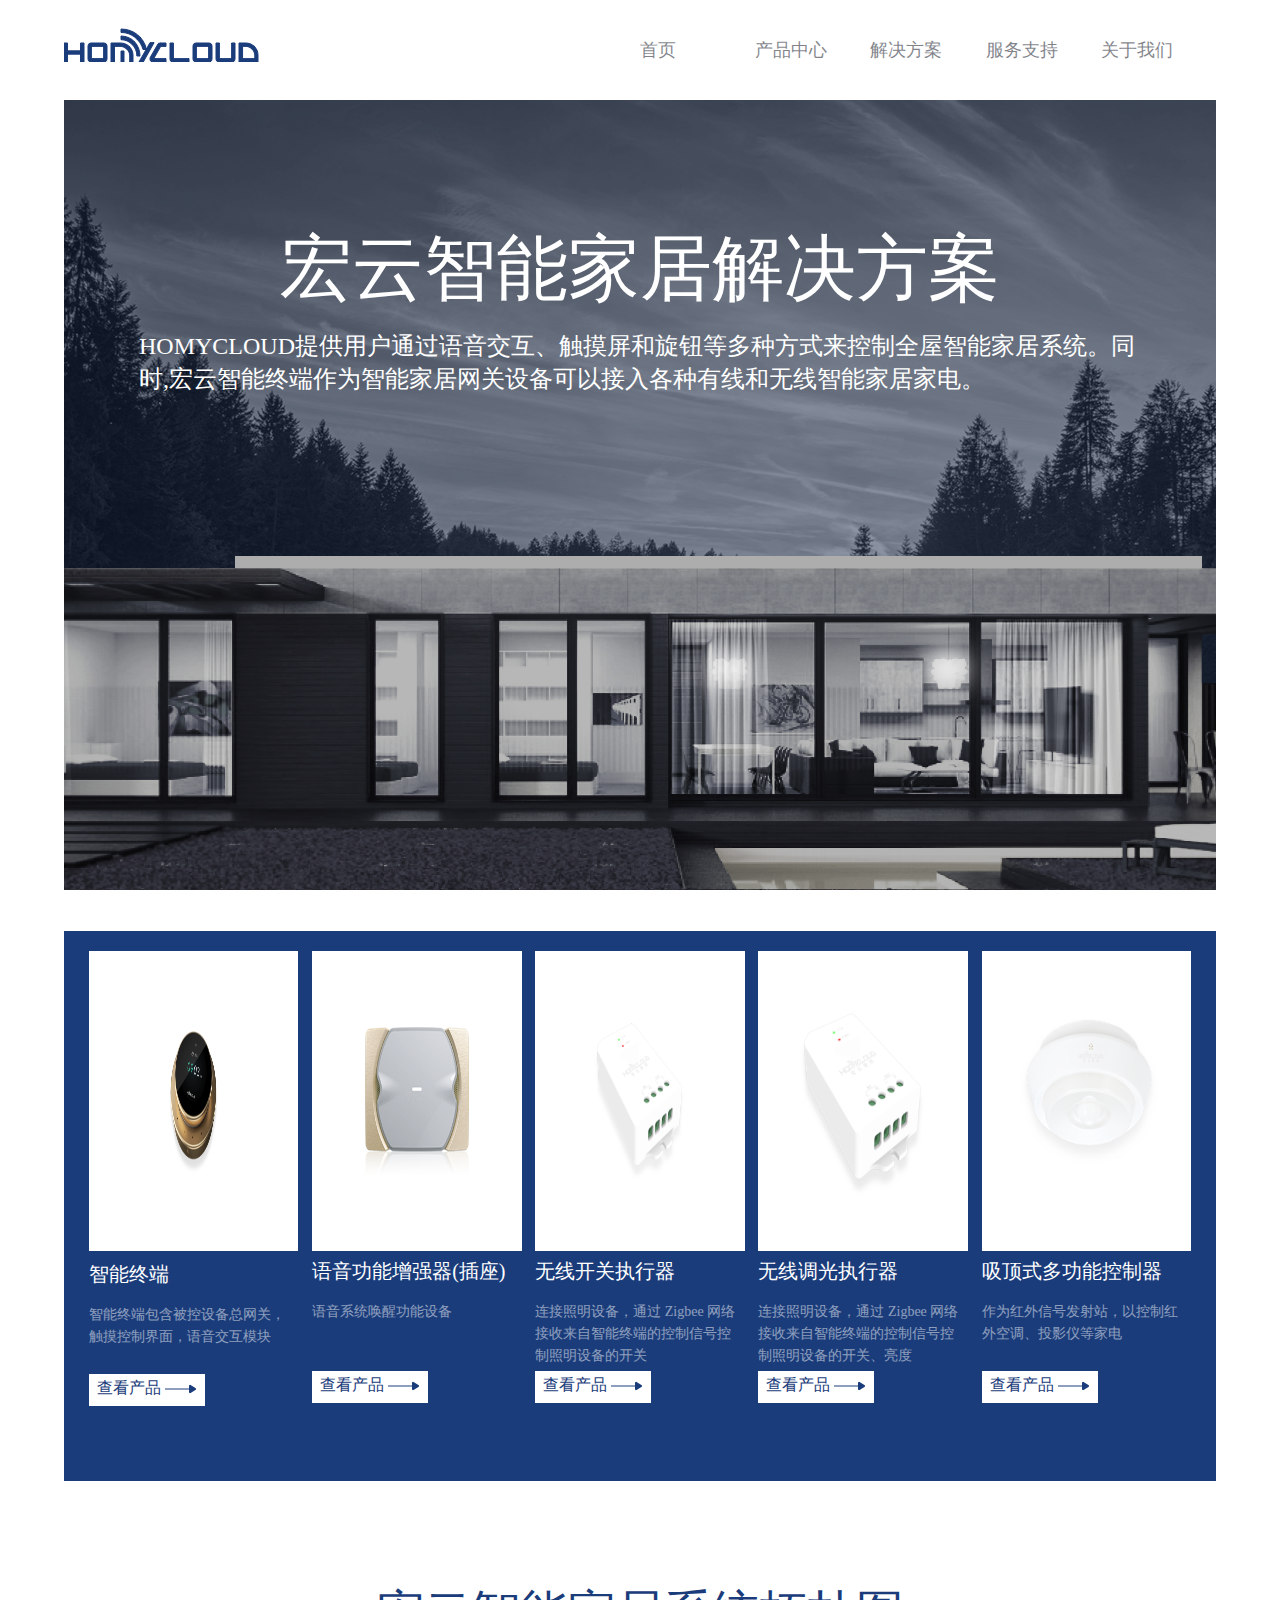
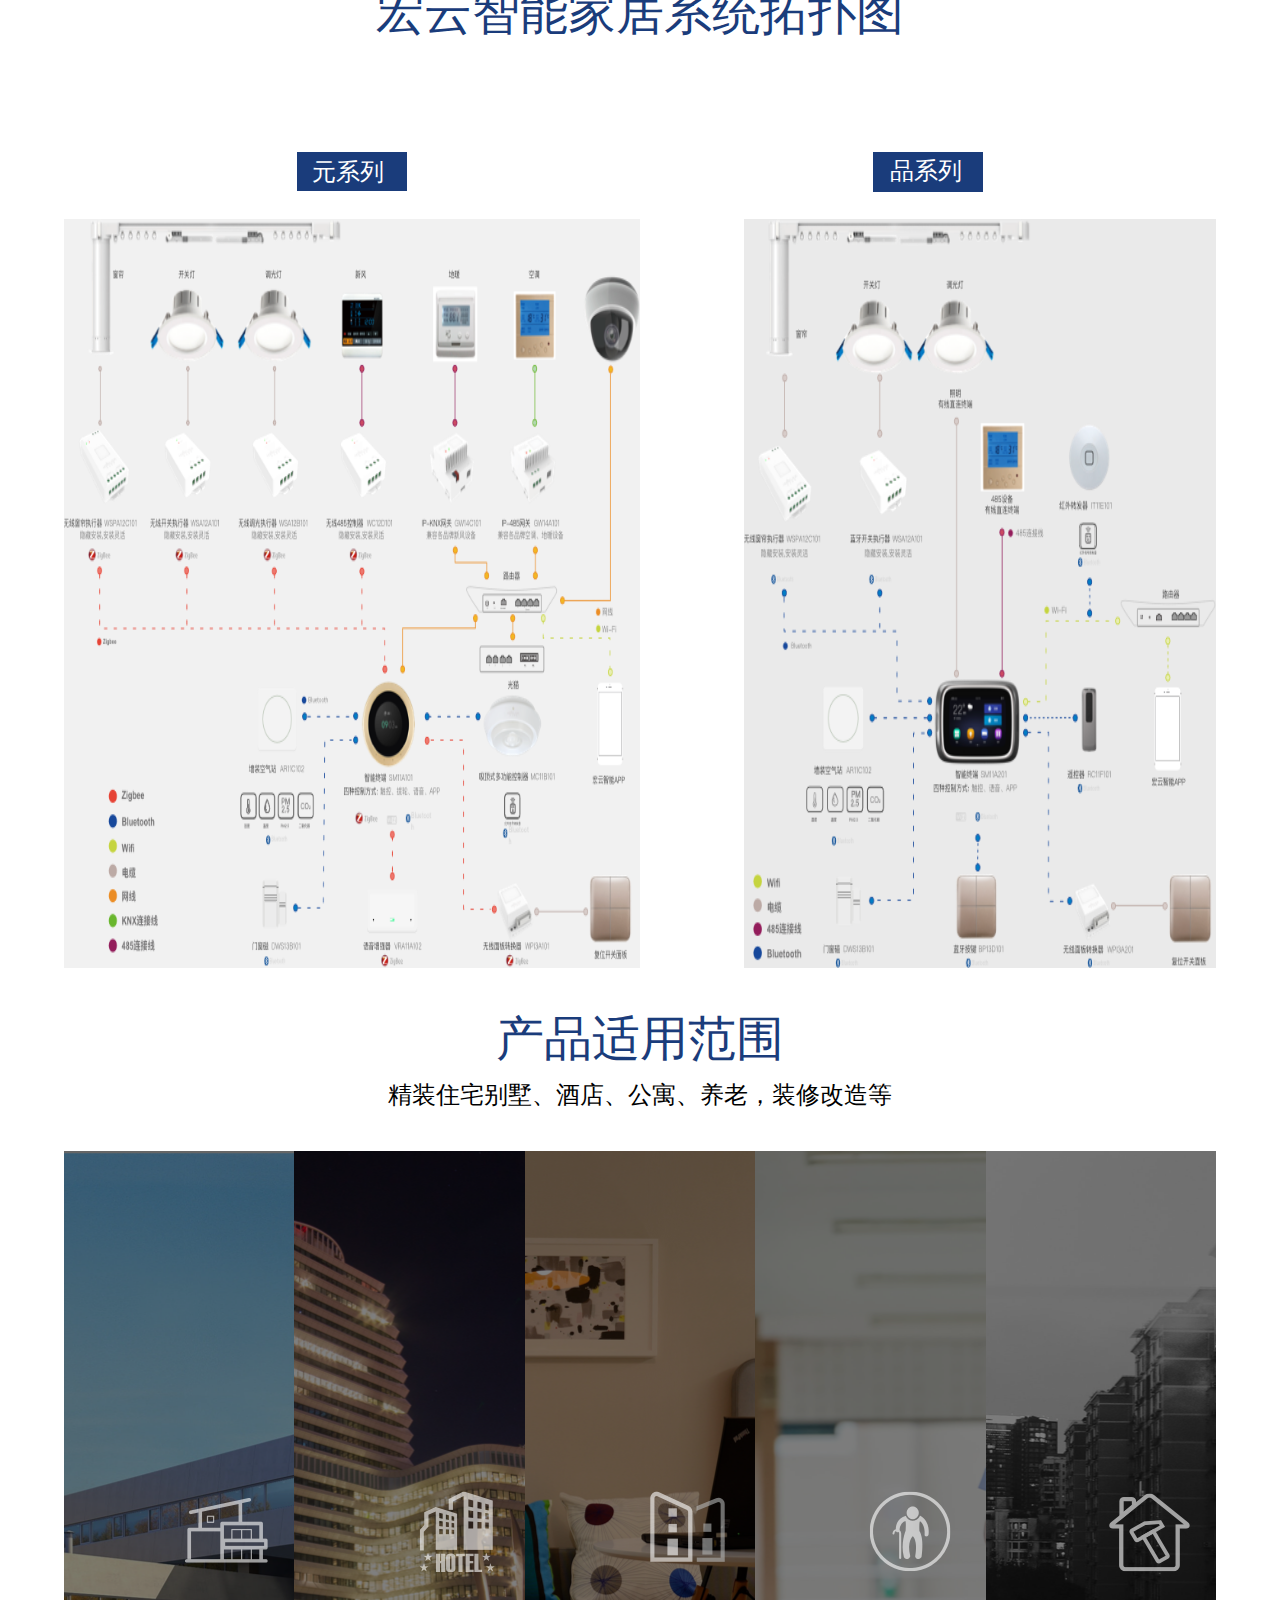
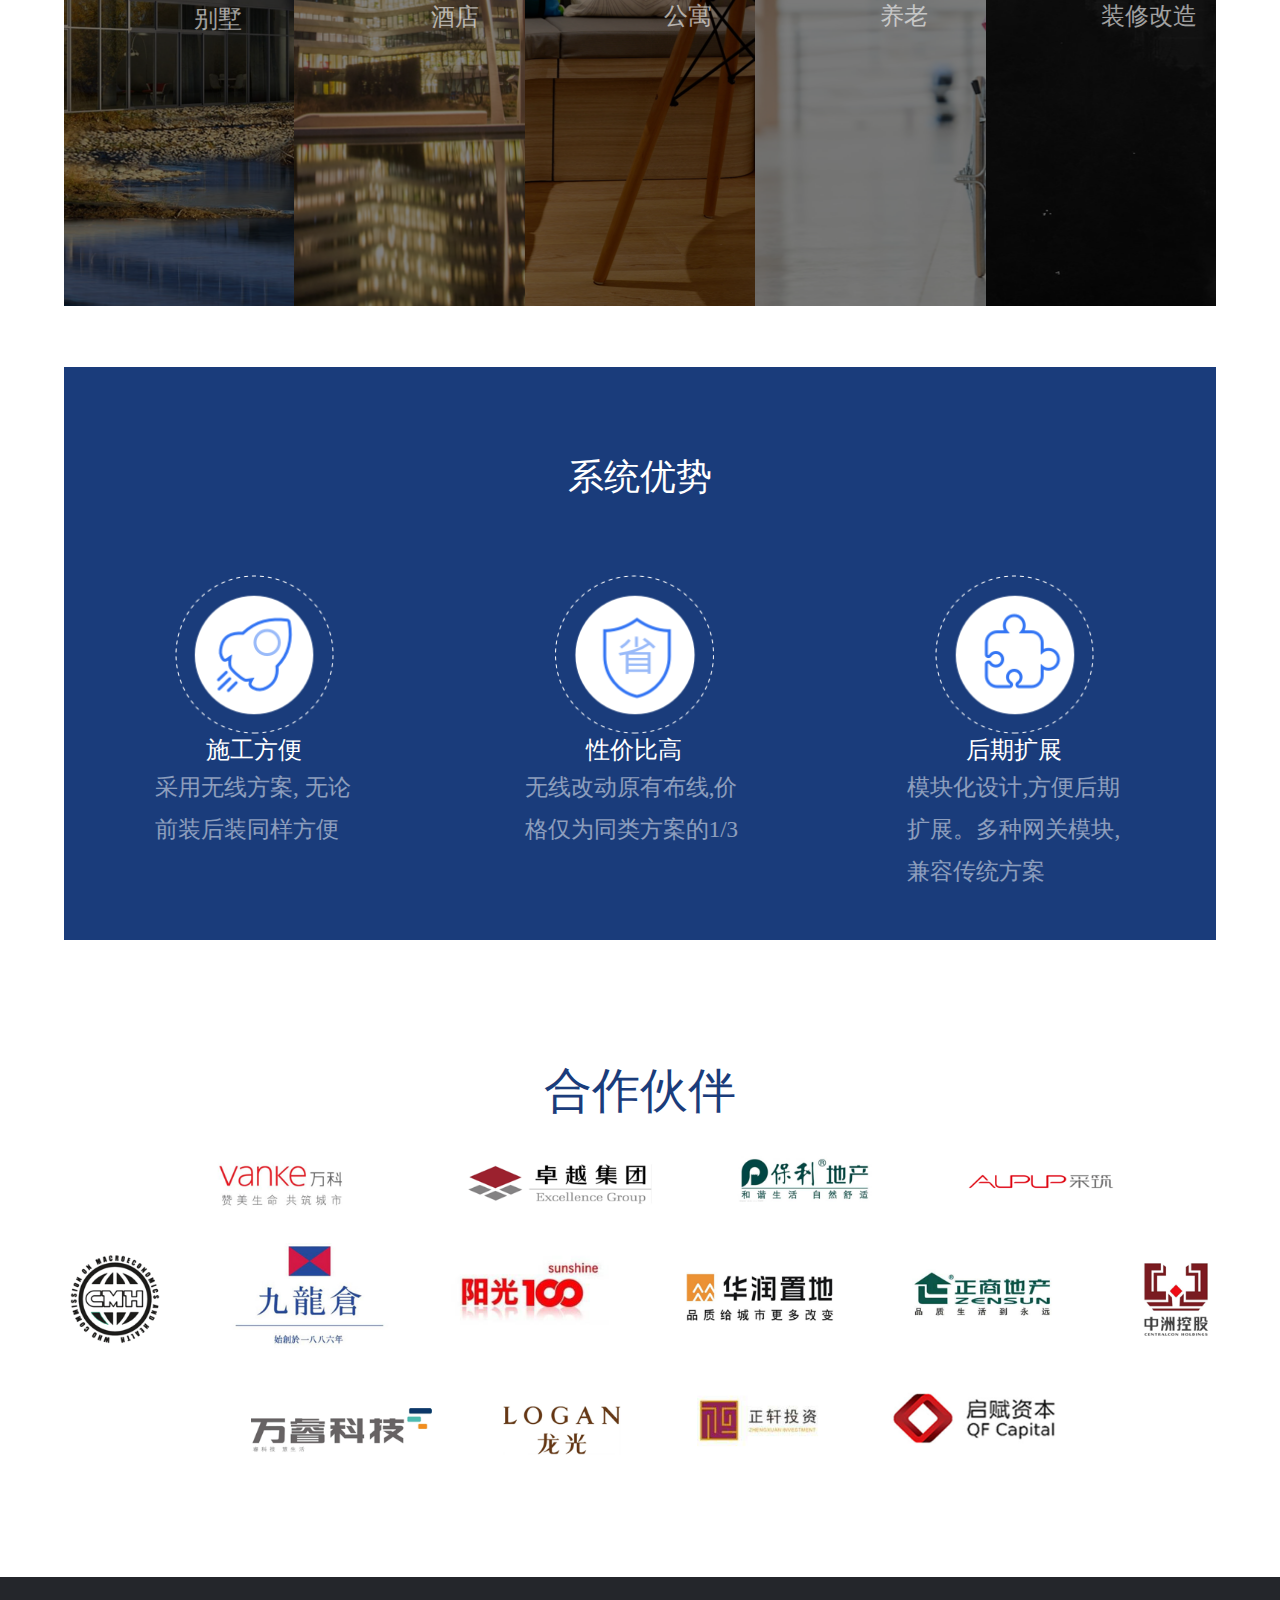
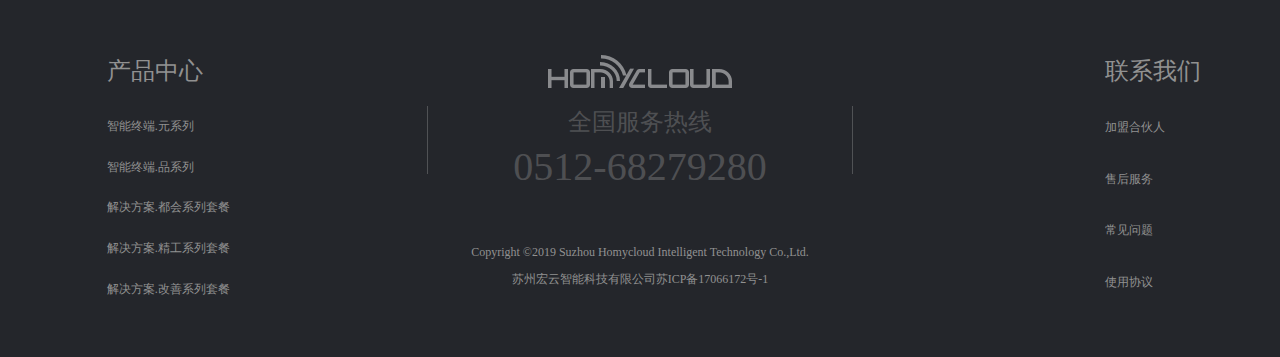
<file: index.html>
<!DOCTYPE html>
<html lang="en">
<head>
	<meta charset="UTF-8">
	<meta name="viewport" content="width=device-width, initial-scale=1.0">
	<meta name="description" content="欢迎来到宏云官网">
	<link rel="stylesheet" href="css/bootstrap.css">
	<link rel="stylesheet" href="css/common.css">
	<link rel="stylesheet" href="css/index.css">
	<title>宏云官网</title>
</head>
<body>
	<header>
		<nav id="navbar">
			<div class="header-logo">
				<img src="images/logo.png" alt="logo">
			</div>
			<div class="container">
				<ul class="clearfix">
					<li><a class="current" href="index.html">首页</a></li>
					<li><a href="intelligentTerminal.html">产品中心</a></li>
					<li><a href="solution.html">解决方案</a></li>
					<li><a href="support.html">服务支持</a></li>
					<li><a href="aboutUs.html">关于我们</a></li>
				</ul>
			</div>
		</nav>
	</header>
	<div class="main-content">
		<div class="banner">
			<div class="banner-names">
				<span>宏云智能家居解决方案</span>
			</div>
			<div class="banner-content">
				<p>HOMYCLOUD提供用户通过语音交互、触摸屏和旋钮等多种方式来控制全屋智能家居系统。同时,宏云智能终端作为智能家居网关设备可以接入各种有线和无线智能家居家电。</p>
			</div>
		</div>
		<div class="products-lists">
			<div class="products">
				<div>
					<div style="padding: 80px">
						<img src="images/product_01.png" alt="01" width="100%" height="143px">
					</div>
					<div>
						<div class="products-names">
							<p>智能终端</p>
						</div>
						<div class="products-introduce">
							<p>智能终端包含被控设备总网关，触摸控制界面，语音交互模块</p>
						</div>
						<a href="./1.html">
							<div class="ic-next">
								<span>查看产品</span>
								<img src="./images/ic_next.png" alt="右箭头">
							</div>
						</a>
					</div>
				</div>
				<div>
					<div style="padding: 76px 53px 75px 53px;">
						<img src="images/product_02.png" alt="02" width="100%" height="149px">
					</div>
					<div>
						<div class="products-names">
							<p>语音功能增强器(插座)</p>
						</div>
						<div class="products-introduce">
							<p>语音系统唤醒功能设备</p>
						</div>
						<a href="./1.html">
							<div class="ic-next">
								<span>查看产品</span>
								<img src="./images/ic_next.png" alt="右箭头">
							</div>
						</a>
					</div>
				</div>
				<div>
					<div style="padding: 72px 59.5px 71.4px 59px;">
						<img src="images/product_03.png" alt="03" width="100%" height="156.6px"> 
					</div>
					<div>
						<div class="products-names">
							<p>无线开关执行器</p>
						</div>
						<div class="products-introduce">
							<p>连接照明设备，通过 Zigbee 网络接收来自智能终端的控制信号控制照明设备的开关</p>
						</div>
						<a href="./1.html">
							<div class="ic-next">
								<span>查看产品</span>
								<img src="./images/ic_next.png" alt="右箭头">
							</div>
						</a>
					</div>
				</div>
				<div>
					<div style="padding: 62px 43px 55px 42px;">
						<img src="images/product_04.png" alt="04" width="100%" height="183px">
					</div>
					<div>
						<div class="products-names">
							<p>无线调光执行器</p>
						</div>
						<div class="products-introduce">
							<p>连接照明设备，通过 Zigbee 网络接收来自智能终端的控制信号控制照明设备的开关、亮度</p>
						</div>
						<a href="./1.html" style="margin-top: 34px;">
							<div class="ic-next">
								<span>查看产品</span>
								<img src="./images/ic_next.png" alt="右箭头">
							</div>
						</a>
					</div>
				</div>
				<div>
					<div style="padding: 67px 33px 86px 38px;">
						<img src="images/product_05.png" alt="05" width="100%" height="147px">
					</div>
					<div>
						<div class="products-names">
							<p>吸顶式多功能控制器</p>
						</div>
						<div class="products-introduce">
							<p>作为红外信号发射站，以控制红外空调、投影仪等家电</p>
						</div>
						<a href="./1.html">
							<div class="ic-next">
								<span>查看产品</span>
								<img src="./images/ic_next.png" alt="右箭头">
							</div>
						</a>
					</div>
				</div>
			</div>
		</div>
		<div class="topological-graph">
			<span>宏云智能家居系统拓扑图</span>
		</div>
		<div class="topological-graph-series">
			<div class="series-left">
				<div class="meta-series-name">
					<p>
						元系列
					</p>
				</div>
				<div class="meta-series-picture">
					<img src="./images/img_01.png" alt="元系列图片" width="100%" height="749.2px">
				</div>
			</div>
			<div class="series-right">
				<div class="product-series-name">
					<p>
						品系列
					</p>
				</div>
				<div class="product-series-picture">
					<img src="./images/img_02.png" alt="品系列图片" width="100%" height="749.2px">
				</div>
			</div>
		</div>
		<div class="suit">
			<span>产品适用范围</span>
		</div>
		<div class="range">
			<span>精装住宅别墅、酒店、公寓、养老，装修改造等</span>
		</div>
		<div class="range-picture"> 
			<div class="office-building-villa-rendering-visualization">
				<div>
					<img src="./images/ic_villa_nor.png" alt="">
				</div>
				<span>别墅</span>
			</div>
			<div class="hotel">
				<div>
					<img src="./images/ic_hotel_nor.png" alt="">
				</div>
				<span>酒店</span>
			</div>
			<div class="hotel-guest-room">
				<div>
					<img src="./images/ic_apartment_nor.png" alt="">
				</div>
				<span>公寓</span>
			</div>
			<div class="asia-assistance-carer-caretaker">
				<div>
					<img src="./images/ic_aged_nor.png" alt="">
				</div>
				<span>养老</span>
			</div>
			<div class="buildings-houses-apartments">
				<div>
					<img src="./images/ic_transform_nor.png" alt="">
				</div>
				<span>装修改造</span>
			</div>
		</div>
		<div class="advantage">
			<div class="advange-title">
				<h1>系统优势</h1>
			</div>
			<div class="specific-advantages clearfix">
				<div class="specific-advantages-item1 pull-left">
					<div class="specific-advantages-item1-picture">
						<img src="./images/ic_advantage01.png" alt="" width="159px" height="159px">
					</div>
					<div class="specific-advantages-item1-name">
						<span>施工方便</span>
					</div>
					<div class="specific-advantages-item1-info">
						<span>采用无线方案, 无论前装后装同样方便</span>
					</div>
				</div>
				<div class="specific-advantages-item2 pull-left">
					<div class="specific-advantages-item2-picture">
						<img src="./images/ic_advantage02.png" alt="" width="159px" height="159px">
					</div>
					<div class="specific-advantages-item2-name">
						<span>性价比高</span>
					</div>
					<div class="specific-advantages-item2-info">
						<span>无线改动原有布线,价格仅为同类方案的1/3</span>
					</div>
				</div>
				<div class="specific-advantages-item3 pull-left">
					<div class="specific-advantages-item3-picture">
						<img src="./images/ic_advantage03.png" alt="" width="159px" height="159px">
					</div>
					<div class="specific-advantages-item3-name">
						<span>后期扩展</span>
					</div>
					<div class="specific-advantages-item3-info">
						<span>模块化设计,方便后期扩展。多种网关模块,兼容传统方案</span>
					</div>
				</div>
			</div>
		</div>
		<div class="partner">
			<span>
				合作伙伴
			</span>
		</div>
		<div class="partner-picture">
			<img src="./images/img_partners.png" alt="" width="100%">
		</div>
	</div>
	<footer id="main-footer">
		<div class="product-center">
			<div>
				<div class="product-center-name">
					<span>产品中心</span>
				</div>
				<div class="product-center-list1">
					<span>智能终端.元系列</span>
				</div>
				<div class="product-center-list2">
					<span>智能终端.品系列</span>
				</div>
				<div class="product-center-list3">
					<span>解决方案.都会系列套餐</span>
				</div>
				<div class="product-center-list4">
					<span>解决方案.精工系列套餐</span>
				</div>
				<div class="product-center-list5">
					<span>解决方案.改善系列套餐</span>
				</div>
			</div>
		</div>
		<div class="hotline">
			<div class="hotline-logo">
				<img src="./images/logo1.png" alt="" width="184px" height="33px">
			</div>
			<div class="hotline-border">
				<div class="hotline-name">
					<span>全国服务热线</span>
				</div>
				<div class="hotline-telephone">
					<span>0512-68279280</span>
				</div>
			</div>
			<div class="company-information">
				<p>Copyright &copy;2019 Suzhou Homycloud Intelligent Technology Co.,Ltd.</p>
				<p>苏州宏云智能科技有限公司苏ICP备17066172号-1</p>
			</div> 
		</div>
		<div class="contact-us">
			<div>
				<div class="contact-us-name">
					<span>联系我们</span>
				</div>
				<div class="contact-us-name-item1">
					<span>加盟合伙人</span>
				</div>
				<div class="contact-us-name-item2">
					<span>售后服务</span>
				</div>
				<div class="contact-us-name-item3">
					<span>常见问题</span>
				</div>
				<div class="contact-us-name-item4">
					<span>使用协议</span>
				</div>
			</div>
		</div>
	</footer>
</body>
</html>
</file>
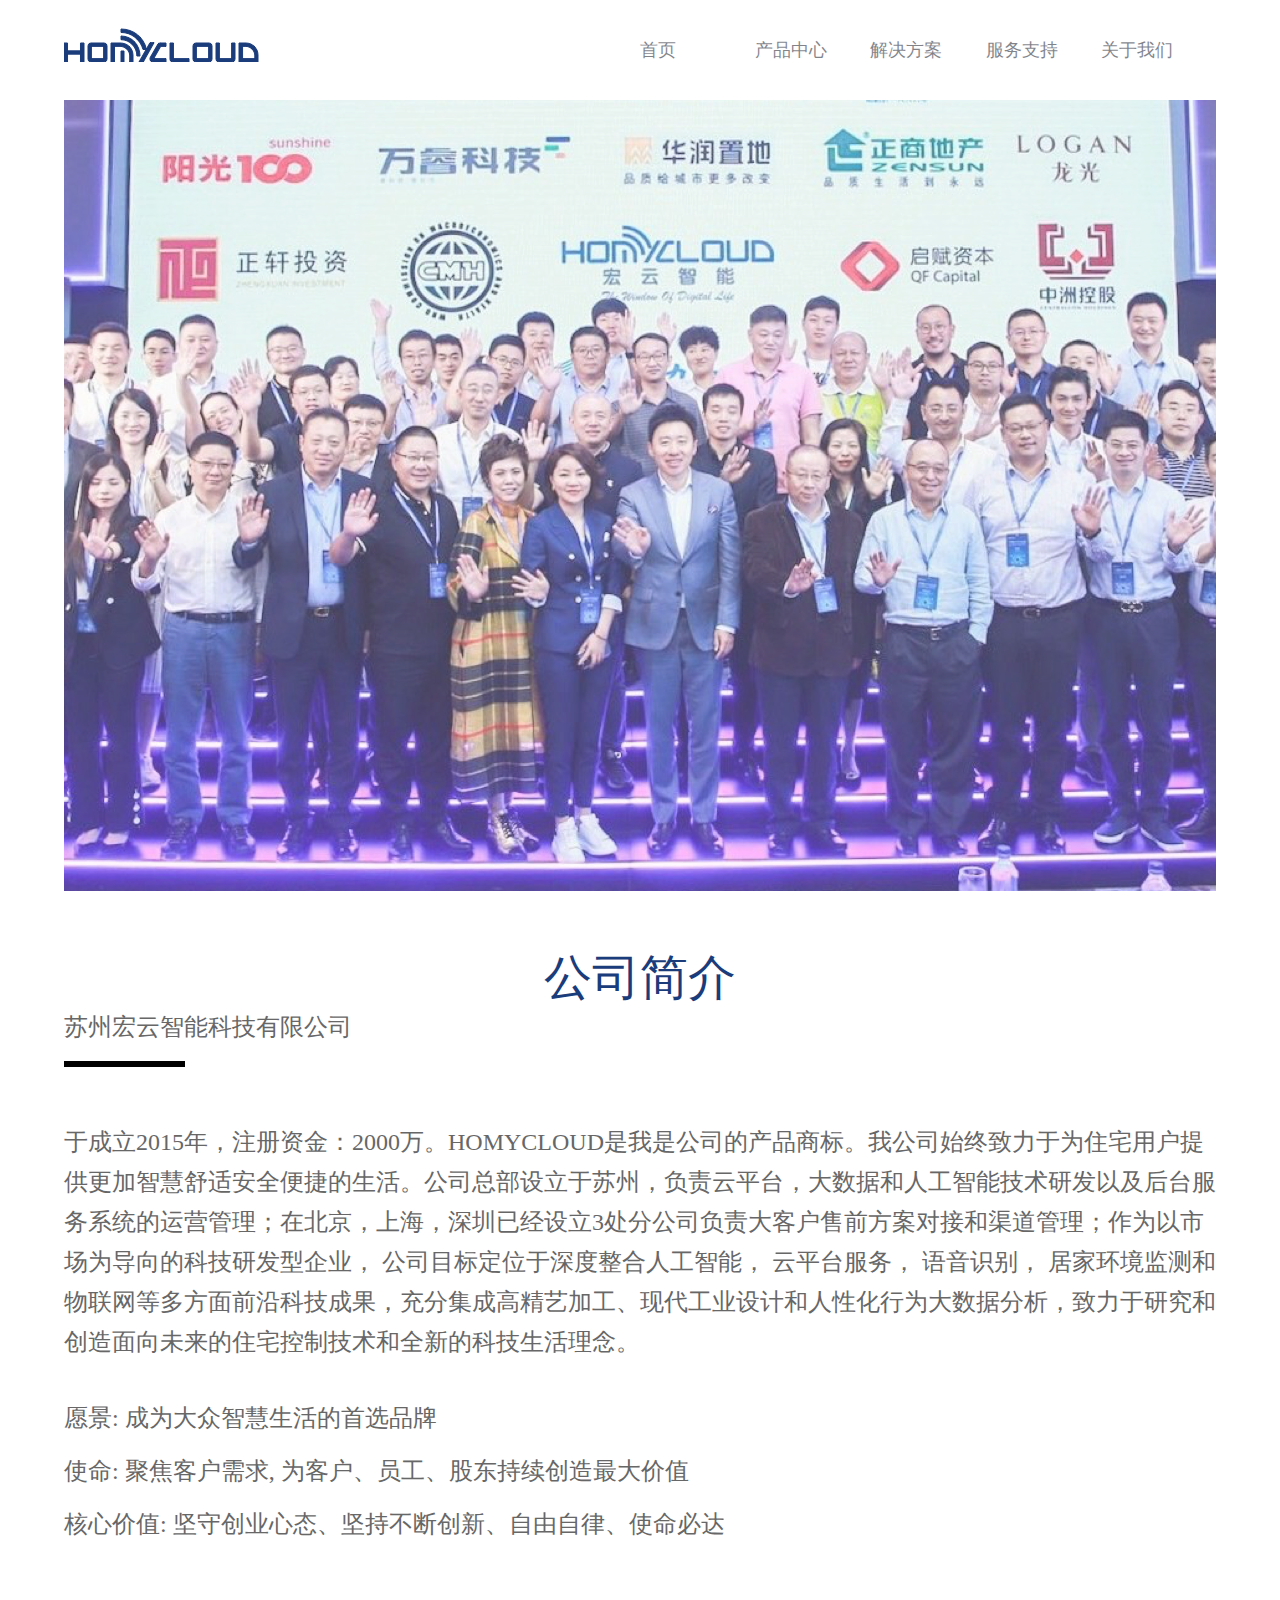
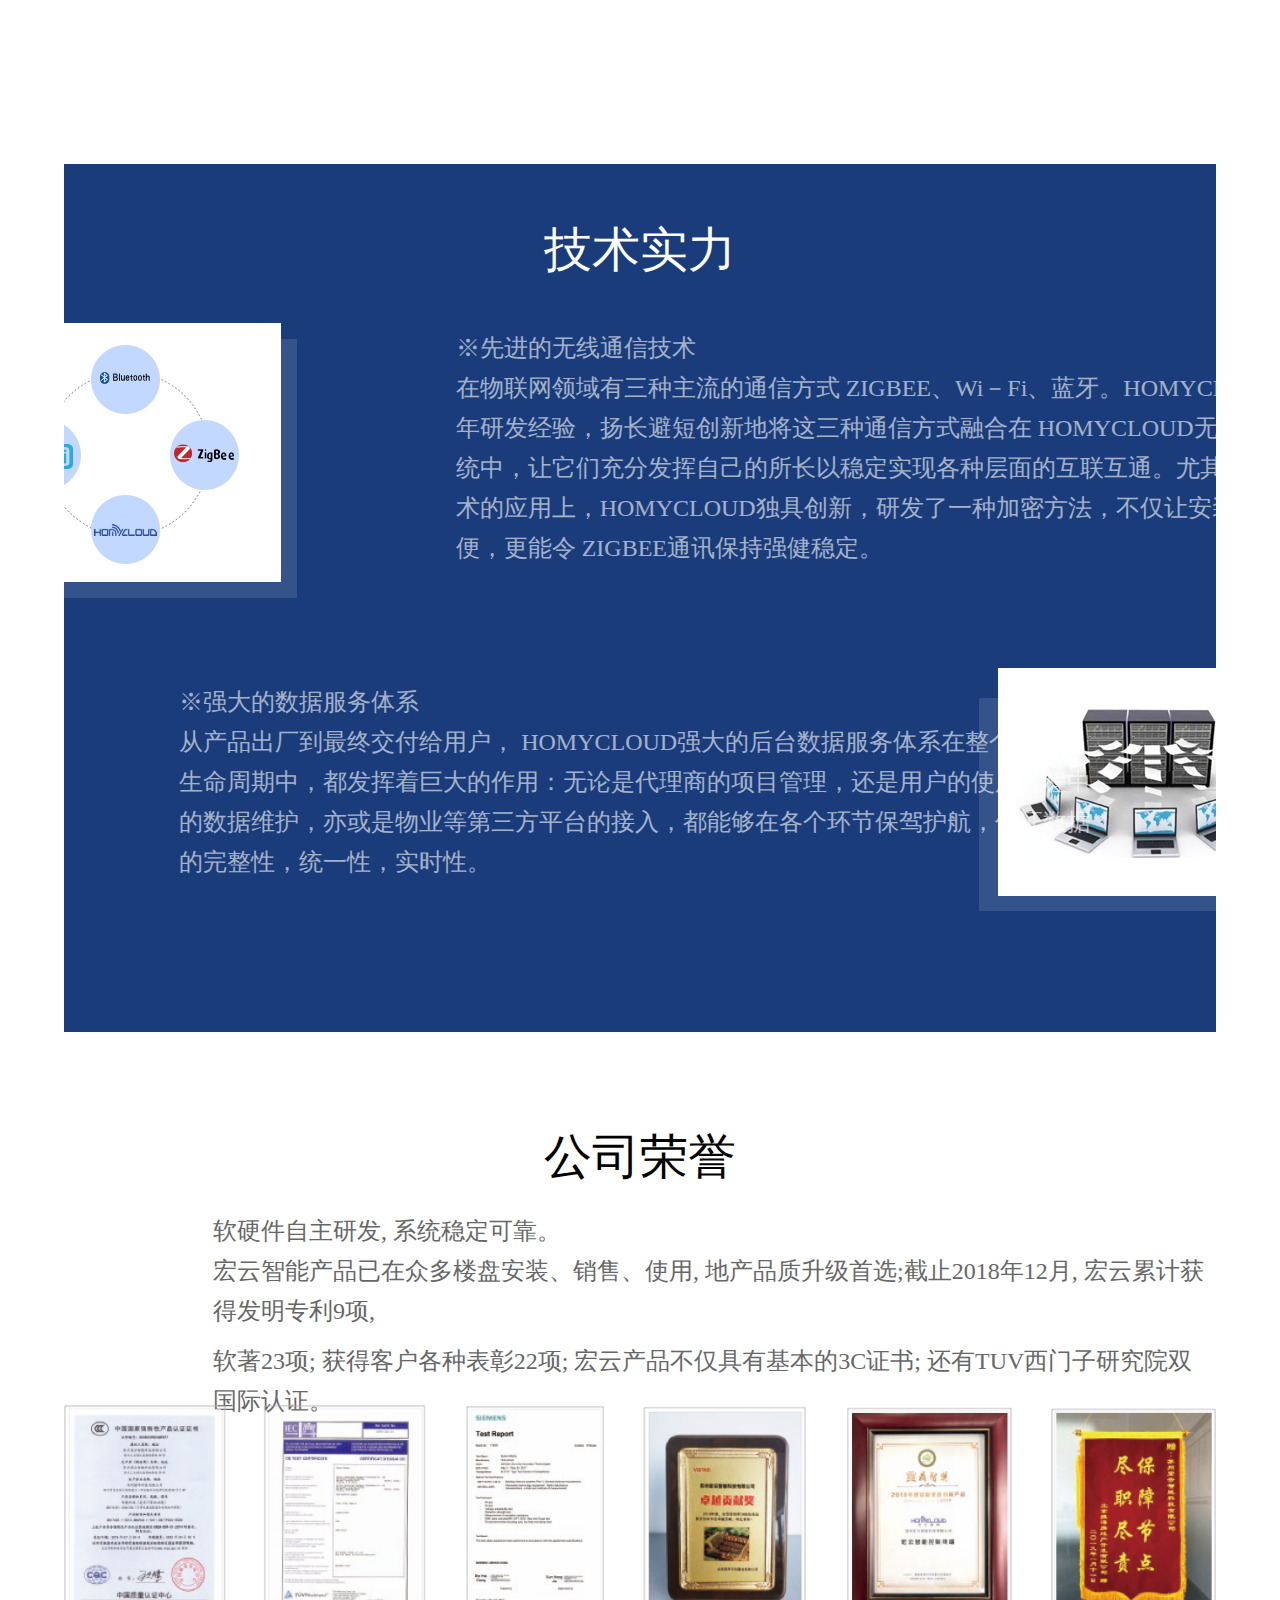
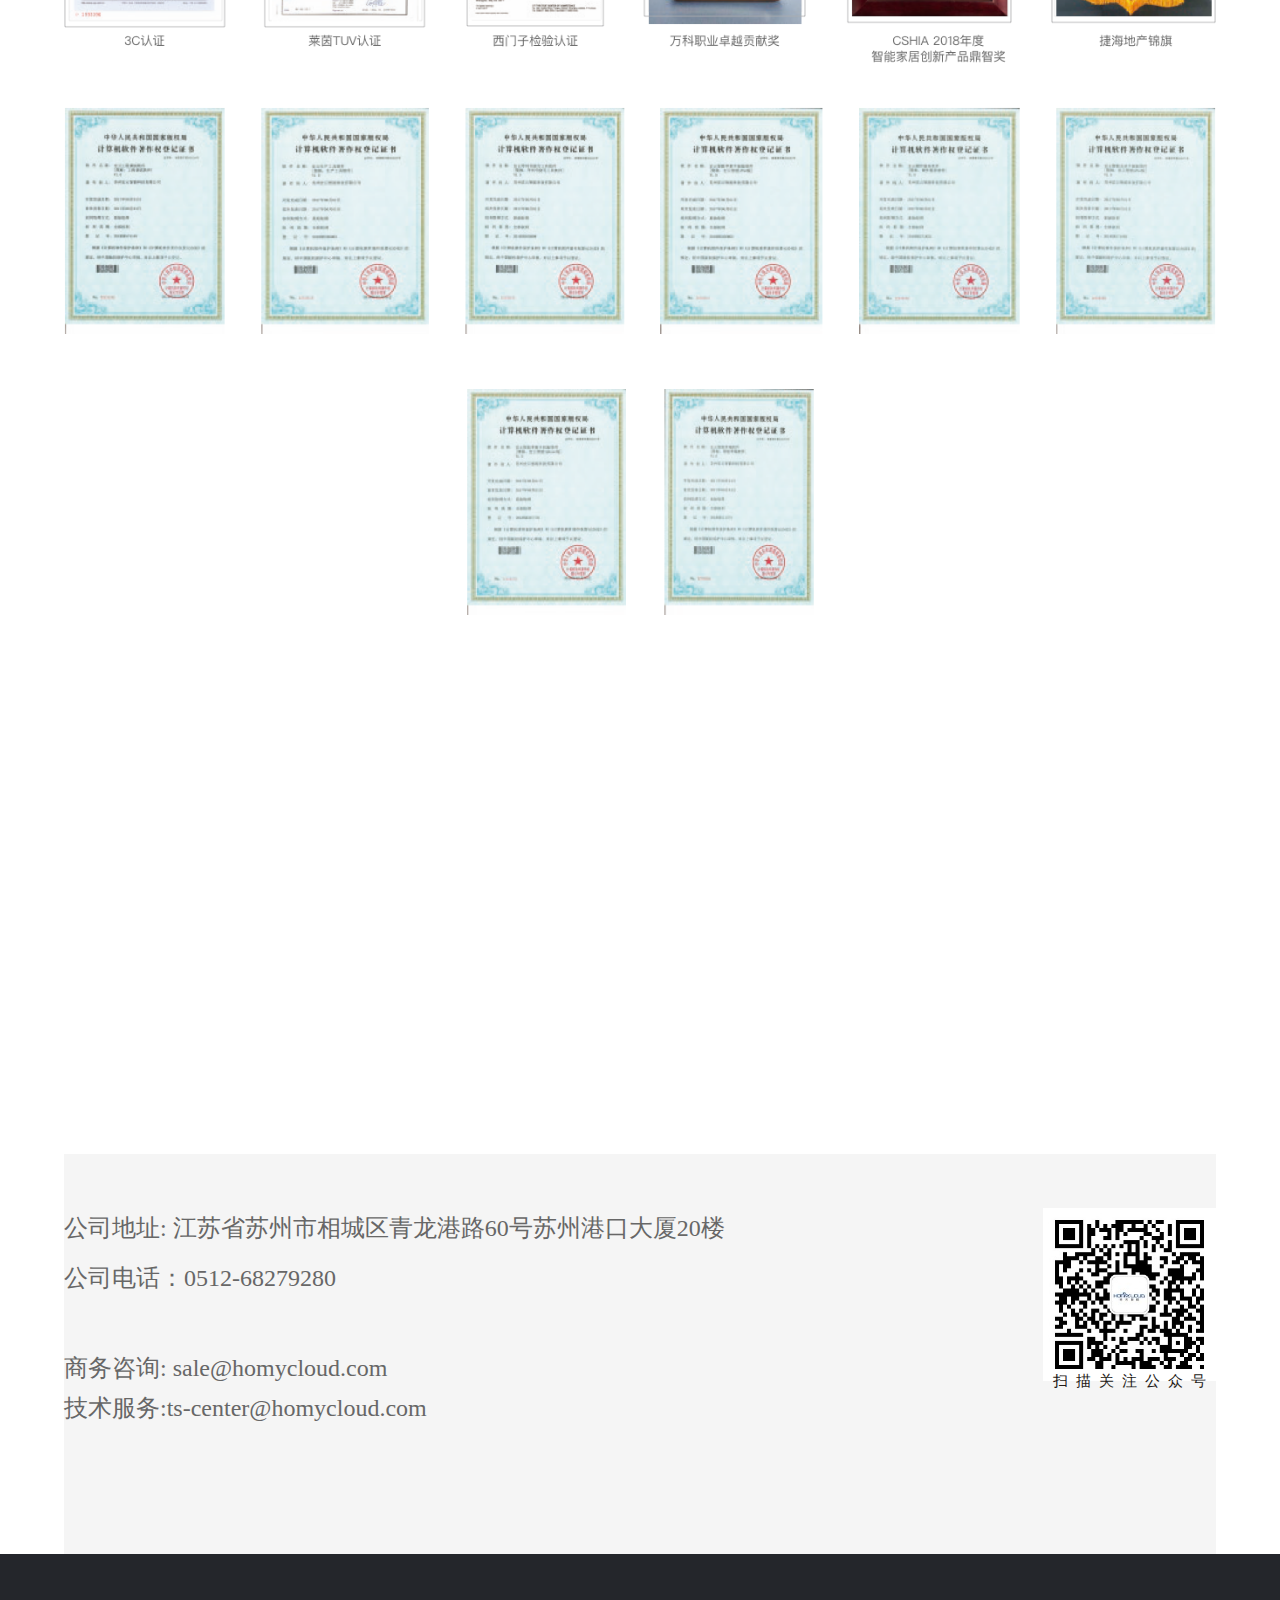
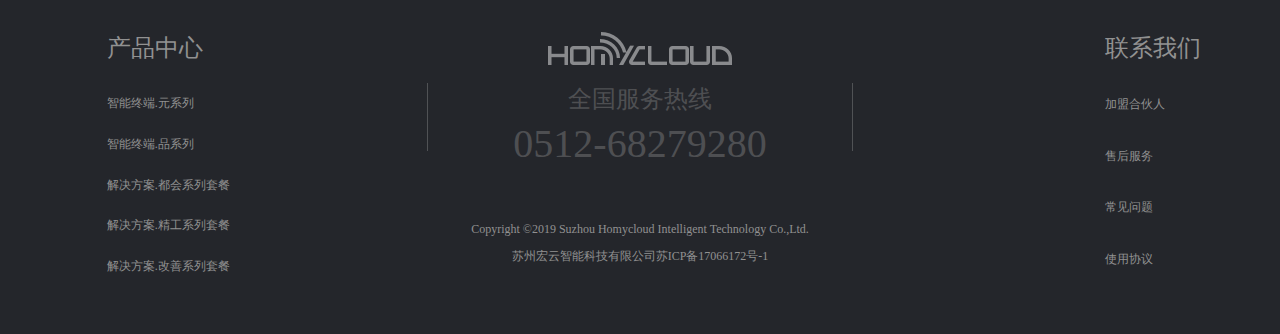
<file: aboutUs.html>
<!DOCTYPE html>
<html lang="en">
<head>
	<meta charset="UTF-8">
	<meta name="viewport" content="width=device-width, initial-scale=1.0">
	<meta name="description" content="欢迎来到宏云官网">
	<link rel="stylesheet" href="css/bootstrap.css">
	<link rel="stylesheet" href="css/common.css">
	<link rel="stylesheet" href="css/aboutUs.css">
	<title>宏云官网</title>
</head>
<body>
	<header>
		<nav id="navbar">
			<div class="header-logo">
				<img src="images/logo.png" alt="logo">
			</div>
			<div class="container">
				<ul class="clearfix">
					<li><a class="current" href="index.html">首页</a></li>
					<li><a href="intelligentTerminal.html">产品中心</a></li>
					<li><a href="solution.html">解决方案</a></li>
					<li><a href="support.html">服务支持</a></li>
					<li><a href="aboutUs.html">关于我们</a></li>
				</ul>
			</div>
		</nav>
	</header>
	<div class="main-content">
		<div class="banner"></div>
		<div class="brief-introduction">
			<span>公司简介</span>
		</div>
		<div class="company-name">
			<span>苏州宏云智能科技有限公司</span>
		</div>
		<div class="underline"></div>
		<div class="company-history">
			<span>于成立2015年，注册资金：2000万。HOMYCLOUD是我是公司的产品商标。我公司始终致力于为住宅用户提供更加智慧舒适安全便捷的生活。公司总部设立于苏州，负责云平台，大数据和人工智能技术研发以及后台服务系统的运营管理；在北京，上海，深圳已经设立3处分公司负责大客户售前方案对接和渠道管理；作为以市场为导向的科技研发型企业， 公司目标定位于深度整合人工智能， 云平台服务， 语音识别， 居家环境监测和物联网等多方面前沿科技成果，充分集成高精艺加工、现代工业设计和人性化行为大数据分析，致力于研究和创造面向未来的住宅控制技术和全新的科技生活理念。</span>
		</div>
		<div class="company-vision">
			<span>愿景:  成为大众智慧生活的首选品牌</span>
		</div>
		<div class="company-mission">
			<span>使命:  聚焦客户需求, 为客户、员工、股东持续创造最大价值</span>
		</div>
		<div class="company-core-values">
			<span>核心价值:  坚守创业心态、坚持不断创新、自由自律、使命必达</span>
		</div>
		<div class="technical-strength">
			<div class="technical-strength-name">
				<span>技术实力</span>
			</div>
			<div class="technical-strength-item1">
				<span>※先进的无线通信技术</span>
				<p>在物联网领域有三种主流的通信方式 ZIGBEE、Wi－Fi、蓝牙。HOMYCLOUD结合多年研发经验，扬长避短创新地将这三种通信方式融合在 HOMYCLOUD无线智能家居系统中，让它们充分发挥自己的所长以稳定实现各种层面的互联互通。尤其在 ZIGBEE技术的应用上，HOMYCLOUD独具创新，研发了一种加密方法，不仅让安装部署更加方便，更能令 ZIGBEE通讯保持强健稳定。</p>
			</div>
			<div class="technical-strength-item2">
				<span>※强大的数据服务体系</span>
				<p>从产品出厂到最终交付给用户， HOMYCLOUD强大的后台数据服务体系在整个产品的生命周期中，都发挥着巨大的作用：无论是代理商的项目管理，还是用户的使用过程中的数据维护，亦或是物业等第三方平台的接入，都能够在各个环节保驾护航，保证数据的完整性，统一性，实时性。</p>
			</div>
		</div>
		<div class="company-honor">
			<div class="company-honor-name">
				<span>公司荣誉</span>
			</div>
			<div class="company-honor-info">
				<span>软硬件自主研发, 系统稳定可靠。</span>
				<p>宏云智能产品已在众多楼盘安装、销售、使用, 地产品质升级首选;截止2018年12月, 宏云累计获得发明专利9项,</p>
				<p>软著23项; 获得客户各种表彰22项; 宏云产品不仅具有基本的3C证书; 还有TUV西门子研究院双国际认证。</p>
			</div>
			<div class="company-honor-picture">
				<img src="./images/img_enterprise_honor.png" alt="" width="100%">
			</div>
			<div class="company-address">
				<div class="company-address-detail">
					<div class="code">
						<img src="./images/code.jpg" alt="" width="173px" >
						<div class="code-word">
							<span>扫描关注公众号</span>
						</div>
					</div>
					<p>公司地址: 江苏省苏州市相城区青龙港路60号苏州港口大厦20楼</p>
					<p>公司电话：0512-68279280</p>
					<div class="company-address-detail-format">
						<span>商务咨询: sale@homycloud.com</span>
					</div>
					<p>技术服务:ts-center@homycloud.com</p>
				</div>
			</div>
		</div>
	</div>
	<footer id="main-footer">
		<div class="product-center">
			<div>
				<div class="product-center-name">
					<span>产品中心</span>
				</div>
				<div class="product-center-list1">
					<span>智能终端.元系列</span>
				</div>
				<div class="product-center-list2">
					<span>智能终端.品系列</span>
				</div>
				<div class="product-center-list3">
					<span>解决方案.都会系列套餐</span>
				</div>
				<div class="product-center-list4">
					<span>解决方案.精工系列套餐</span>
				</div>
				<div class="product-center-list5">
					<span>解决方案.改善系列套餐</span>
				</div>
			</div>
		</div>
		<div class="hotline">
			<div class="hotline-logo">
				<img src="./images/logo1.png" alt="" width="184px" height="33px">
			</div>
			<div class="hotline-border">
				<div class="hotline-name">
					<span>全国服务热线</span>
				</div>
				<div class="hotline-telephone">
					<span>0512-68279280</span>
				</div>
			</div>
			<div class="company-information">
				<p>Copyright &copy;2019 Suzhou Homycloud Intelligent Technology Co.,Ltd.</p>
				<p>苏州宏云智能科技有限公司苏ICP备17066172号-1</p>
			</div> 
		</div>
		<div class="contact-us">
			<div>
				<div class="contact-us-name">
					<span>联系我们</span>
				</div>
				<div class="contact-us-name-item1">
					<span>加盟合伙人</span>
				</div>
				<div class="contact-us-name-item2">
					<span>售后服务</span>
				</div>
				<div class="contact-us-name-item3">
					<span>常见问题</span>
				</div>
				<div class="contact-us-name-item4">
					<span>使用协议</span>
				</div>
			</div>
		</div>
	</footer>
</body>
</html>
</file>
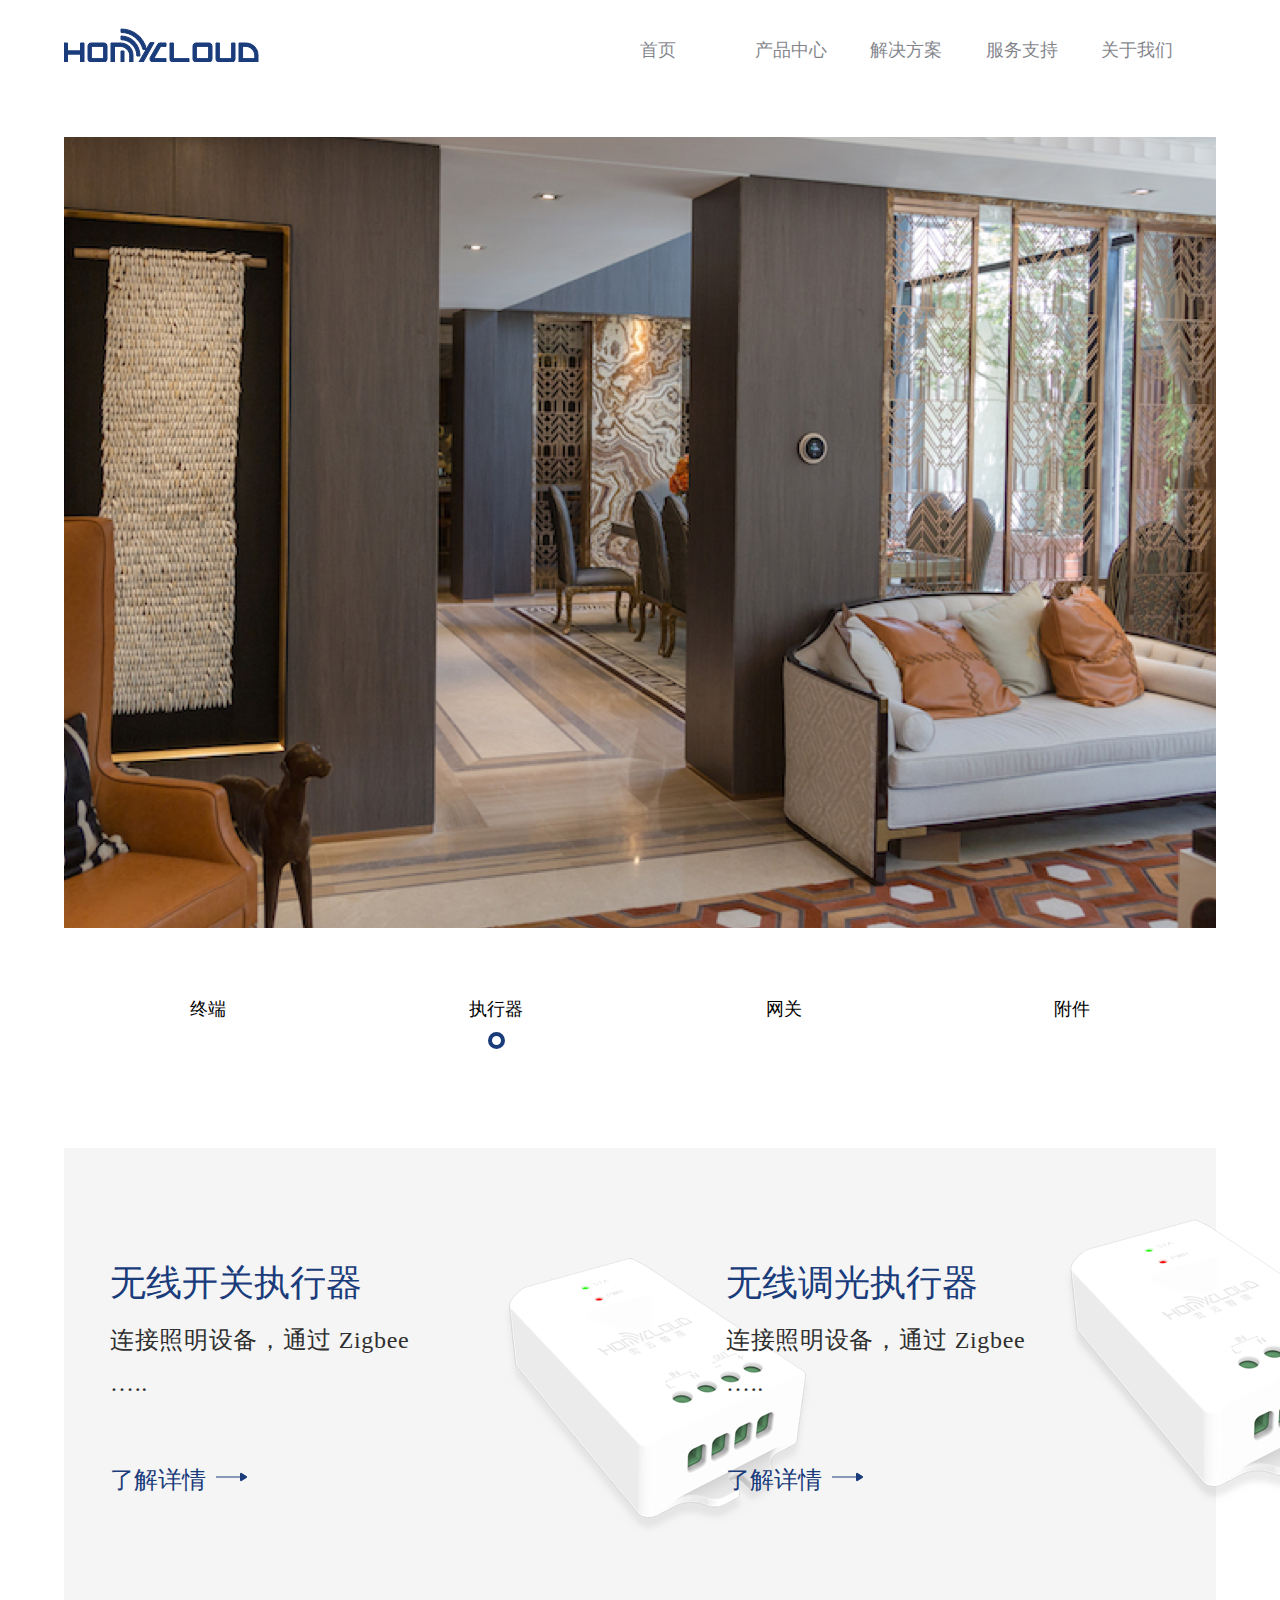
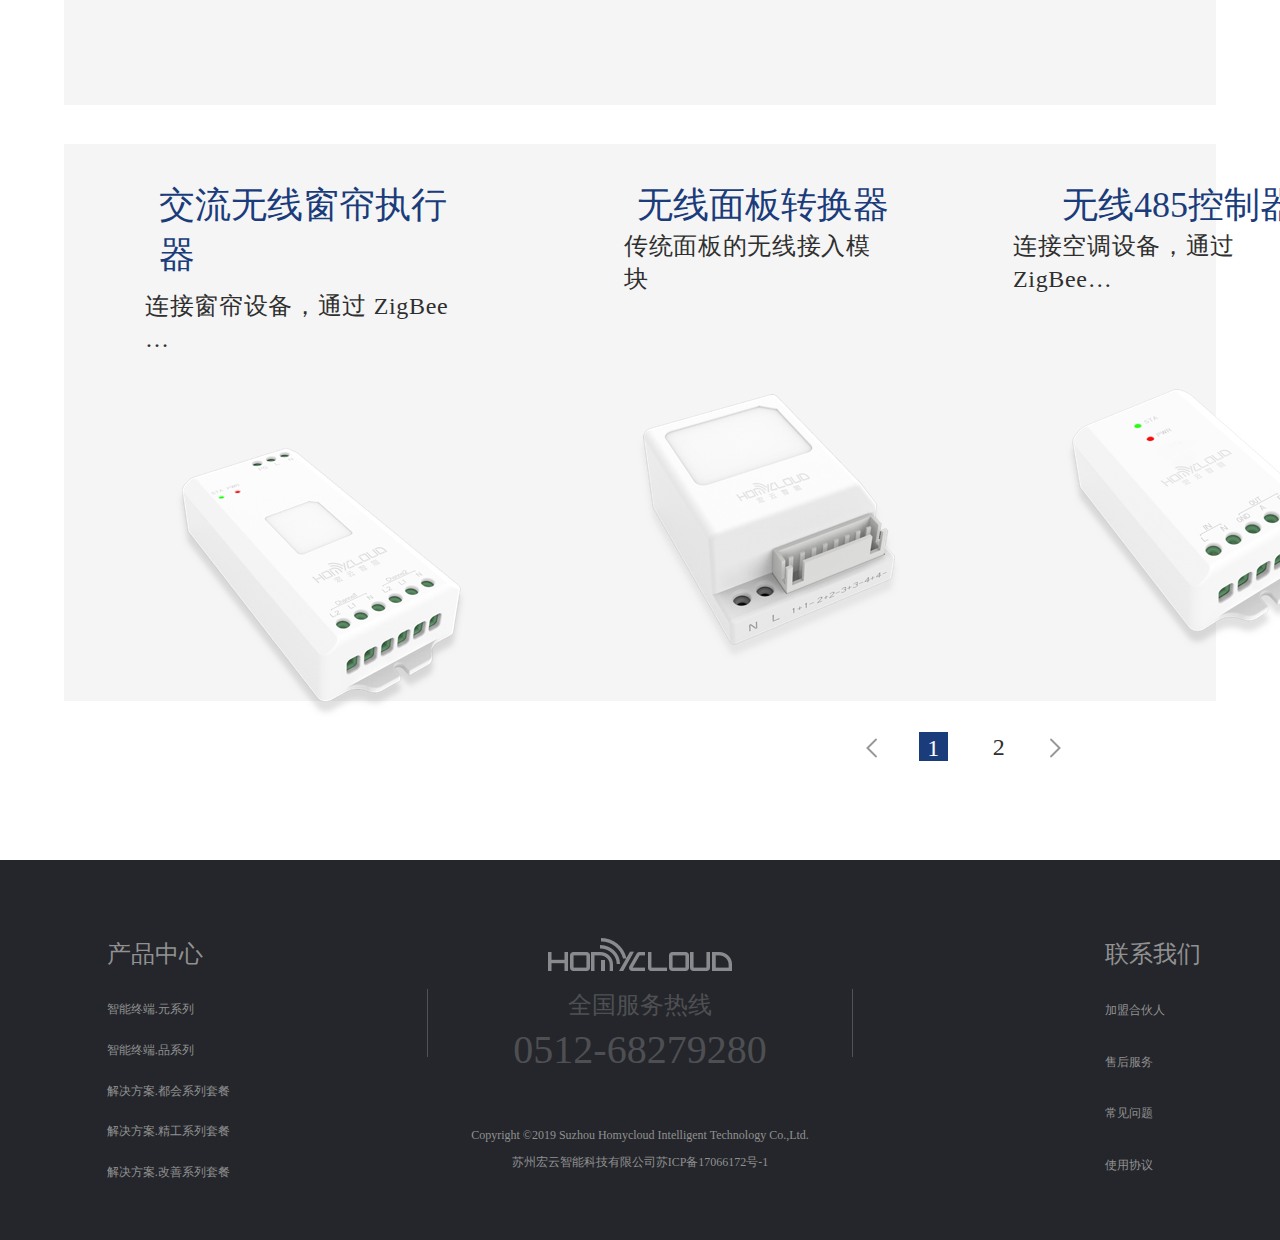
<file: actuator.html>
<!DOCTYPE html>
<html lang="en">
<head>
	<meta charset="UTF-8">
	<meta name="viewport" content="width=device-width, initial-scale=1.0">
	<meta name="description" content="欢迎来到宏云官网">
	<link rel="stylesheet" href="css/bootstrap.css">
	<link rel="stylesheet" href="css/common.css">
	<link rel="stylesheet" href="css/actuator.css">
	<title>宏云官网</title>
</head>
<body>
	<header>
		<nav id="navbar">
			<div class="header-logo">
				<img src="images/logo.png" alt="logo">
			</div>
			<div class="container">
				<ul class="clearfix">
					<li><a class="current" href="index.html">首页</a></li>
					<li><a href="intelligentTerminal.html">产品中心</a></li>
					<li><a href="solution.html">解决方案</a></li>
					<li><a href="support.html">服务支持</a></li>
					<li><a href="aboutUs.html">关于我们</a></li>
				</ul>
			</div>
		</nav>
	</header>
	<div class="main-content">
		<div class="banner-product"></div>
		<div class="product-list">
			<div class="product-list-terminal-item1">
				<a href="./intelligentTerminal.html">
					<div class="product-list-terminal-item1-words">
						<p>终端</p>
					</div>
				</a>
			</div>
			<div class="product-list-terminal-item2">
				<a href="./sss.html">
					<div class="product-list-terminal-item2-words">
						<p>执行器</p>
					</div>
				</a>
				<div class="product-list-terminal-item2-ring"></div>
			</div>
			<div class="product-list-terminal-item3">
				<div class="product-list-terminal-item3-words">
					<p>网关</p>
				</div>
			</div>
			<div  class="product-list-terminal-item4">
				<div class="product-list-terminal-item4-words">
					<p>附件</p>
				</div>
			</div> 
		</div>
		<div class="actuators-item1">
			<div class="actuators-item1-left">
				<div class="actuators-item1-left-list">
					<div class="actuators-item1-list-detail-left-words">
						<div class="actuators-item1-list-detail-left-words-title">
							<span>无线开关执行器</span>
						</div>
						<div class="actuators-item1-list-detail-left-words-content">
							<p>连接照明设备，通过 Zigbee</p>
							<p>….. </p>
						</div>
						<div class="actuators-item1-list-detail-left-words-detail">
							<span>了解详情</span>
							<div class="actuators-item1-list-detail-left-words-next">
								<img src="./images/ic_next.png" alt="">
							</div>
						</div>
					</div>
					<div class="actuators-item1-list-detail-left-picture">
						<img src="./images/product_center05.png" alt="">
					</div>
				</div>
			</div>
			<div class="actuators-item1-right">
				<div class="actuators-item1-right-list">
					<div class="actuators-item1-list-detail-right-words">
						<div class="actuators-item1-list-detail-right-words-title">
							<span>无线调光执行器</span>
						</div>
						<div class="actuators-item1-list-detail-right-words-content">
							<p>连接照明设备，通过 Zigbee</p>
							<p>….. </p>
						</div>
						<div class="actuators-item1-list-detail-right-words-detail">
							<span>了解详情</span>
							<div class="actuators-item1-list-detail-right-words-next">
								<img src="./images/ic_next.png" alt="">
							</div>
						</div>
					</div>
					<div class="actuators-item1-list-detail-right-picture">
						<img src="./images/product_center06.png" alt="">
					</div>
				</div>
			</div>
		</div>
		<div class="product-actuator-item2">
			<div class="product-actuator-item2-1">
				<div class="product-actuator-item2-1-title">
					<p>交流无线窗帘执行器</p>
				</div>
				<div class="product-actuator-item2-1-contect">
					<p>连接窗帘设备，通过 ZigBee …</p>
				</div>
				<div class="product-actuator-item2-1-picture">
					<img src="./images/product_center07.png" alt="">
				</div>
			</div>
			<div class="product-actuator-item2-2">
				<div class="product-actuator-item2-2-title">
					<span>无线面板转换器</span>
				</div>
				<div class="product-actuator-item2-2-contect">
					<p>传统面板的无线接入模块</p>
				</div>
				<div class="product-actuator-item2-2-picture">
					<img src="./images/product_center08.png" alt="">
				</div>
			</div>
			<div class="product-actuator-item2-3">
				<div class="product-actuator-item2-3-title">
					<span>无线485控制器</span>
				</div>
				<div class="product-actuator-item2-3-contect">
					<p>连接空调设备，通过 ZigBee… </p>
				</div>
				<div class="product-actuator-item2-3-picture">
					<img src="./images/product_center09.png" alt="">
				</div>
			</div>
		</div>
	</div>
	<div class="product-series-page-number">
		<div class="product-series-page-number-item1">
			<img src="./images/next_left.png" alt="">
		</div>
		<div class="product-series-page-number-item2">
			<p>1</p>
		</div>
		<div class="product-series-page-number-item3">
			<p>2</p>
		</div>
		<div class="product-series-page-number-item4">
			<img src="./images/next_right.png" alt="">
		</div>
	</div>
	<footer id="main-footer">
		<div class="product-center">
			<div>
				<div class="product-center-name">
					<span>产品中心</span>
				</div>
				<div class="product-center-list1">
					<span>智能终端.元系列</span>
				</div>
				<div class="product-center-list2">
					<span>智能终端.品系列</span>
				</div>
				<div class="product-center-list3">
					<span>解决方案.都会系列套餐</span>
				</div>
				<div class="product-center-list4">
					<span>解决方案.精工系列套餐</span>
				</div>
				<div class="product-center-list5">
					<span>解决方案.改善系列套餐</span>
				</div>
			</div>
		</div>
		<div class="hotline">
			<div class="hotline-logo">
				<img src="./images/logo1.png" alt="" width="184px" height="33px">
			</div>
			<div class="hotline-border">
				<div class="hotline-name">
					<span>全国服务热线</span>
				</div>
				<div class="hotline-telephone">
					<span>0512-68279280</span>
				</div>
			</div>
			<div class="company-information">
				<p>Copyright &copy;2019 Suzhou Homycloud Intelligent Technology Co.,Ltd.</p>
				<p>苏州宏云智能科技有限公司苏ICP备17066172号-1</p>
			</div> 
		</div>
		<div class="contact-us">
			<div>
				<div class="contact-us-name">
					<span>联系我们</span>
				</div>
				<div class="contact-us-name-item1">
					<span>加盟合伙人</span>
				</div>
				<div class="contact-us-name-item2">
					<span>售后服务</span>
				</div>
				<div class="contact-us-name-item3">
					<span>常见问题</span>
				</div>
				<div class="contact-us-name-item4">
					<span>使用协议</span>
				</div>
			</div>
		</div>
	</footer>
</body>
</html>
</file>
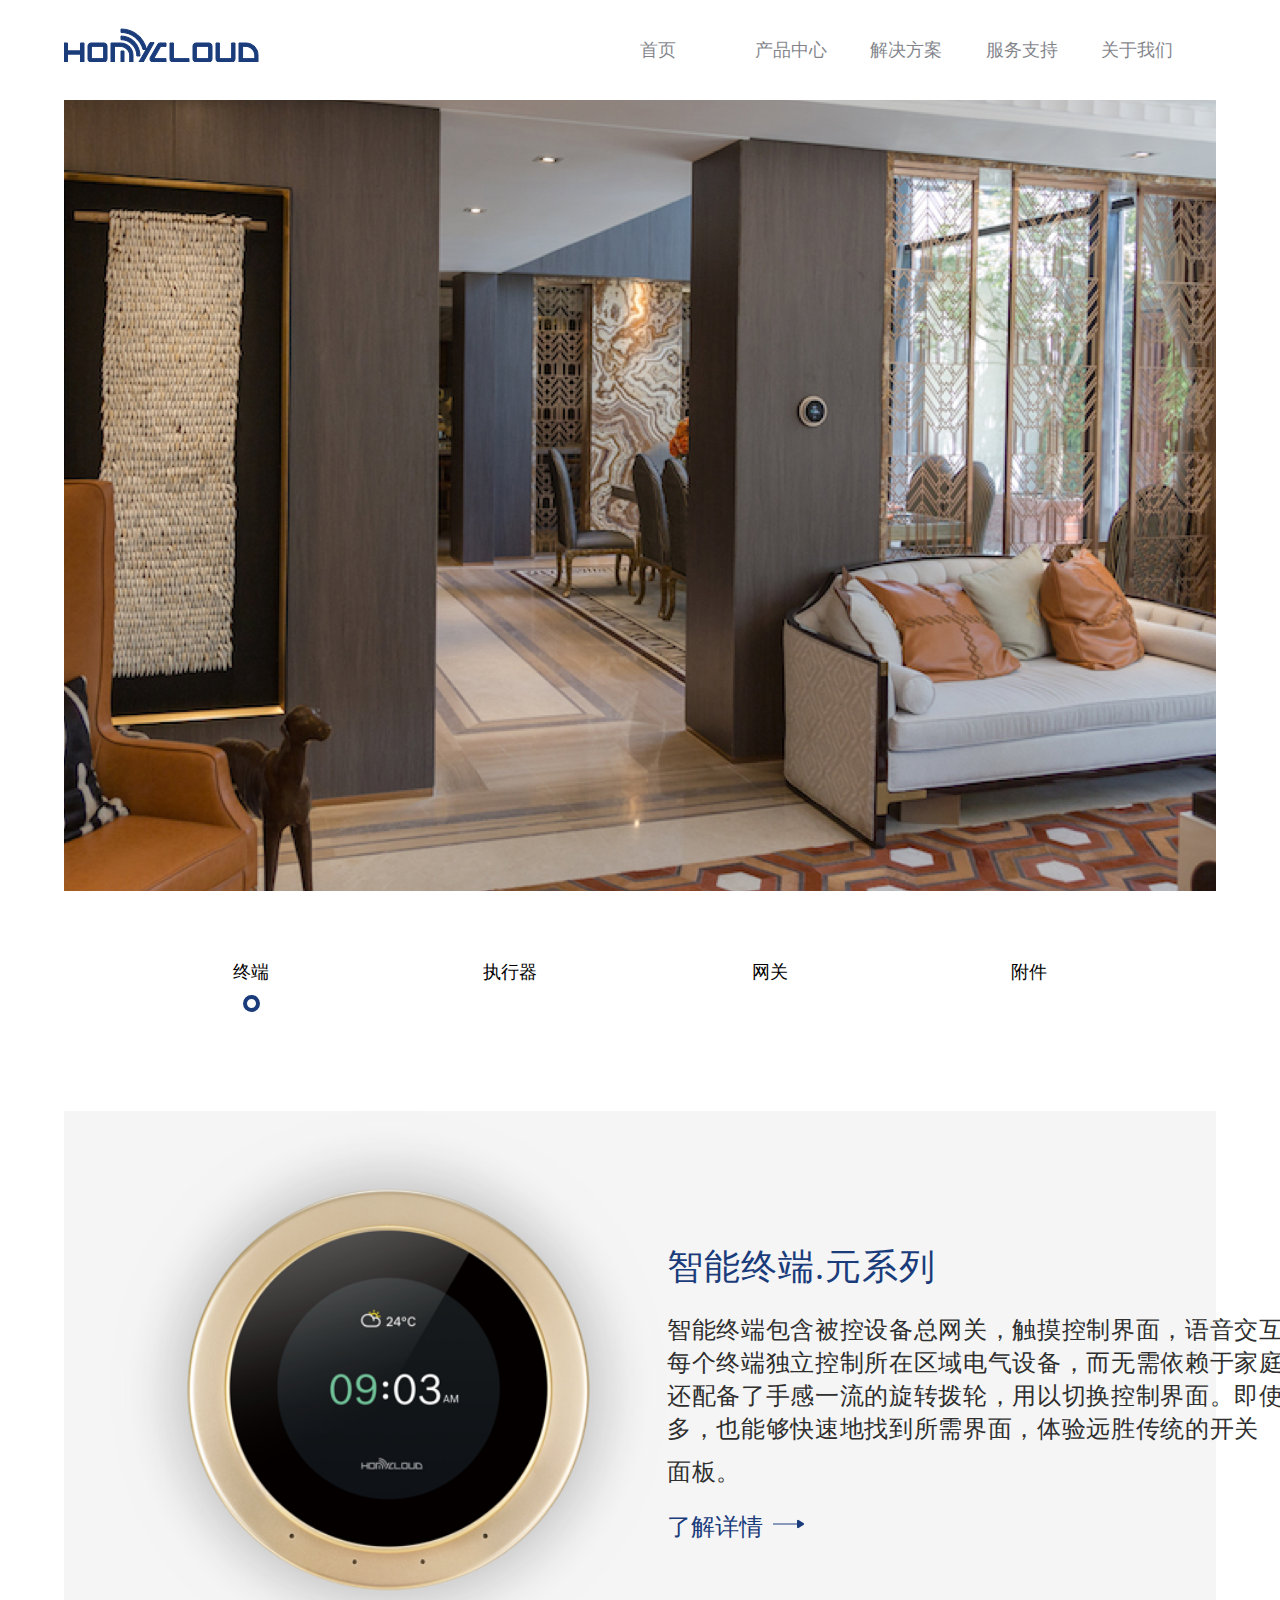
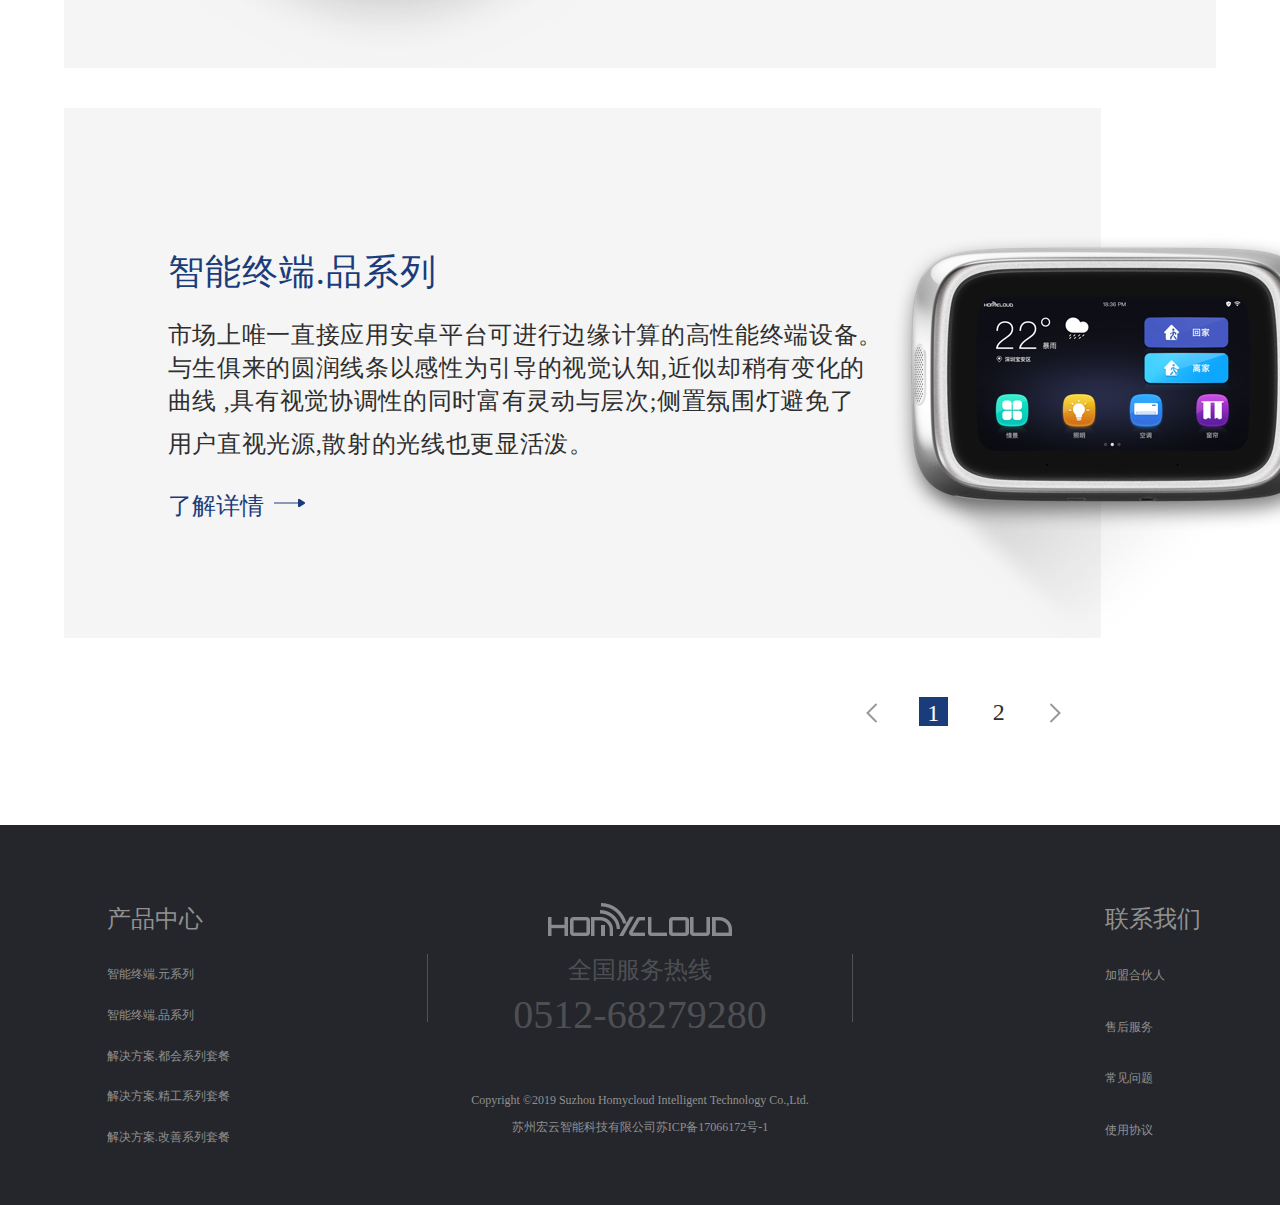
<file: intelligentTerminal.html>
<!DOCTYPE html>
<html lang="en">
<head>
	<meta charset="UTF-8">
	<meta name="viewport" content="width=device-width, initial-scale=1.0">
	<meta name="description" content="欢迎来到宏云官网">
	<link rel="stylesheet" href="css/bootstrap.css">
	<link rel="stylesheet" href="css/common.css">
	<link rel="stylesheet" href="css/terminal.css">
	<title>宏云官网</title>
</head>
<body>
	<header>
		<nav id="navbar">
			<div class="header-logo">
				<img src="images/logo.png" alt="logo">
			</div>
			<div class="container">
				<ul class="clearfix">
					<li><a class="current" href="index.html">首页</a></li>
					<li><a href="intelligentTerminal.html">产品中心</a></li>
					<li><a href="solution.html">解决方案</a></li>
					<li><a href="support.html">服务支持</a></li>
					<li><a href="aboutUs.html">关于我们</a></li>
				</ul>
			</div>
		</nav>
	</header>
	<div class="main-content">
		<div class="banner-product"></div>
		<div class="product-list">
			<div class="product-list-terminal-item1">
				<a href="./intelligentTerminal.html">
					<div class="product-list-terminal-item1-words">
						<p>终端</p>
					</div>
				</a>
				<div class="product-list-terminal-item1-ring"></div>
			</div>
			<div class="product-list-terminal-item2">
				<a href="./actuator.html">
					<div class="product-list-terminal-item2-words">
						<p>执行器</p>
					</div>
				</a>
			</div>
			<div class="product-list-terminal-item3">
				<div class="product-list-terminal-item3-words">
					<p>网关</p>
				</div>
			</div>
			<div  class="product-list-terminal-item4">
				<div class="product-list-terminal-item4-words">
					<p>附件</p>
				</div>
			</div>
		</div>
		<div class="product-meta-series">
			<div class="product-meta-series-detail"> 
				<div class="product-meta-series-left">
					<img src="./images/img_ solution06.png" alt="" height="557px" width="557px">
				</div>
				<div class="product-meta-series-right">
					<div class="product-meta-series-right-title">
						<span>智能终端.元系列</span>
					</div>
					<div class="product-meta-series-right-content">
						<p>智能终端包含被控设备总网关，触摸控制界面，语音交互模块。每个终端独立控制所在区域电气设备，而无需依赖于家庭局域网;还配备了手感一流的旋转拨轮，用以切换控制界面。即使设备众多，也能够快速地找到所需界面，体验远胜传统的开关</p>
						<p>面板。</p>
					</div>
					<div class="product-meta-series-right-detail">
						<span>了解详情</span>
						<div class="product-meta-series-right-next">
							<img src="./images/ic_next.png" alt="">
						</div>
					</div>
				</div>
			</div>
		</div>
		<div class="product-series">
			<div class="product-series-detail"> 
				<div class="product-series-left">
					<div class="product-series-left-title">
						<span>智能终端.品系列</span>
					</div>
					<div class="product-series-left-content">
						<p>市场上唯一直接应用安卓平台可进行边缘计算的高性能终端设备。与生俱来的圆润线条以感性为引导的视觉认知,近似却稍有变化的曲线 ,具有视觉协调性的同时富有灵动与层次;侧置氛围灯避免了</p>
						<p>用户直视光源,散射的光线也更显活泼。</p>
					</div>
					<div class="product-series-left-detail">
						<span>了解详情</span>
						<div class="product-series-left-next">
							<img src="./images/ic_next.png" alt="">
						</div>
					</div>
				</div>
				<div class="product-series-right">
					<img src="./images/product_center02.png" alt="" >
				</div>
			</div>
		</div>
	</div>
	<div class="product-series-page-number">
		<div class="product-series-page-number-item1">
			<img src="./images/next_left.png" alt="">
		</div>
		<div class="product-series-page-number-item2">
			<p>1</p>
		</div>
		<div class="product-series-page-number-item3">
			<p>2</p>
		</div>
		<div class="product-series-page-number-item4">
			<img src="./images/next_right.png" alt="">
		</div>
	</div>
	<footer id="main-footer">
		<div class="product-center">
			<div>
				<div class="product-center-name">
					<span>产品中心</span>
				</div>
				<div class="product-center-list1">
					<span>智能终端.元系列</span>
				</div>
				<div class="product-center-list2">
					<span>智能终端.品系列</span>
				</div>
				<div class="product-center-list3">
					<span>解决方案.都会系列套餐</span>
				</div>
				<div class="product-center-list4">
					<span>解决方案.精工系列套餐</span>
				</div>
				<div class="product-center-list5">
					<span>解决方案.改善系列套餐</span>
				</div>
			</div>
		</div>
		<div class="hotline">
			<div class="hotline-logo">
				<img src="./images/logo1.png" alt="" width="184px" height="33px">
			</div>
			<div class="hotline-border">
				<div class="hotline-name">
					<span>全国服务热线</span>
				</div>
				<div class="hotline-telephone">
					<span>0512-68279280</span>
				</div>
			</div>
			<div class="company-information">
				<p>Copyright &copy;2019 Suzhou Homycloud Intelligent Technology Co.,Ltd.</p>
				<p>苏州宏云智能科技有限公司苏ICP备17066172号-1</p>
			</div> 
		</div>
		<div class="contact-us">
			<div>
				<div class="contact-us-name">
					<span>联系我们</span>
				</div>
				<div class="contact-us-name-item1">
					<span>加盟合伙人</span>
				</div>
				<div class="contact-us-name-item2">
					<span>售后服务</span>
				</div>
				<div class="contact-us-name-item3">
					<span>常见问题</span>
				</div>
				<div class="contact-us-name-item4">
					<span>使用协议</span>
				</div>
			</div>
		</div>
	</footer>
</body>
</html>
</file>
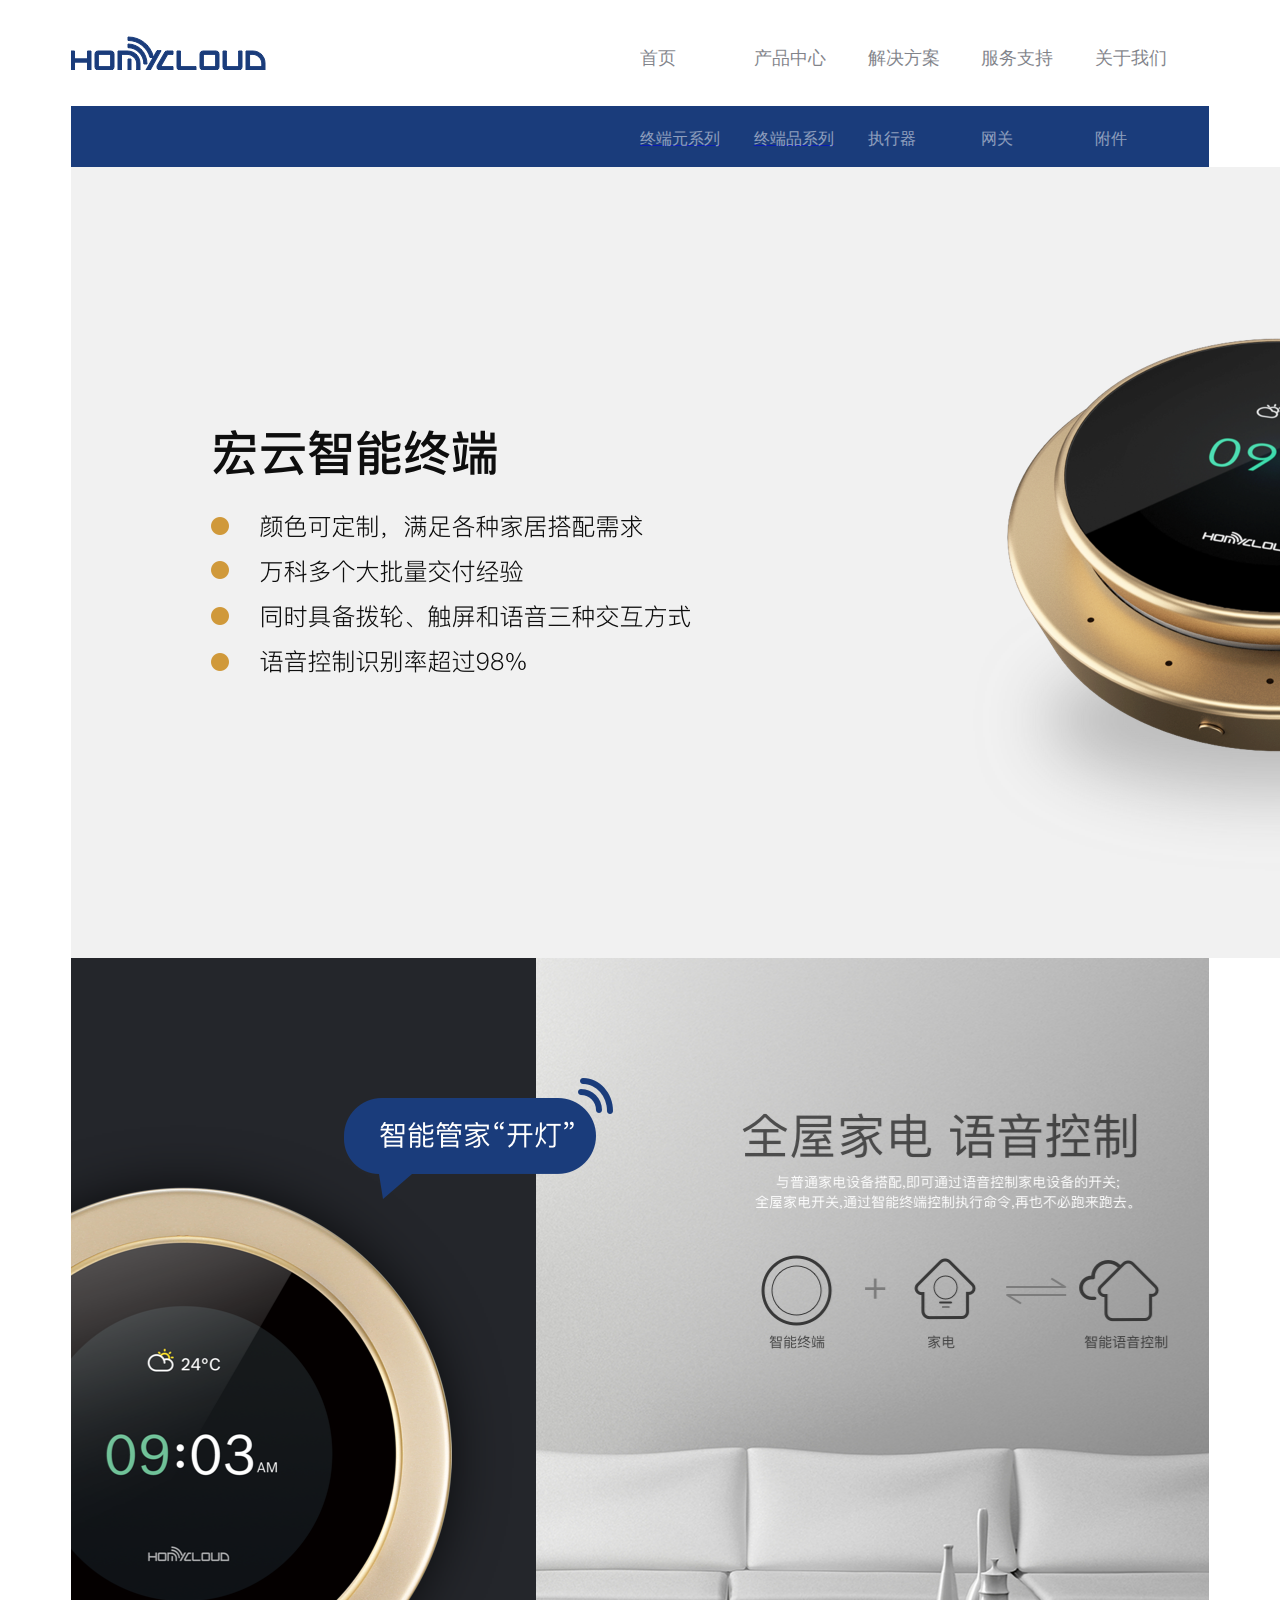
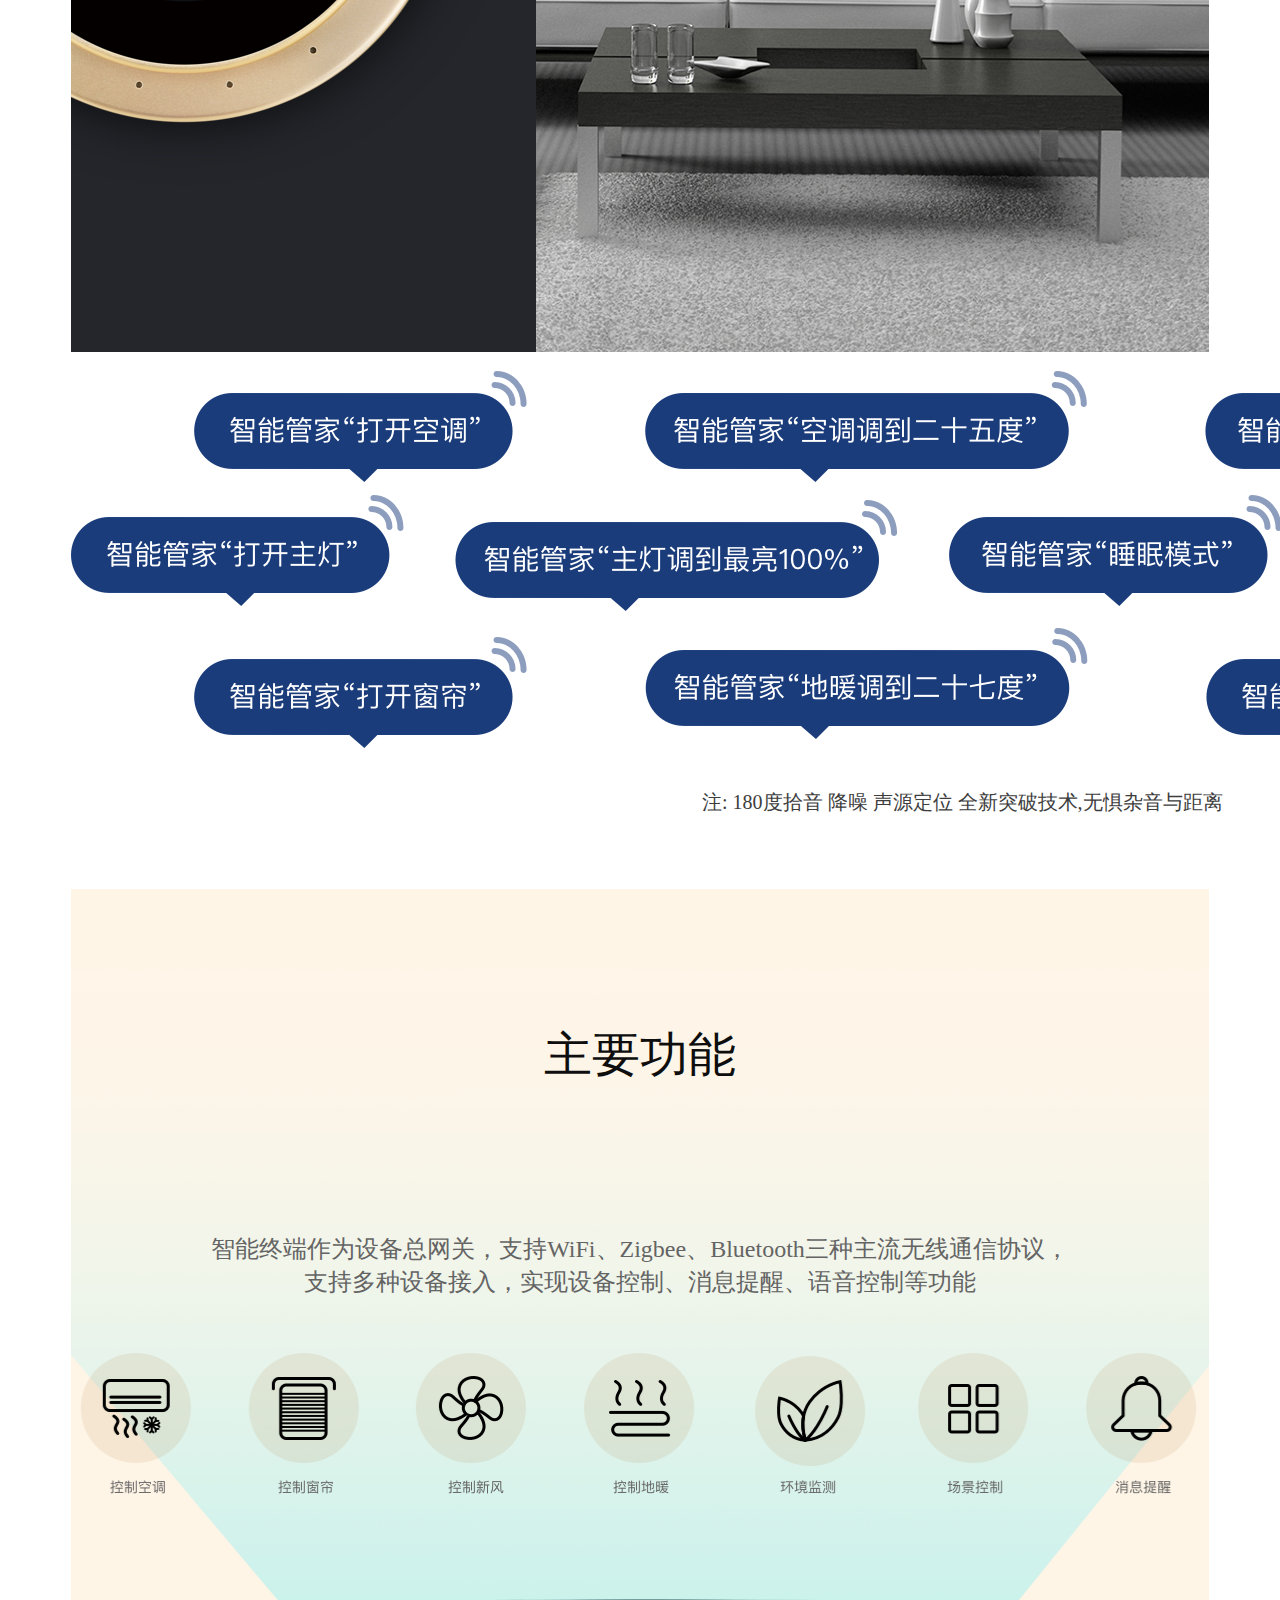
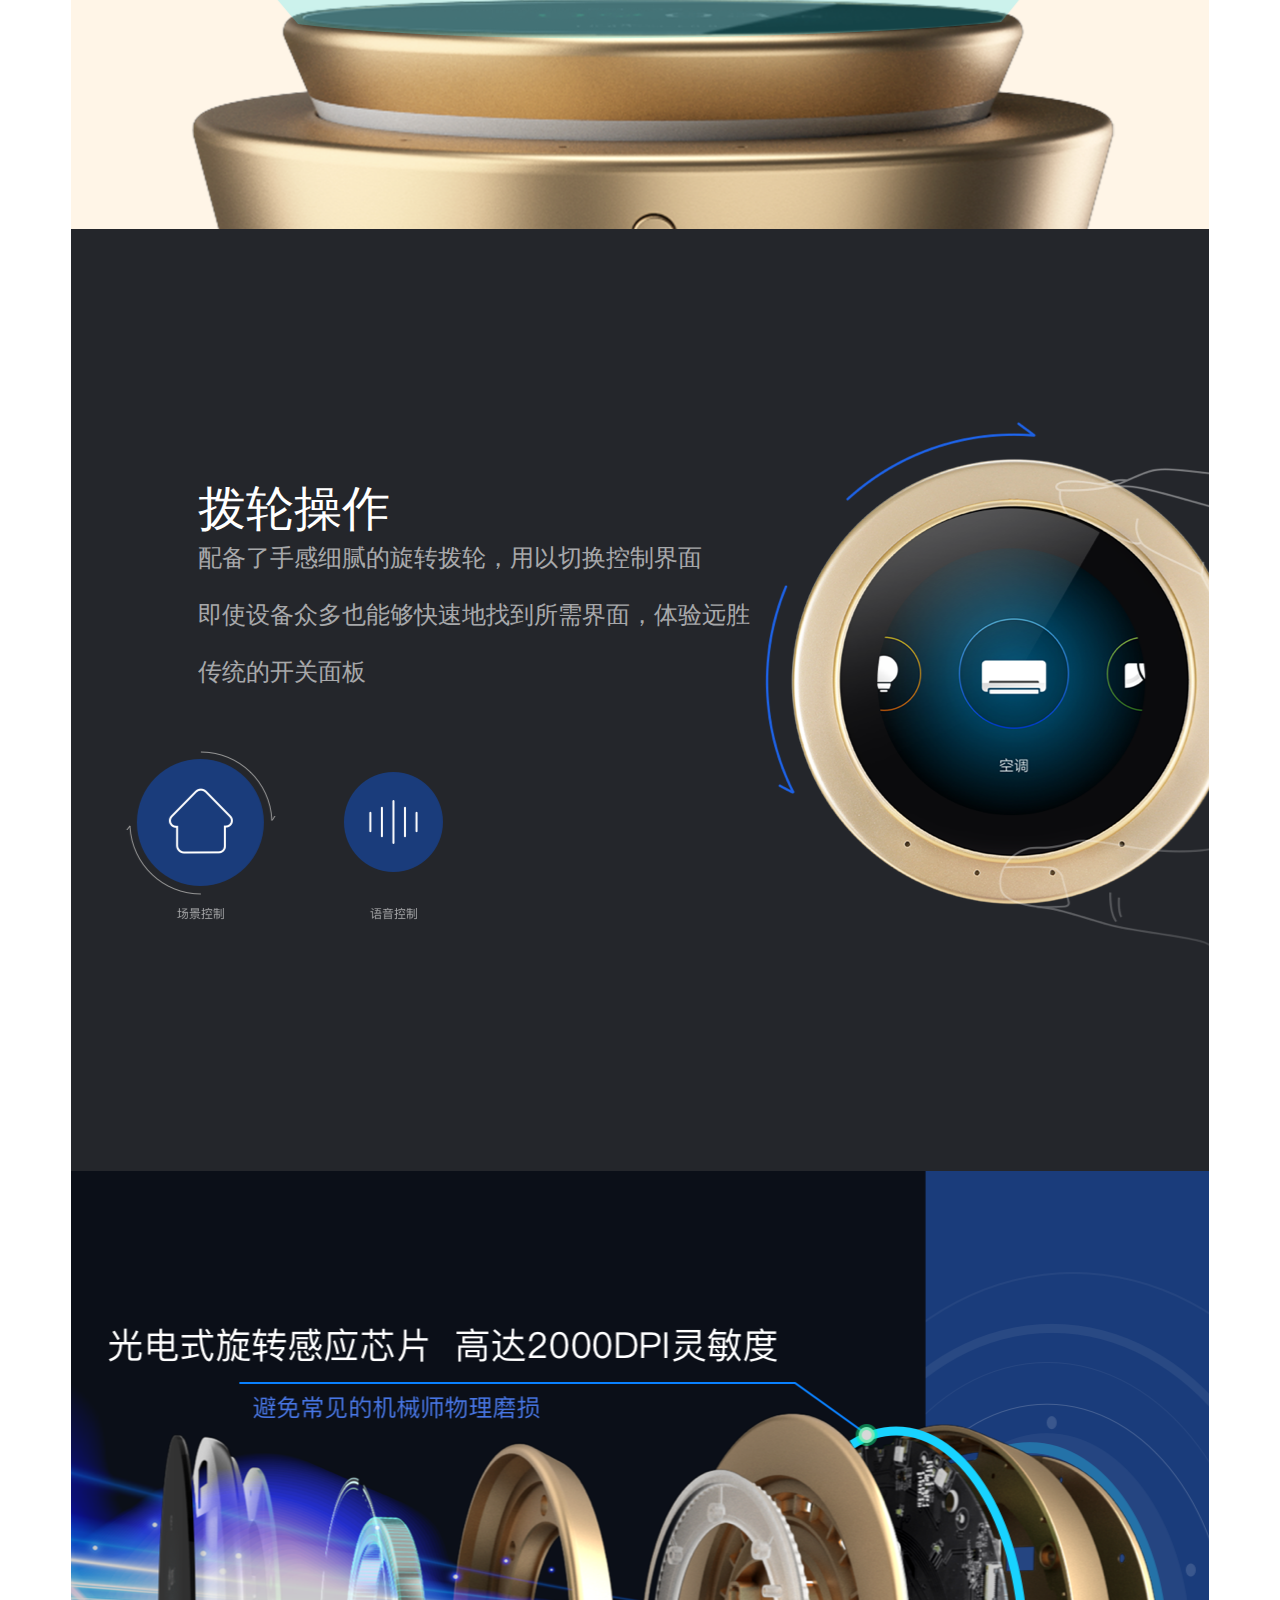
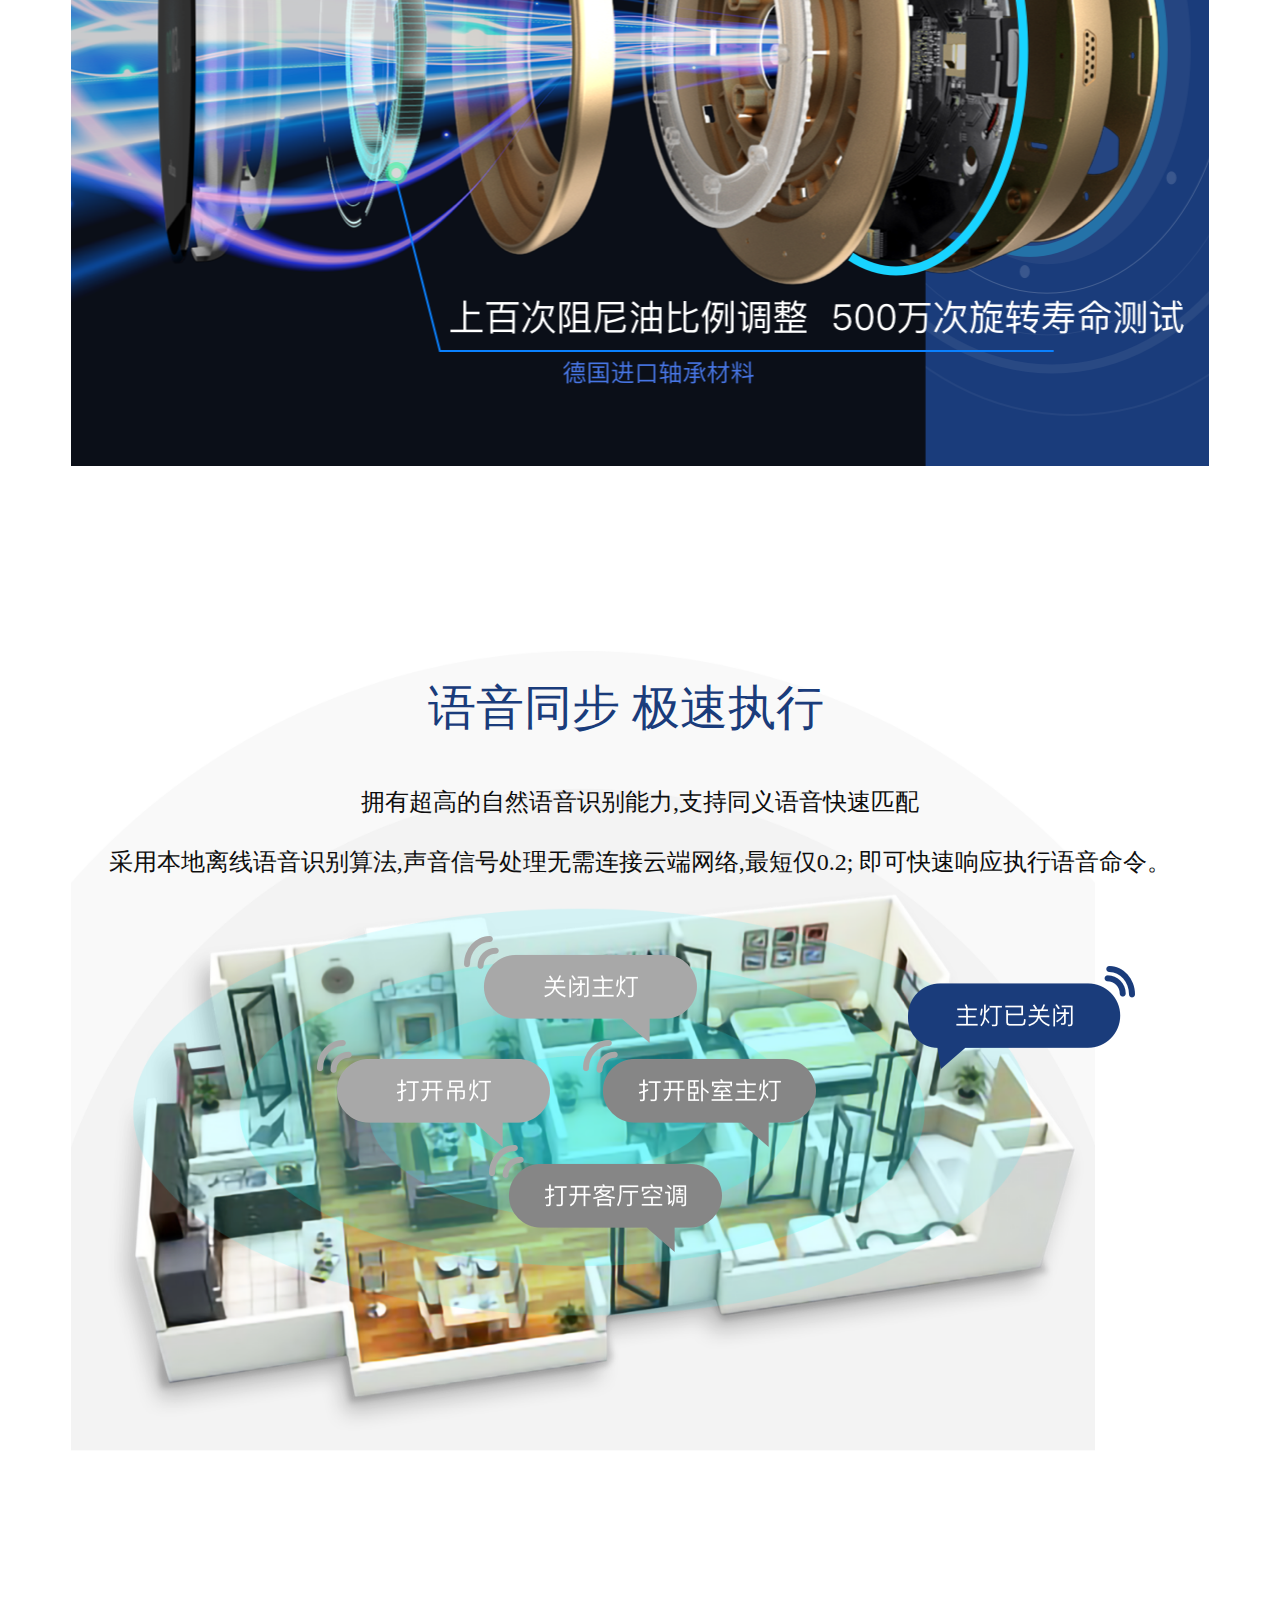
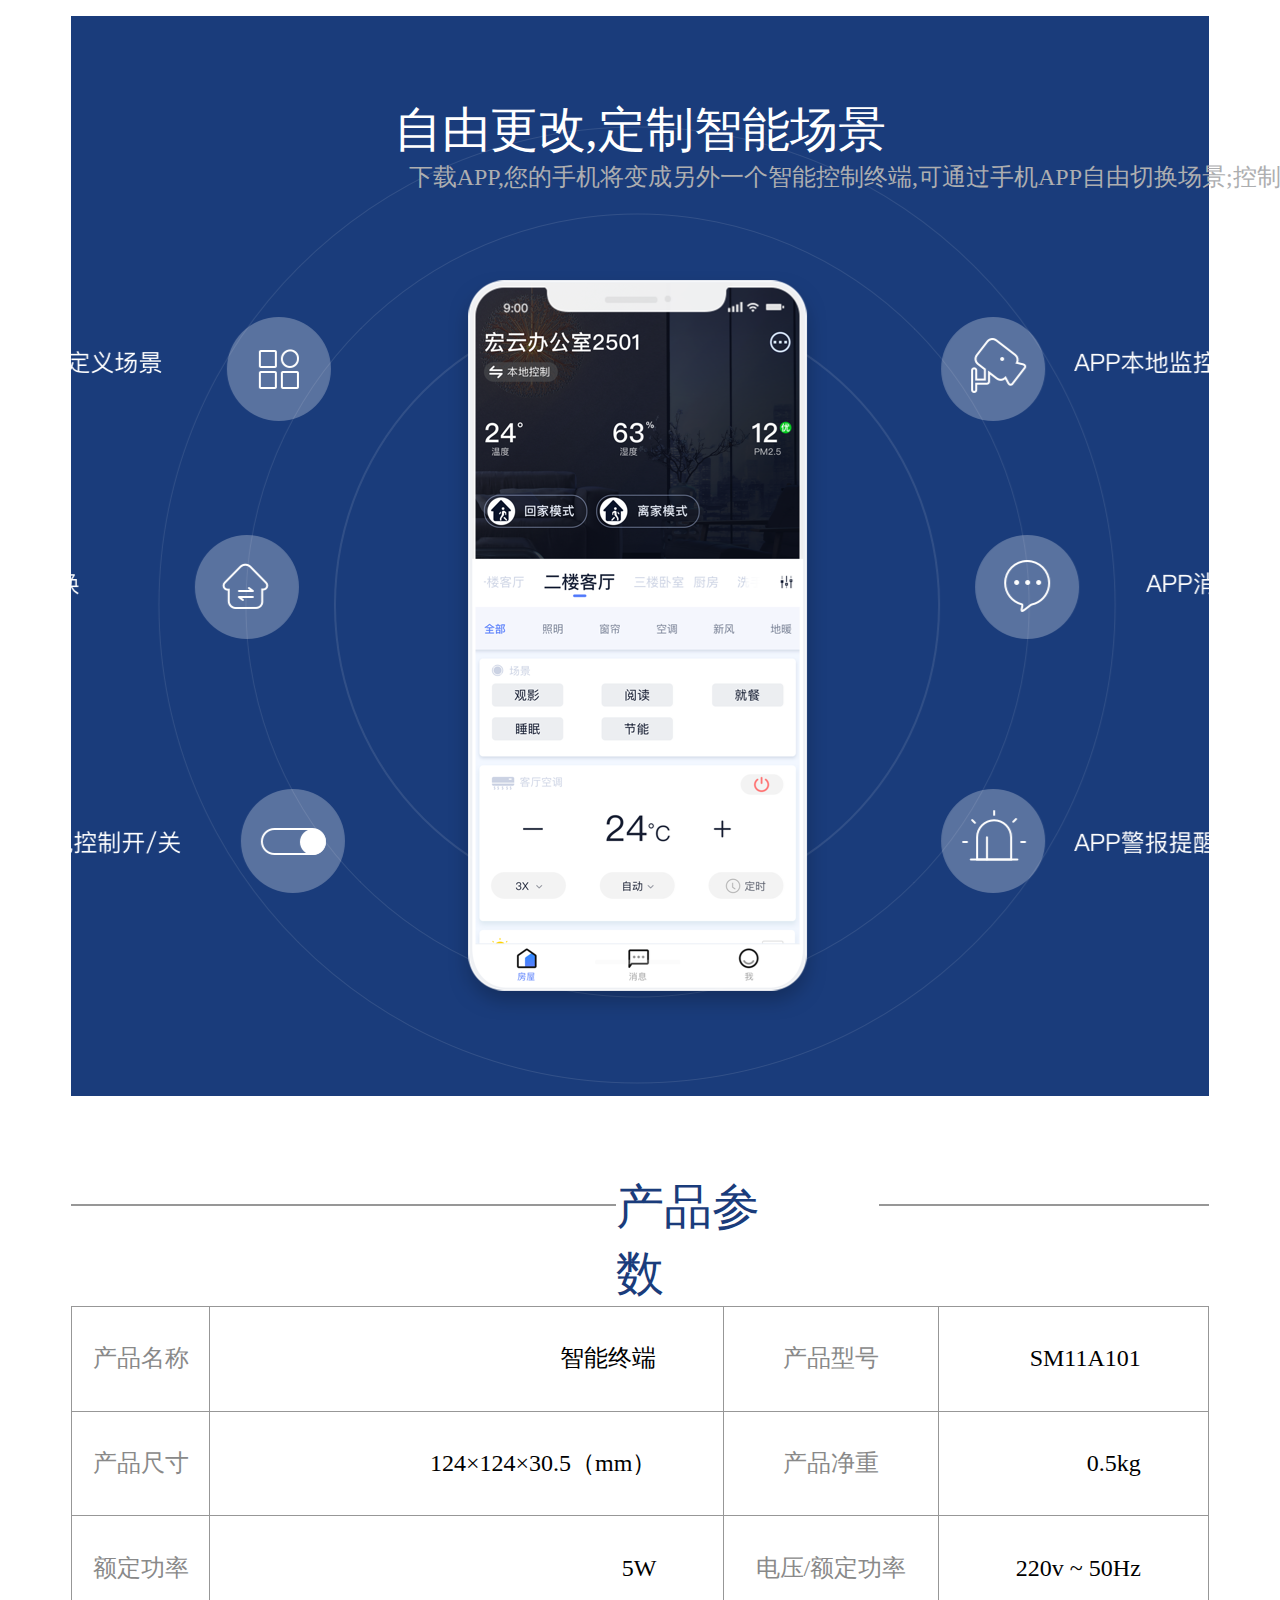
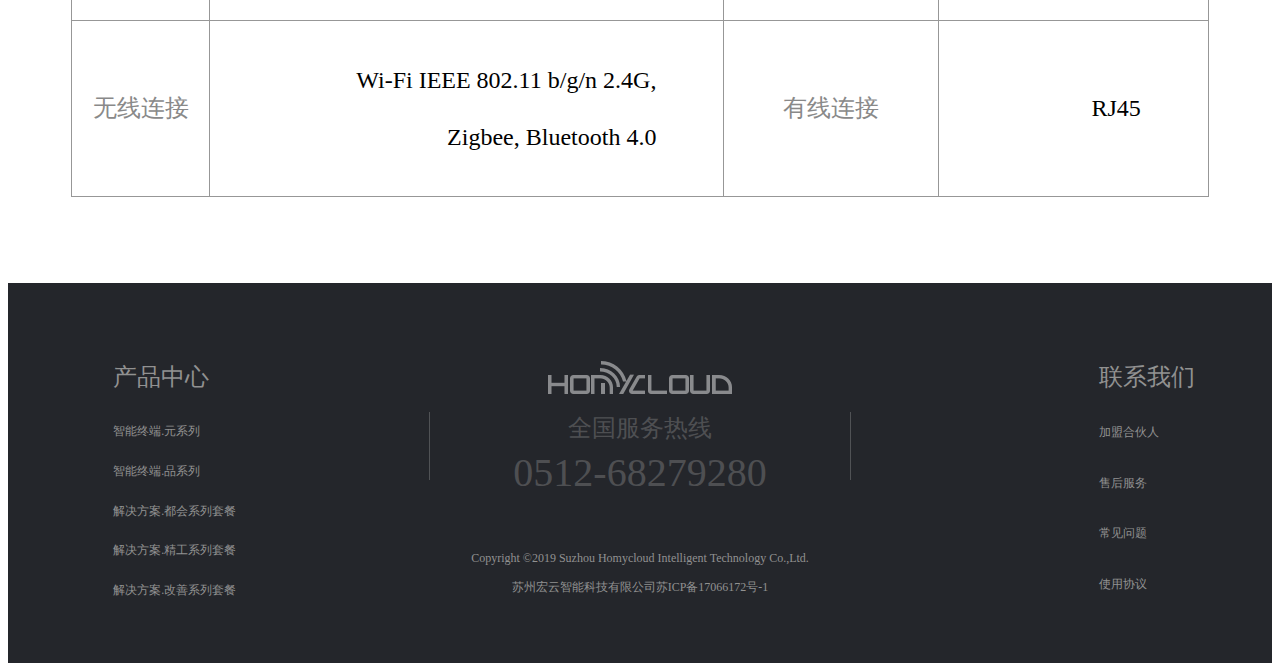
<file: metaSeries.html>
<!DOCTYPE html>
<html lang="en">
<head>
	<meta charset="UTF-8">
	<meta name="viewport" content="width=device-width, initial-scale=1.0">
	<meta name="description" content="欢迎来到宏云官网">
	<link rel="stylesheet" href="css/common.css">
	<link rel="stylesheet" href="css/metaSeris.css">
	<title>宏云官网</title>
</head>
<body>
	<header>
		<nav id="navbar">
			<div class="header-logo">
				<img src="images/logo.png" alt="logo">
			</div>
			<div class="container">
				<ul class="clearfix">
					<li><a class="current" href="index.html">首页</a></li>
					<li><a href="intelligentTerminal.html">产品中心</a></li>
					<li><a href="solution.html">解决方案</a></li>
					<li><a href="support.html">服务支持</a></li>
					<li><a href="aboutUs.html">关于我们</a></li>
				</ul>
			</div>
		</nav>
	</header>
	<div class="banner">
		<div></div>
		<div class="banner-product">
			<div class="banner-product-item1">
				<a href="./metaSeries.html"><span>终端元系列</span></a>
			</div>
			<div class="banner-product-item2">
				<a href="./productSeries.html"><span>终端品系列</span></a>
			</div>
			<div class="banner-product-item3">
				<span>执行器</span>
			</div>
			<div class="banner-product-item4">
				<span>网关</span>
			</div>
			<div class="banner-product-item5">
				<span>附件</span>
			</div>
		</div>
	</div>
	<div class="banner-product-picture1">
		<img src="./images/banner_product_center02.png" alt="">
	</div>
	<div class="banner-product-picture2">
		<div class="banner-product-picture2-item1">
			<img src="./images/air_bubbles01.png" alt="">
		</div>
	</div>
	<div class="banner-product-picture3">
		<img src="./images/air_bubbles02.png" alt="">
	</div>
	<div class="banner-product-picture3-info">
		<p>注: 180度拾音 降噪 声源定位 全新突破技术,无惧杂音与距离</p>
	</div>
	<div class="banner-product-picture4">
		<div class="banner-product-picture4-item1">
			<p>主要功能</p>
		</div>
		<div class="banner-product-picture4-item2">
			<p>智能终端作为设备总网关，支持WiFi、Zigbee、Bluetooth三种主流无线通信协议，支持多种设备接入，实现设备控制、消息提醒、语音控制等功能</p>
		</div>
	</div>
	<div class="banner-product-picture5">
		<div class="banner-product-picture5-item1">
			<p>拨轮操作</p>
		</div>
		<div class="banner-product-picture5-item2">
			<p>配备了手感细腻的旋转拨轮，用以切换控制界面</p>
			<p>即使设备众多也能够快速地找到所需界面，体验远胜</p>
			<p>传统的开关面板</p>
		</div>
	</div>
	<div class="banner-product-picture6"></div>
	<div class="banner-product-picture7">
		<div class="banner-product-picture7-word">
			<p>语音同步  极速执行</p>
		</div>
		<div class="banner-product-picture7-content">
			<p>拥有超高的自然语音识别能力,支持同义语音快速匹配</p>
			<p>采用本地离线语音识别算法,声音信号处理无需连接云端网络,最短仅0.2; 即可快速响应执行语音命令。</p>
		</div>
		<div class="banner-product-picture7-item1">
			<div class="banner-product-picture7-item1-left">
				<img src="./images/air_bubbles03.png" alt="">
			</div>
			<div class="banner-product-picture7-item1-right">
				<img src="./images/air_bubbles04.png" alt="">
			</div>
		</div>
	</div>
	<div class="banner-product-picture8">
		<div class="banner-product-picture8-item1">
			<p>自由更改,定制智能场景</p>
		</div>
		<div class="banner-product-picture8-item2">
			<p>下载APP,您的手机将变成另外一个智能控制终端,可通过手机APP自由切换场景;控制家电。</p>
		</div>
	</div>
	<div class="banner-product-parameter">
		<div class="banner-product-parameter-names-1"></div>
		<div class="banner-product-parameter-names-2">
			<p>产品参数</p>
		</div>
		<div class="banner-product-parameter-names-3"></div>
	</div>
	<div class="banner-product-parameter-content">
		<table>
			<tr>
				<td class="product-parameter-table-names">
					<p>产品名称</p>
				</td>
				<td class="product-parameter-table-content">
					<p>智能终端</p>
				</td>
				<td class="product-parameter-table-names">
					<p>产品型号</p>
				</td>
				<td class="product-parameter-table-content">
					<p>SM11A101</p>
				</td>
			</tr>
			<tr>
				<td class="product-parameter-table-names">
					<p>产品尺寸</p>
				</td>
				<td class="product-parameter-table-content">
					<p>124×124×30.5（mm）</p>
				</td>
				<td class="product-parameter-table-names">
					<p>产品净重</p>
				</td>
				<td class="product-parameter-table-content">
					<p>0.5kg</p>
				</td>
			</tr>
			<tr>
				<td class="product-parameter-table-names">
					<p>额定功率</p>
				</td>
				<td class="product-parameter-table-content">
					<p>5W</p>
				</td>
				<td class="product-parameter-table-names">
					<p>电压/额定功率</p>
				</td>
				<td class="product-parameter-table-content">
					<p>220v ~ 50Hz</p>
				</td>
			</tr>
			<tr>
				<td class="product-parameter-table-names">
					<p>无线连接</p>
				</td>
				<td class="product-parameter-table-content">
					<p>Wi-Fi IEEE 802.11 b/g/n 2.4G,</p>
					<p>Zigbee, Bluetooth 4.0</p>
				</td>
				<td class="product-parameter-table-names">
					<p>有线连接</p>
				</td>
				<td class="product-parameter-table-content">
					<p>RJ45</p>
				</td>
			</tr>
		</table>
	</div>
	<footer id="main-footer">
		<div class="product-center">
			<div>
				<div class="product-center-name">
					<span>产品中心</span>
				</div>
				<div class="product-center-list1">
					<span>智能终端.元系列</span>
				</div>
				<div class="product-center-list2">
					<span>智能终端.品系列</span>
				</div>
				<div class="product-center-list3">
					<span>解决方案.都会系列套餐</span>
				</div>
				<div class="product-center-list4">
					<span>解决方案.精工系列套餐</span>
				</div>
				<div class="product-center-list5">
					<span>解决方案.改善系列套餐</span>
				</div>
			</div>
		</div>
		<div class="hotline">
			<div class="hotline-logo">
				<img src="./images/logo1.png" alt="" width="184px" height="33px">
			</div>
			<div class="hotline-border">
				<div class="hotline-name">
					<span>全国服务热线</span>
				</div>
				<div class="hotline-telephone">
					<span>0512-68279280</span>
				</div>
			</div>
			<div class="company-information">
				<p>Copyright &copy;2019 Suzhou Homycloud Intelligent Technology Co.,Ltd.</p>
				<p>苏州宏云智能科技有限公司苏ICP备17066172号-1</p>
			</div> 
		</div>
		<div class="contact-us">
			<div>
				<div class="contact-us-name">
					<span>联系我们</span>
				</div>
				<div class="contact-us-name-item1">
					<span>加盟合伙人</span>
				</div>
				<div class="contact-us-name-item2">
					<span>售后服务</span>
				</div>
				<div class="contact-us-name-item3">
					<span>常见问题</span>
				</div>
				<div class="contact-us-name-item4">
					<span>使用协议</span>
				</div>
			</div>
		</div>
	</footer>
</body>
</html>
</file>
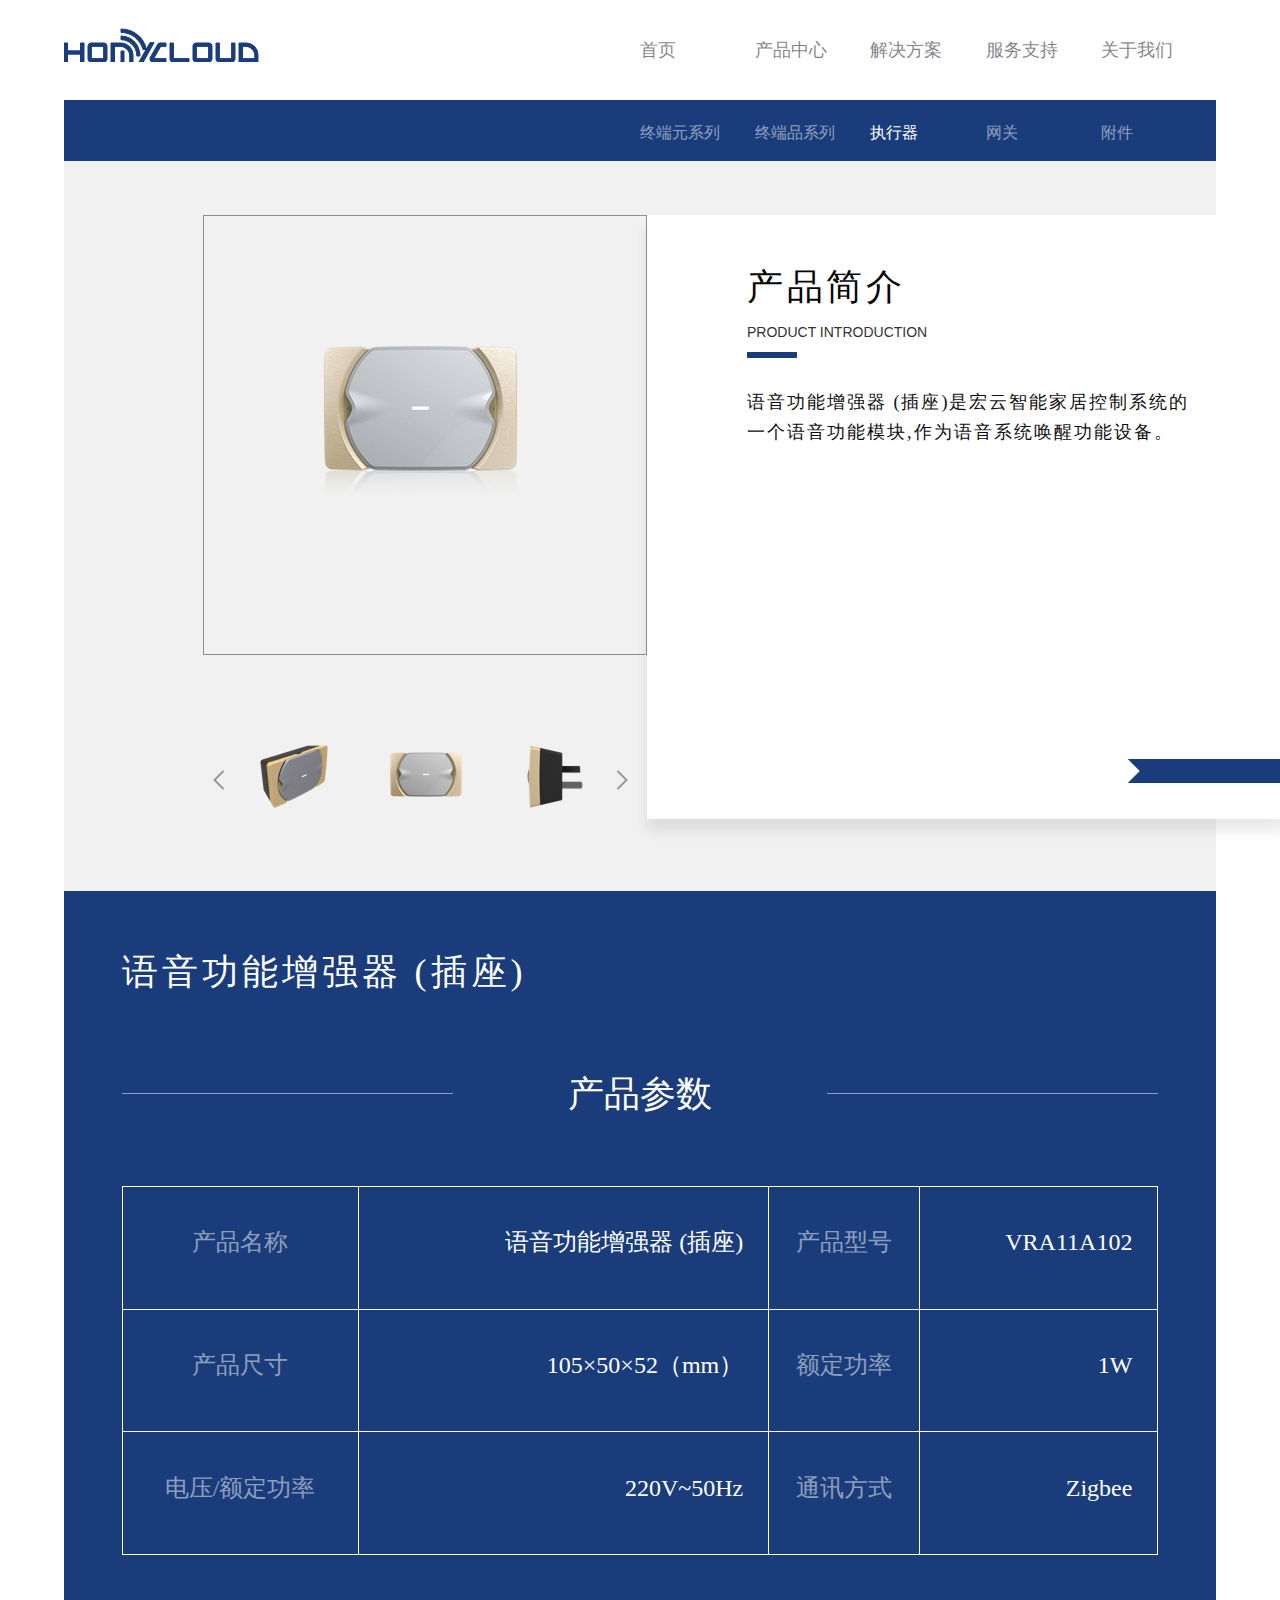
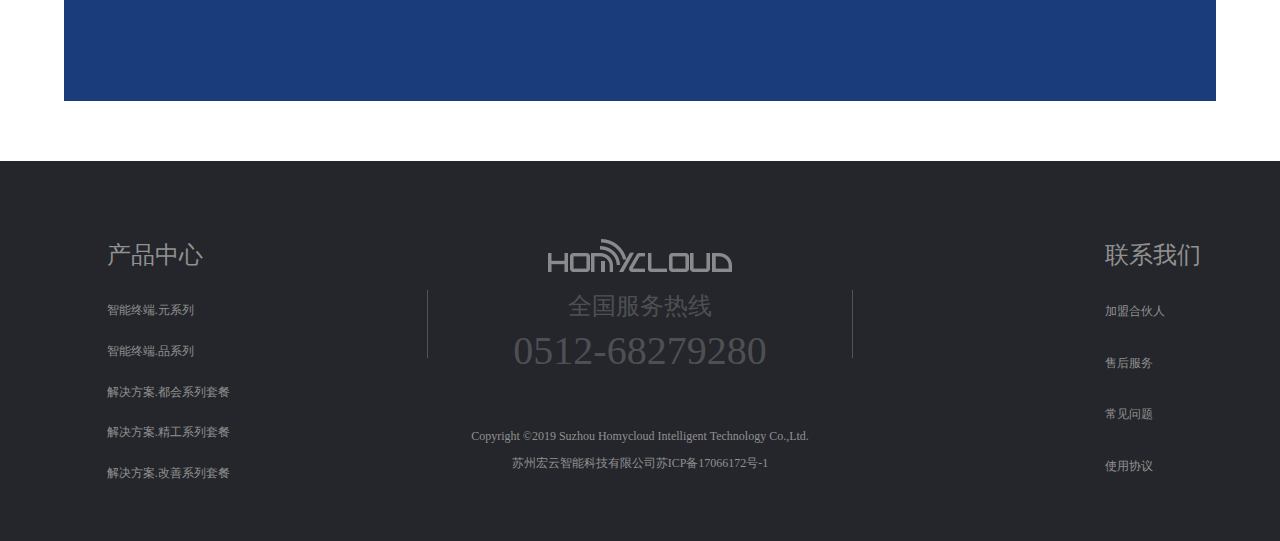
<file: product3.html>
<!DOCTYPE html>
<html lang="en">
<head>
	<meta charset="UTF-8">
	<meta name="viewport" content="width=device-width, initial-scale=1.0">
	<meta name="description" content="欢迎来到宏云官网">
	<link rel="stylesheet" href="css/bootstrap.css">
	<link rel="stylesheet" href="css/common.css">
	<link rel="stylesheet" href="css/product3.css">
	<title>宏云官网</title>
</head>
<body>
	<header>
		<nav id="navbar">
			<div class="header-logo">
				<img src="images/logo.png" alt="logo">
			</div>
			<div class="container">
				<ul class="clearfix">
					<li><a class="current" href="index.html">首页</a></li>
					<li><a href="intelligentTerminal.html">产品中心</a></li>
					<li><a href="solution.html">解决方案</a></li>
					<li><a href="support.html">服务支持</a></li>
					<li><a href="aboutUs.html">关于我们</a></li>
				</ul>
			</div>
		</nav>
	</header>
	<div class="main-content">
		<div class="banner-product">
			<div></div>
			<div class="banner-product-right">
				<div class="banner-product-item1">
					<span>终端元系列</span>
				</div>
				<div class="banner-product-item2">
					<span>终端品系列</span>
				</div>
				<div class="banner-product-item3">
					<span>执行器</span>
				</div>
				<div class="banner-product-item4">
					<span>网关</span>
				</div>
				<div class="banner-product-item5">
					<span>附件</span>
				</div>
			</div>
		</div>
		<div class="banner-product-introduce">
			<div class="banner-product-introduce-left">
				<div class="banner-product-introduce-left-picture">
					<img src="./images/product_02.png" alt="">
				</div>
				<div class="banner-product-introduce-left-list">
					<div class="banner-product-introduce-left-list-1">
						<img src="./images/next_left.png" alt="">
					</div>
					<div class="banner-product-introduce-left-list-2">
						<img src="./images/product_center10_1.png" alt="">
					</div>
					<div class="banner-product-introduce-left-list-3">
						<img src="./images/product_center10_2.png" alt="">
					</div>
					<div class="banner-product-introduce-left-list-4">
						<img src="./images/product_center10_3.png" alt="">
					</div>
					<div class="banner-product-introduce-left-list-5">
						<img src="./images/next_right.png" alt="">
					</div>
				</div>
			</div>
			<div class="banner-product-introduce-right">
				<div class="banner-product-introduce-right-title">
					<p>产品简介</p>
				</div>
				<div class="banner-product-introduce-right-title-1">
					<p>PRODUCT INTRODUCTION</p>
				</div>
				<div class="banner-product-introduce-right-title-2"></div>
				<div class="banner-product-introduce-right-content">
					<p>语音功能增强器 (插座)是宏云智能家居控制系统的一个语音功能模块,作为语音系统唤醒功能设备。</span>
				</div>
				<div class="banner-product-introduce-right-bottom-list">
					<div class="banner-product-introduce-right-bottom-left"></div>
					<div class="banner-product-introduce-right-bottom-right"></div>
				</div>
			</div>
		</div>
		<div class="banner-product-parameter">
			<div class="banner-product-parameter-title">
				<p>语音功能增强器 (插座)</p>
			</div>
			<div class="banner-product-parameter-names">
				<div class="banner-product-parameter-names-1"></div>
				<div class="banner-product-parameter-names-2">
					<p>产品参数</p>
				</div>
				<div class="banner-product-parameter-names-3"></div>
			</div>
			<div class="banner-product-parameter-content">
				<table>
					<tr>
						<td class="product-parameter-table-names">
							<p>产品名称</p>
						</td>
						<td class="product-parameter-table-content">
							<p>语音功能增强器 (插座)</p>
						</td>
						<td class="product-parameter-table-names">
							<p>产品型号</p>
						</td>
						<td class="product-parameter-table-content">
							<p>VRA11A102</p>
						</td>
					</tr>
					<tr>
						<td class="product-parameter-table-names">
							<p>产品尺寸</p>
						</td>
						<td class="product-parameter-table-content">
							<p>105×50×52（mm）</p>
						</td>
						<td class="product-parameter-table-names">
							<p>额定功率</p>
						</td>
						<td class="product-parameter-table-content">
							<p>1W</p>
						</td>
					</tr>
					<tr>
						<td class="product-parameter-table-names">
							<p>电压/额定功率</p>
						</td>
						<td class="product-parameter-table-content">
							<p>220V~50Hz</p>
						</td>
						<td class="product-parameter-table-names">
							<p>通讯方式</p>
						</td>
						<td class="product-parameter-table-content">
							<p>Zigbee</p>
						</td>
					</tr>
				</table>
			</div>
		</div>
	</div>
	<footer id="main-footer">
		<div class="product-center">
			<div>
				<div class="product-center-name">
					<span>产品中心</span>
				</div>
				<div class="product-center-list1">
					<span>智能终端.元系列</span>
				</div>
				<div class="product-center-list2">
					<span>智能终端.品系列</span>
				</div>
				<div class="product-center-list3">
					<span>解决方案.都会系列套餐</span>
				</div>
				<div class="product-center-list4">
					<span>解决方案.精工系列套餐</span>
				</div>
				<div class="product-center-list5">
					<span>解决方案.改善系列套餐</span>
				</div>
			</div>
		</div>
		<div class="hotline">
			<div class="hotline-logo">
				<img src="./images/logo1.png" alt="" width="184px" height="33px">
			</div>
			<div class="hotline-border">
				<div class="hotline-name">
					<span>全国服务热线</span>
				</div>
				<div class="hotline-telephone">
					<span>0512-68279280</span>
				</div>
			</div>
			<div class="company-information">
				<p>Copyright &copy;2019 Suzhou Homycloud Intelligent Technology Co.,Ltd.</p>
				<p>苏州宏云智能科技有限公司苏ICP备17066172号-1</p>
			</div> 
		</div>
		<div class="contact-us">
			<div>
				<div class="contact-us-name">
					<span>联系我们</span>
				</div>
				<div class="contact-us-name-item1">
					<span>加盟合伙人</span>
				</div>
				<div class="contact-us-name-item2">
					<span>售后服务</span>
				</div>
				<div class="contact-us-name-item3">
					<span>常见问题</span>
				</div>
				<div class="contact-us-name-item4">
					<span>使用协议</span>
				</div>
			</div>
		</div>
	</footer>
</body>
</html>
</file>
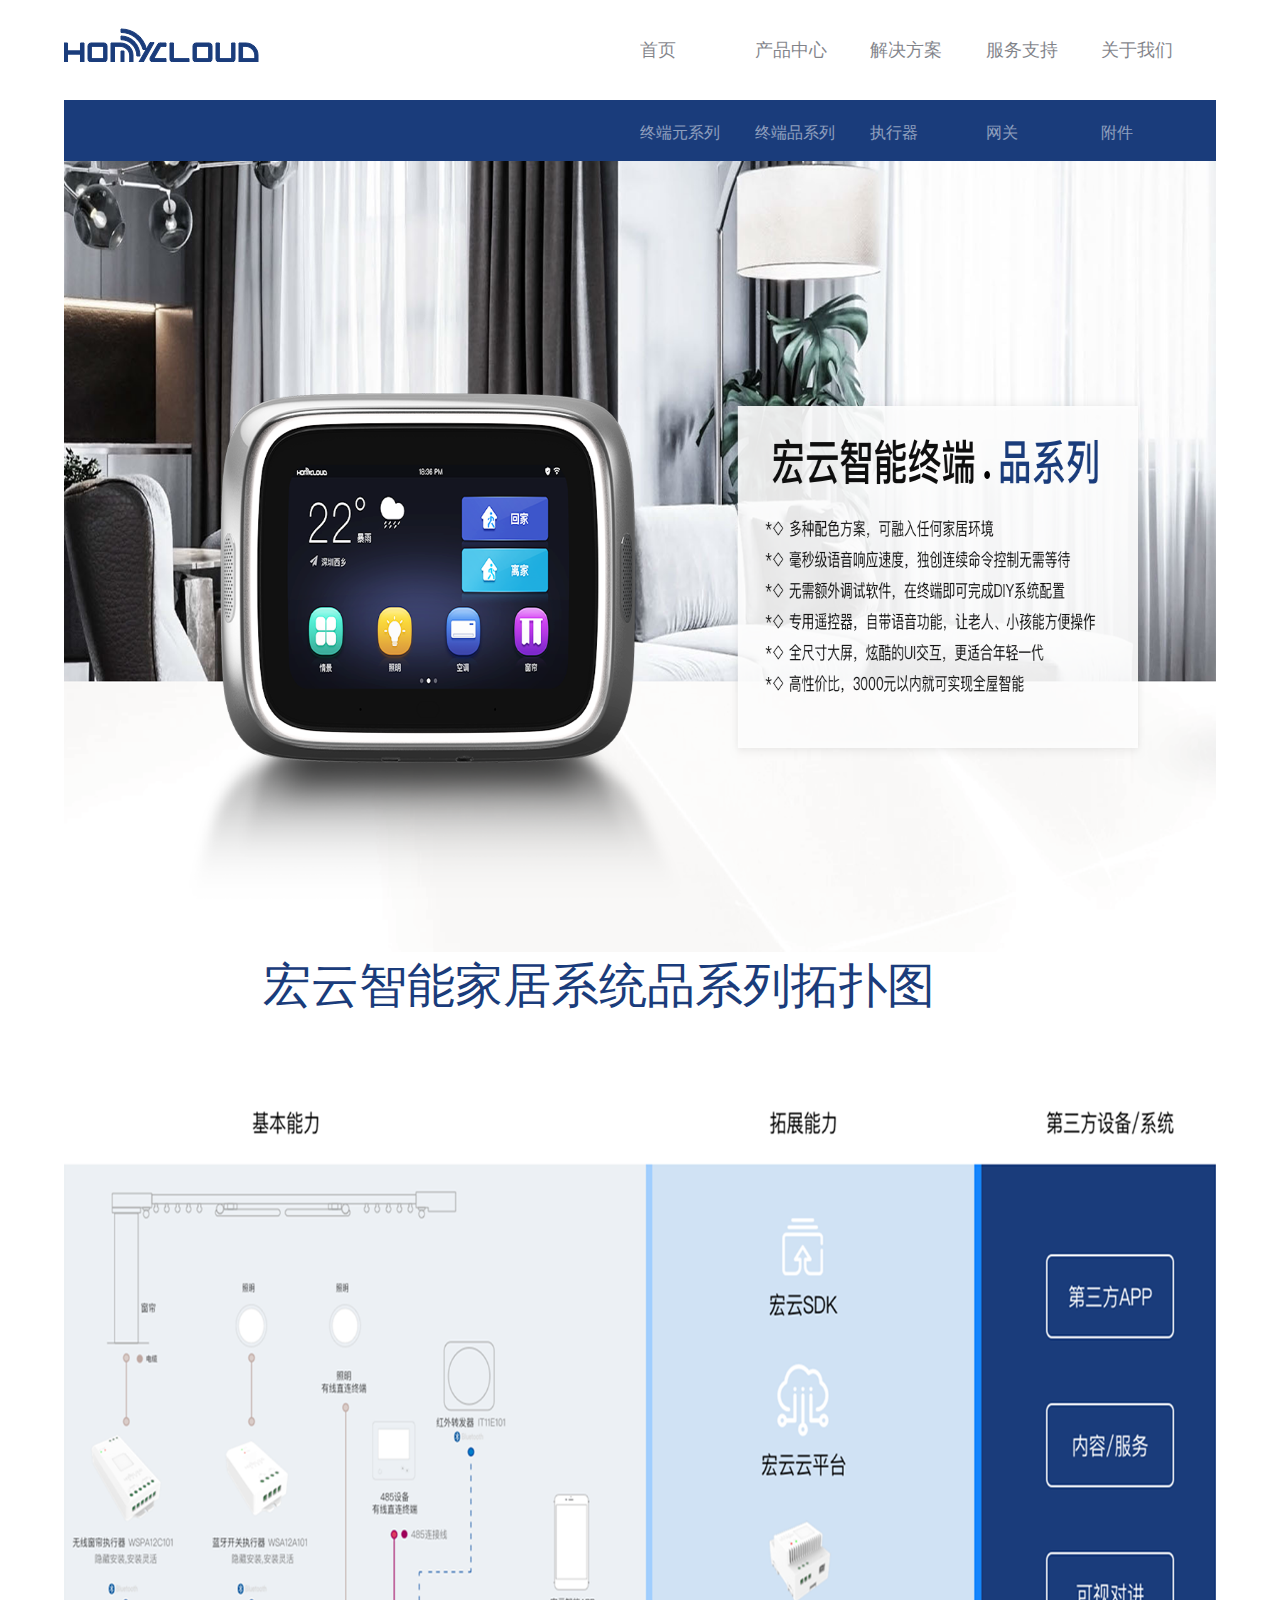
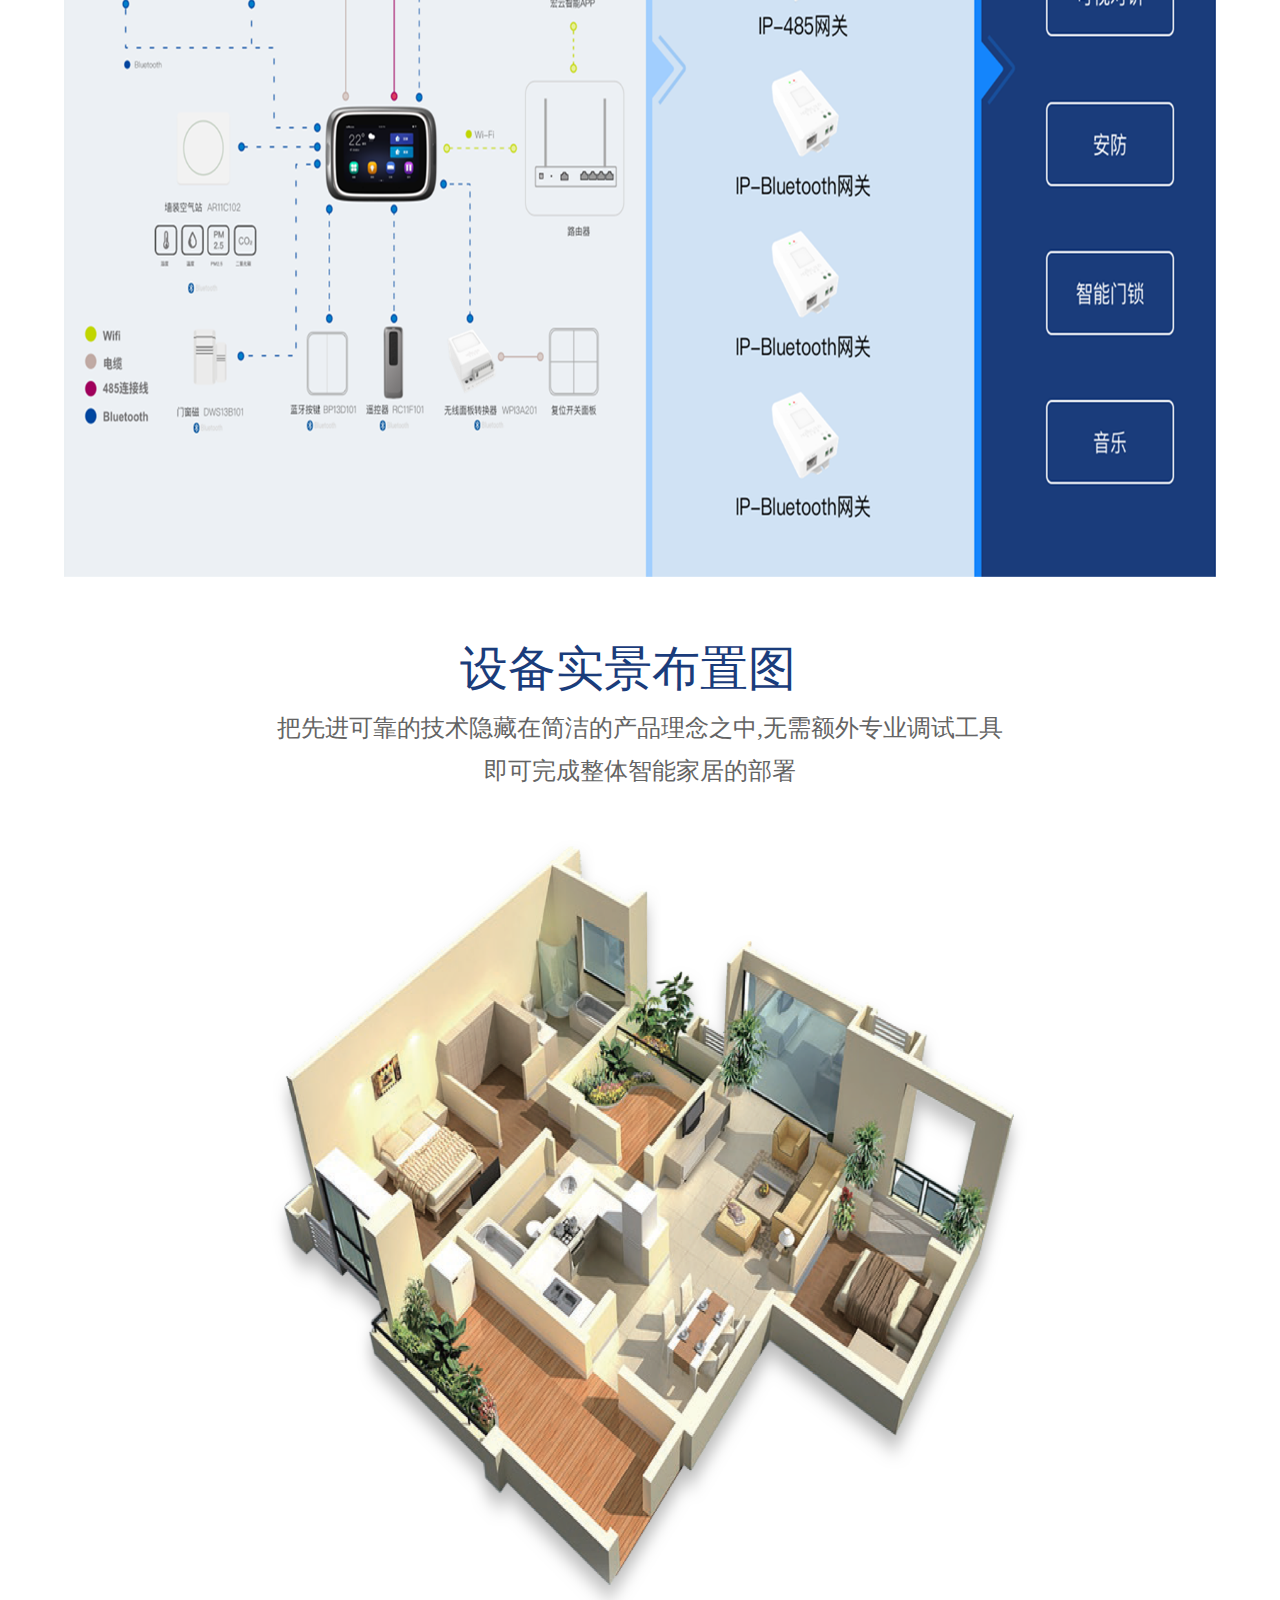
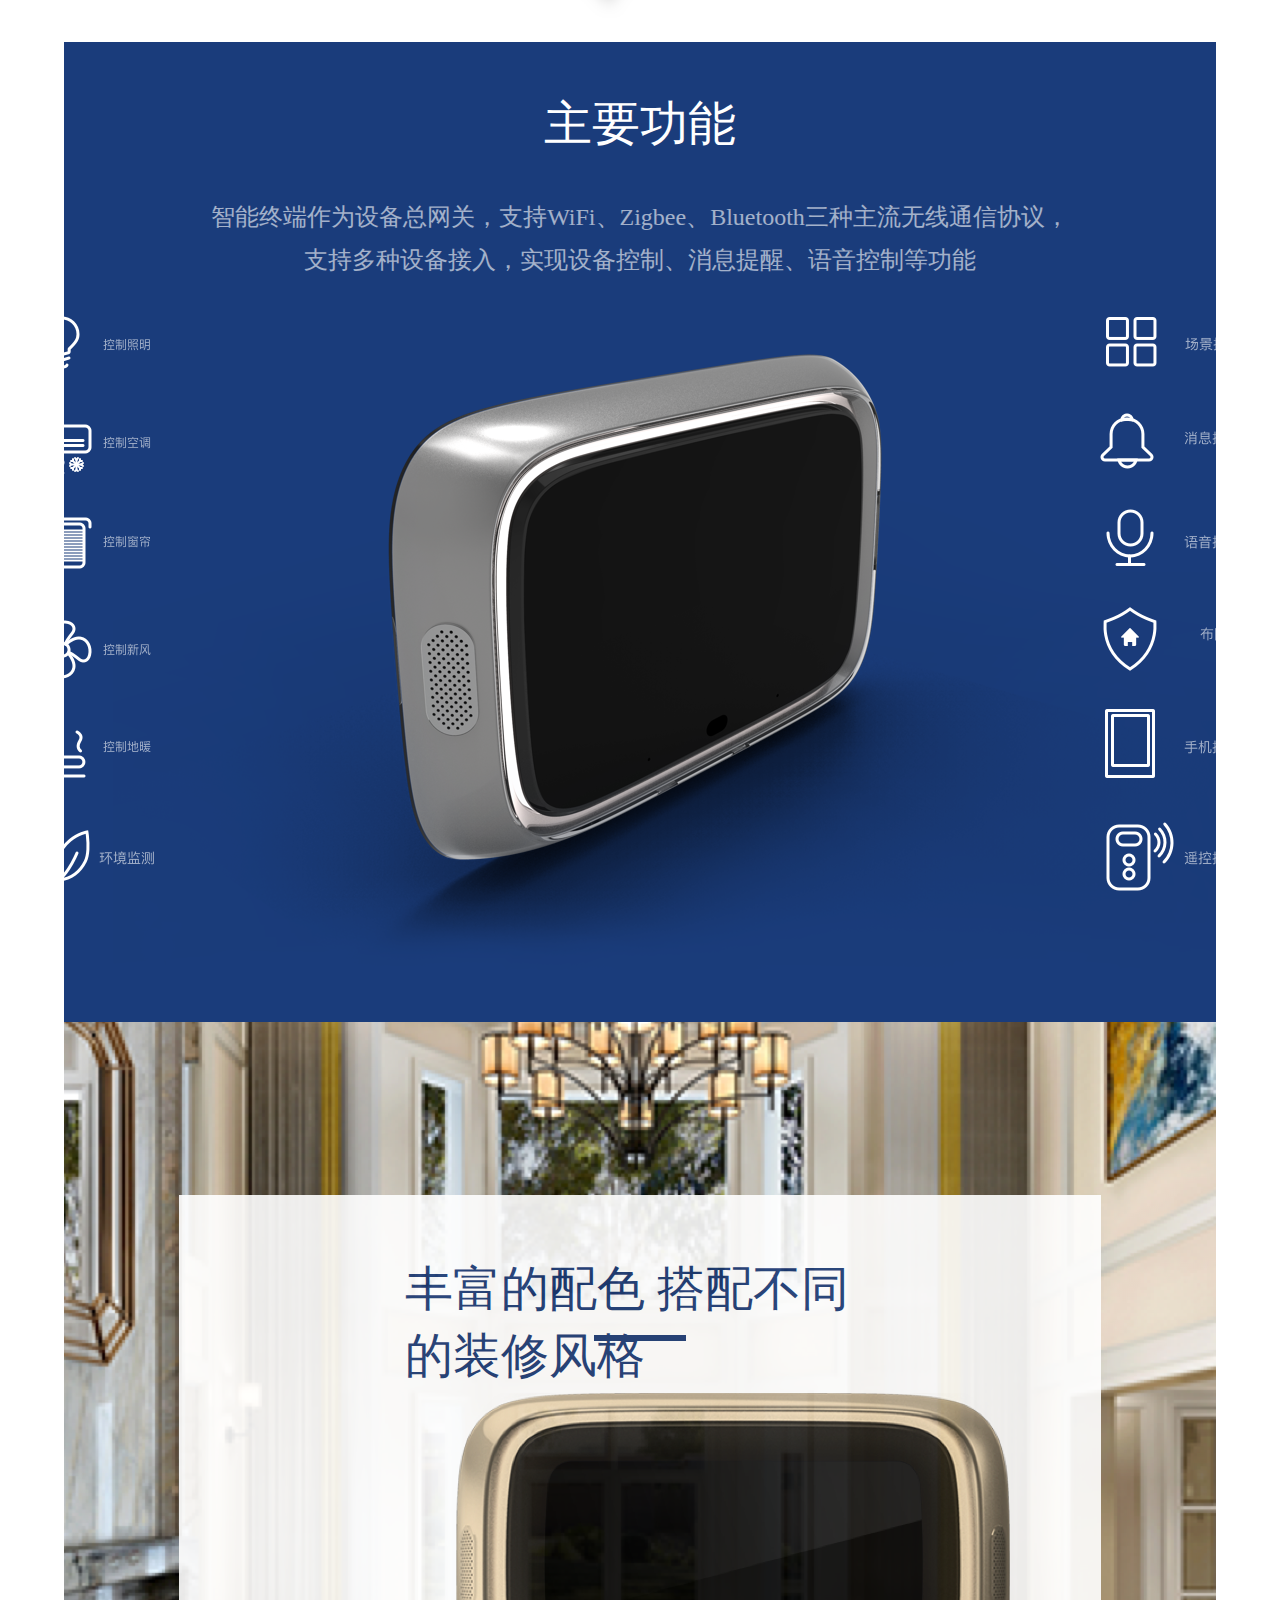
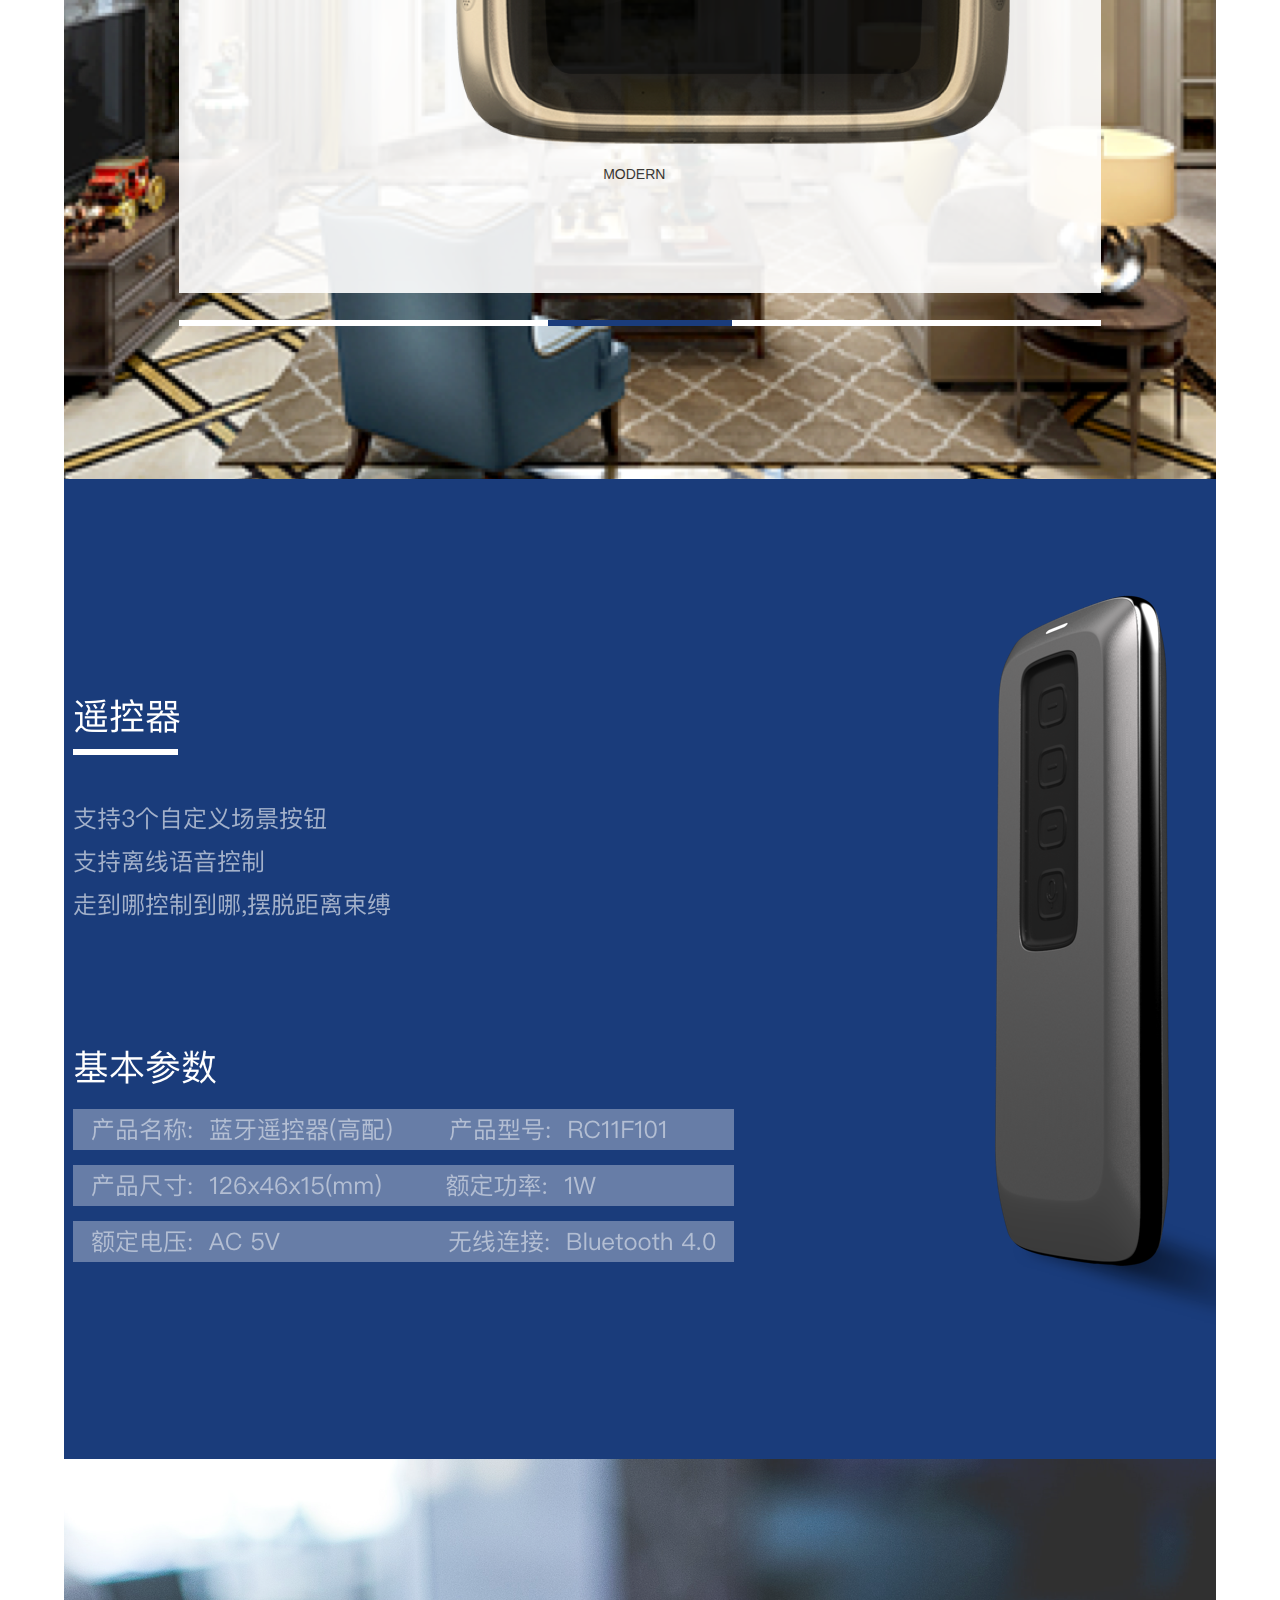
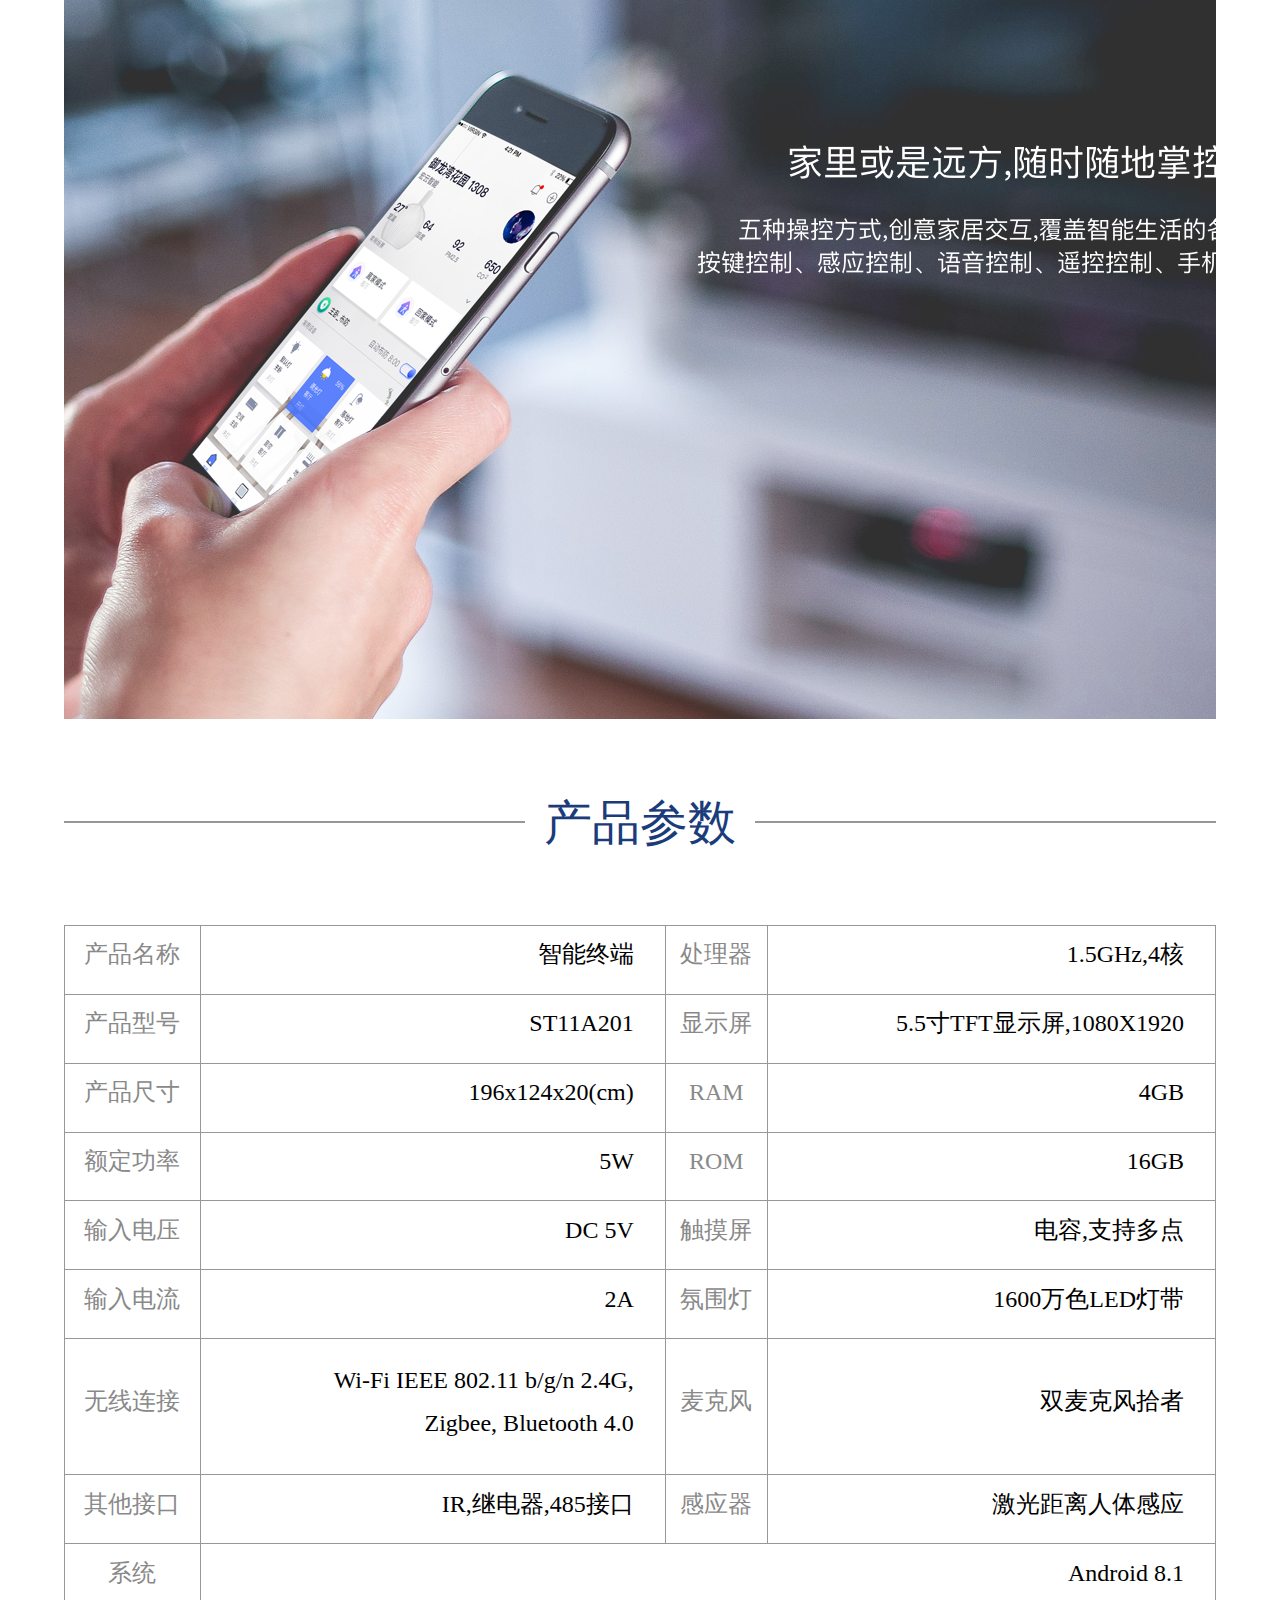
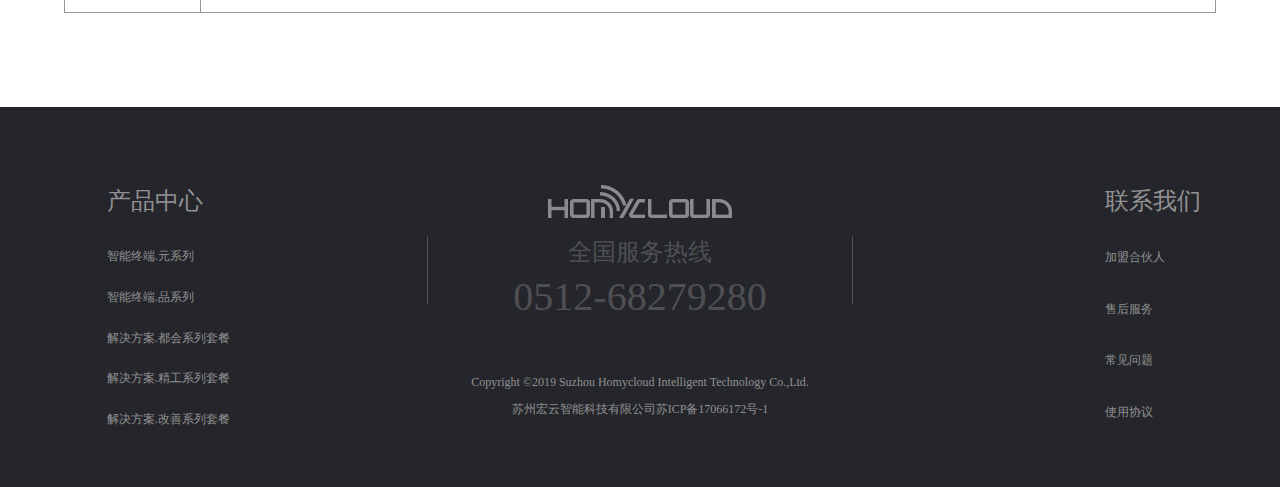
<file: productSeries.html>
<!DOCTYPE html>
<html lang="en">
<head>
	<meta charset="UTF-8">
	<meta name="viewport" content="width=device-width, initial-scale=1.0">
	<meta name="description" content="欢迎来到宏云官网">
	<link rel="stylesheet" href="css/bootstrap.css">
	<link rel="stylesheet" href="css/common.css">
	<link rel="stylesheet" href="css/productSeries.css">
	<title>宏云官网</title>
</head>
<body>
	<header>
		<nav id="navbar">
			<div class="header-logo">
				<img src="images/logo.png" alt="logo">
			</div>
			<div class="container">
				<ul class="clearfix">
					<li><a class="current" href="index.html">首页</a></li>
					<li><a href="intelligentTerminal.html">产品中心</a></li>
					<li><a href="solution.html">解决方案</a></li>
					<li><a href="support.html">服务支持</a></li>
					<li><a href="aboutUs.html">关于我们</a></li>
				</ul>
			</div>
		</nav>
	</header>
	<div class="main-content">
		<div class="banner-product">
			<div></div>
			<div class="banner-product-right">
				<div class="banner-product-item1">
					<a href="./metaSeries.html"><span>终端元系列</span></a>
				</div>
				<div class="banner-product-item2">
					<a href="./productSeries.html"><span>终端品系列</span></a>
				</div>
				<div class="banner-product-item3">
					<span>执行器</span>
				</div>
				<div class="banner-product-item4">
					<span>网关</span>
				</div>
				<div class="banner-product-item5">
					<span>附件</span>
				</div>
			</div>
		</div>
		<div class="banner-product-picture1">
			<img src="./images/banner_product_center03.png" alt="" width="100%" height="100%">
		</div>
		<div class="banner-product-picture2-word">
			<p>宏云智能家居系统</p>
			<div>

			</div>
			<p>品系列拓扑图</p>
		</div>
		<div class="banner-product-picture2">
			<img src="./images/img_topology01.png" alt="" width="100%" height="100%">
		</div>
		<div class="banner-product-picture3-word">
			<p>设备实景布置图</p>
		</div>
		<div class="banner-product-picture3-content">
			<p>把先进可靠的技术隐藏在简洁的产品理念之中,无需额外专业调试工具</p>
			<p>即可完成整体智能家居的部署</p>
		</div>
		<div class="banner-product-picture3">
			<img src="./images/product_center_plan.png" alt=""  width="80%" height="100%">
		</div>
		<div class="banner-product-picture4">
			<div class="banner-product-picture4-title">
				<p>主要功能</p>
			</div>
			<div class="banner-product-picture4-content">
				<p>智能终端作为设备总网关，支持WiFi、Zigbee、Bluetooth三种主流无线通信协议，</p>
				<p>支持多种设备接入，实现设备控制、消息提醒、语音控制等功能</p>
			</div>
		</div>
		<div class="banner-product-picture5">
			<div class="banner-product-picture5-inside">
				<div class="banner-product-picture5-inside-item1">
					<p>丰富的配色  搭配不同的装修风格</p>
				</div>
				<div class="banner-product-picture5-inside-item2"></div>
				<div class="banner-product-picture5-inside-item3">
					<img src="./images/product_center13.png" alt="">
				</div>
				<div class="banner-product-picture5-inside-item4">
					<p>MODERN</p>
				</div>
			</div>
			<div class="banner-product-picture5-outside">
				<div class="banner-product-picture5-outside-1"></div>
				<div class="banner-product-picture5-outside-2"></div>
				<div class="banner-product-picture5-outside-3"></div>
			</div>
		</div>
		<div class="banner-product-picture6">

		</div>
		<div class="banner-product-picture7">

		</div>
		<div class="banner-product-parameter">
			<div class="banner-product-parameter-names-1"></div>
			<div class="banner-product-parameter-names-2">
				<p>产品参数</p>
			</div>
			<div class="banner-product-parameter-names-3"></div>
		</div>
		<div class="banner-product-parameter-content">
			<table>
				<tr>
					<td class="product-parameter-table-names">
						<p>产品名称</p>
					</td>
					<td class="product-parameter-table-content">
						<p>智能终端</p>
					</td>
					<td class="product-parameter-table-names">
						<p>处理器</p>
					</td>
					<td class="product-parameter-table-content">
						<p>1.5GHz,4核</p>
					</td>
				</tr>
				<tr>
					<td class="product-parameter-table-names">
						<p>产品型号</p>
					</td>
					<td class="product-parameter-table-content">
						<p>ST11A201</p>
					</td>
					<td class="product-parameter-table-names">
						<p>显示屏</p>
					</td>
					<td class="product-parameter-table-content">
						<p>5.5寸TFT显示屏,1080X1920</p>
					</td>
				</tr>
				<tr>
					<td class="product-parameter-table-names">
						<p>产品尺寸</p>
					</td>
					<td class="product-parameter-table-content">
						<p>196x124x20(cm)</p>
					</td>
					<td class="product-parameter-table-names">
						<p>RAM</p>
					</td>
					<td class="product-parameter-table-content">
						<p>4GB</p>
					</td>
				</tr>
				<tr>
					<td class="product-parameter-table-names">
						<p>额定功率</p>
					</td>
					<td class="product-parameter-table-content">
						<p>5W</p>
					</td>
					<td class="product-parameter-table-names">
						<p>ROM</p>
					</td>
					<td class="product-parameter-table-content">
						<p>16GB</p>
					</td>
				</tr>
				<tr>
					<td class="product-parameter-table-names">
						<p>输入电压</p>
					</td>
					<td class="product-parameter-table-content">
						<p>DC 5V</p>
					</td>
					<td class="product-parameter-table-names">
						<p>触摸屏</p>
					</td>
					<td class="product-parameter-table-content">
						<p>电容,支持多点</p>
					</td>
				</tr>
				<tr>
					<td class="product-parameter-table-names">
						<p>输入电流</p>
					</td>
					<td class="product-parameter-table-content">
						<p>2A</p>
					</td>
					<td class="product-parameter-table-names">
						<p>氛围灯</p>
					</td>
					<td class="product-parameter-table-content">
						<p>1600万色LED灯带</p>
					</td>
				</tr>
				<tr>
					<td class="product-parameter-table-names">
						<p>无线连接</p>
					</td>
					<td class="product-parameter-table-content">
						<p>Wi-Fi IEEE 802.11 b/g/n 2.4G,</p>
						<p>Zigbee, Bluetooth 4.0</p>
					</td>
					<td class="product-parameter-table-names">
						<p>麦克风</p>
					</td>
					<td class="product-parameter-table-content">
						<p>双麦克风拾者</p>
					</td>
				</tr>
				<tr>
					<td class="product-parameter-table-names">
						<p>其他接口</p>
					</td>
					<td class="product-parameter-table-content">
						<p>IR,继电器,485接口</p>
					</td>
					<td class="product-parameter-table-names">
						<p>感应器</p>
					</td>
					<td class="product-parameter-table-content">
						<p>激光距离人体感应</p>
					</td>
				</tr>
				<tr>
					<td class="product-parameter-table-names">
						<p>系统</p>
					</td>
					<td colspan="3" class="product-parameter-table-content">
						<p>Android 8.1</p>
					</td>
				</tr>
			</table>
		</div>
	</div>
	<footer id="main-footer">
		<div class="product-center">
			<div>
				<div class="product-center-name">
					<span>产品中心</span>
				</div>
				<div class="product-center-list1">
					<span>智能终端.元系列</span>
				</div>
				<div class="product-center-list2">
					<span>智能终端.品系列</span>
				</div>
				<div class="product-center-list3">
					<span>解决方案.都会系列套餐</span>
				</div>
				<div class="product-center-list4">
					<span>解决方案.精工系列套餐</span>
				</div>
				<div class="product-center-list5">
					<span>解决方案.改善系列套餐</span>
				</div>
			</div>
		</div>
		<div class="hotline">
			<div class="hotline-logo">
				<img src="./images/logo1.png" alt="" width="184px" height="33px">
			</div>
			<div class="hotline-border">
				<div class="hotline-name">
					<span>全国服务热线</span>
				</div>
				<div class="hotline-telephone">
					<span>0512-68279280</span>
				</div>
			</div>
			<div class="company-information">
				<p>Copyright &copy;2019 Suzhou Homycloud Intelligent Technology Co.,Ltd.</p>
				<p>苏州宏云智能科技有限公司苏ICP备17066172号-1</p>
			</div> 
		</div>
		<div class="contact-us">
			<div>
				<div class="contact-us-name">
					<span>联系我们</span>
				</div>
				<div class="contact-us-name-item1">
					<span>加盟合伙人</span>
				</div>
				<div class="contact-us-name-item2">
					<span>售后服务</span>
				</div>
				<div class="contact-us-name-item3">
					<span>常见问题</span>
				</div>
				<div class="contact-us-name-item4">
					<span>使用协议</span>
				</div>
			</div>
		</div>
	</footer>
</body>
</html>
</file>
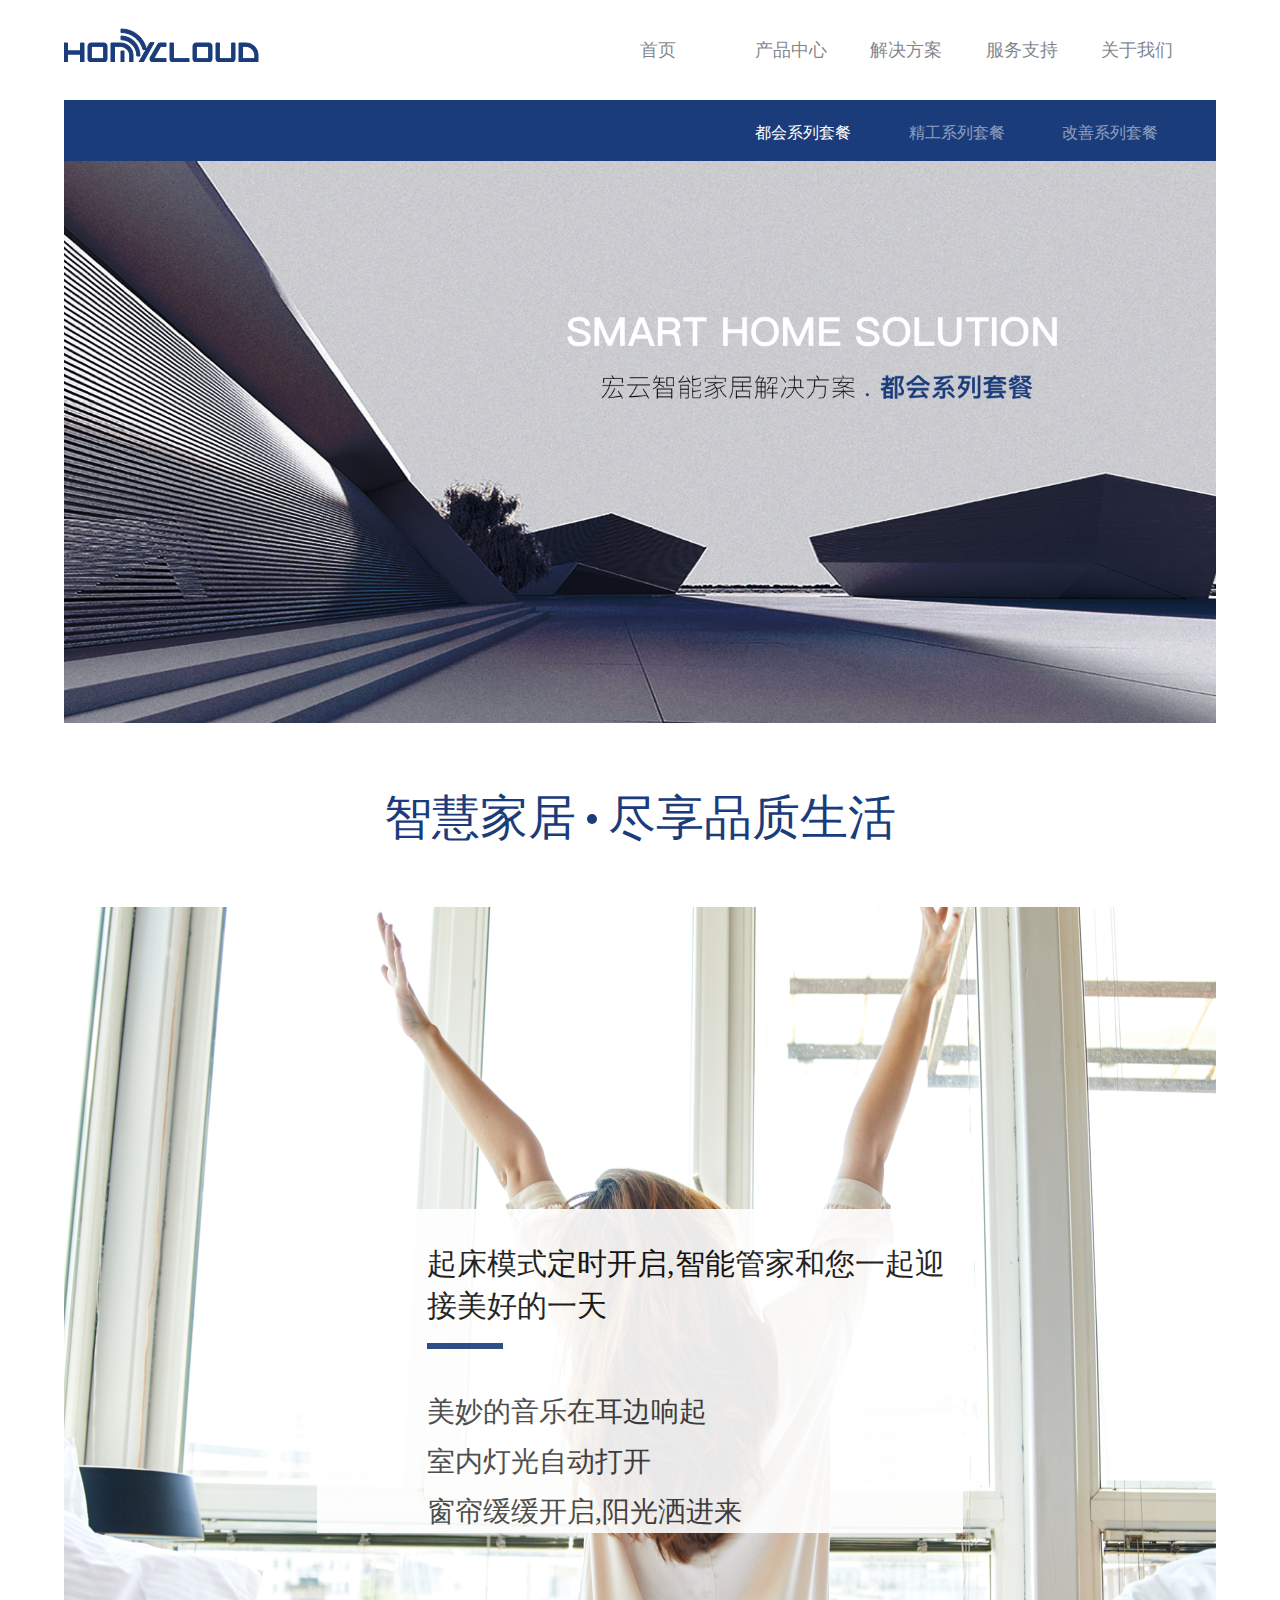
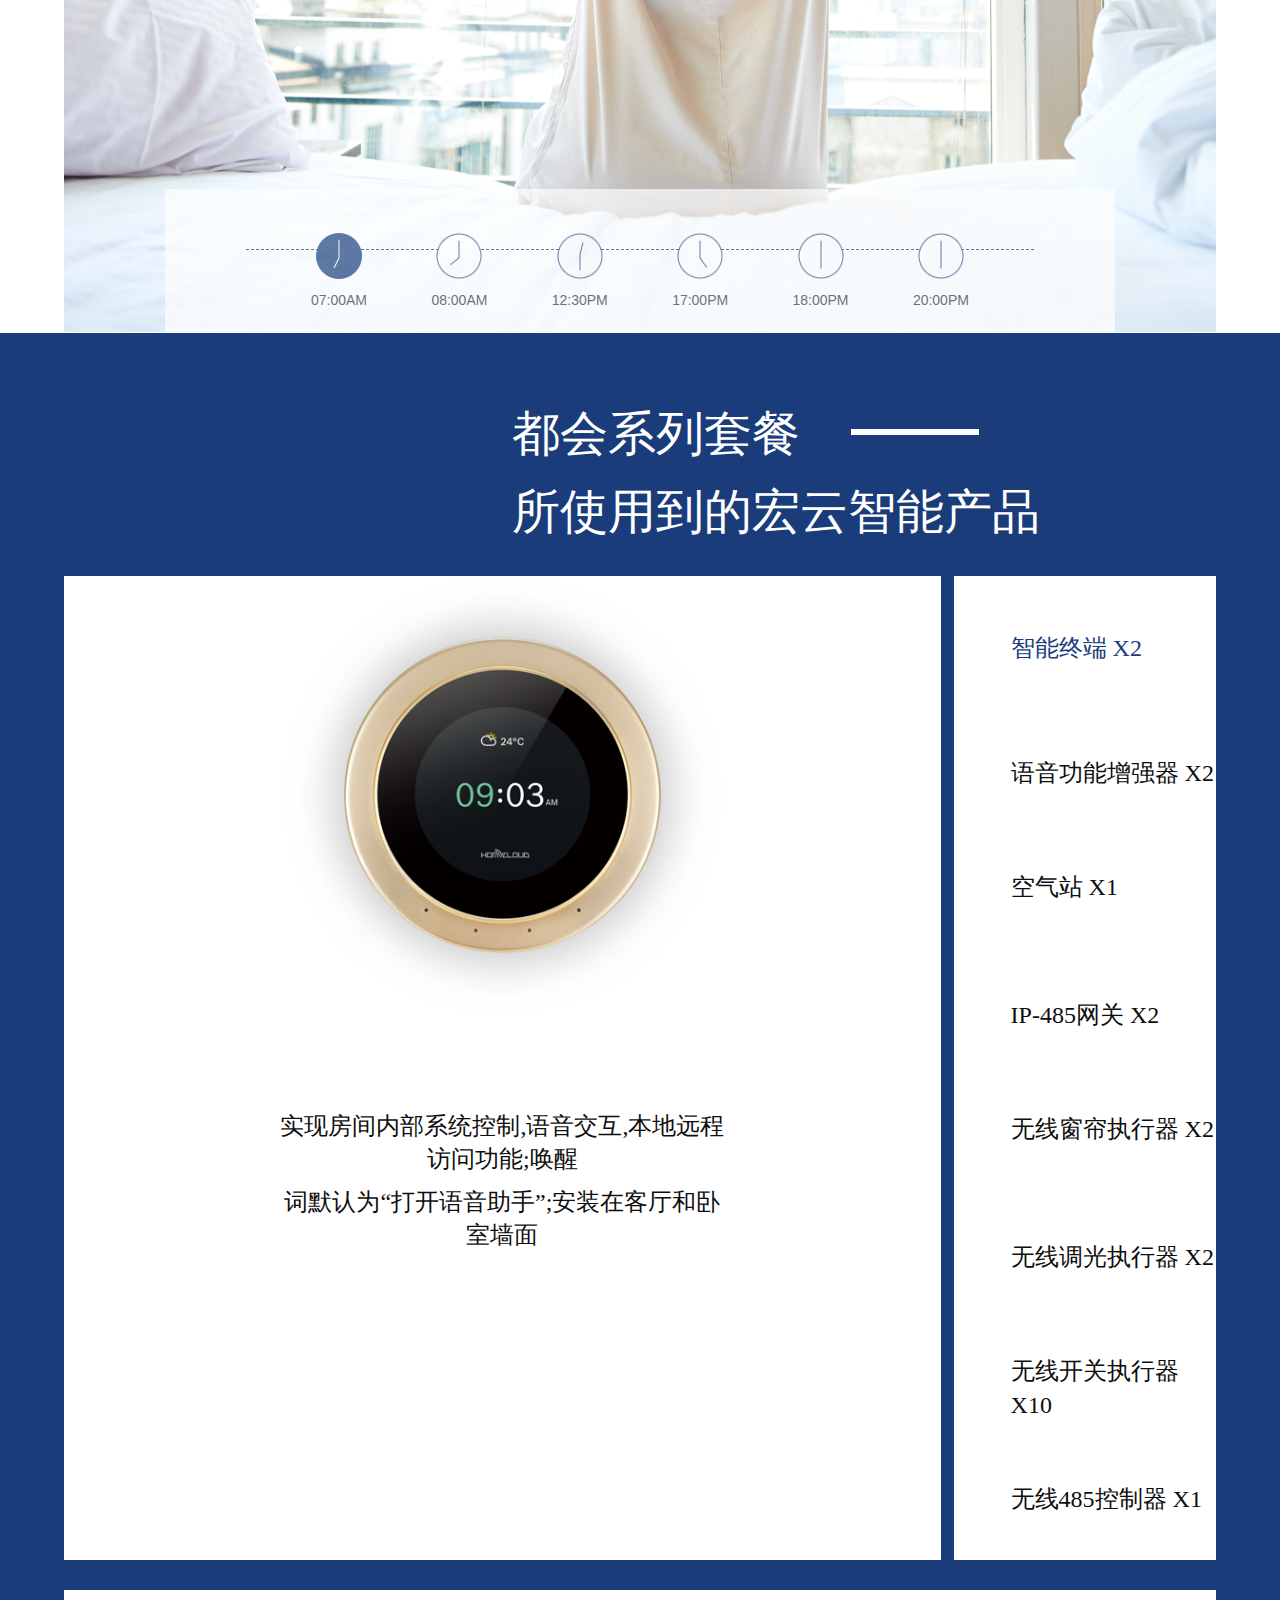
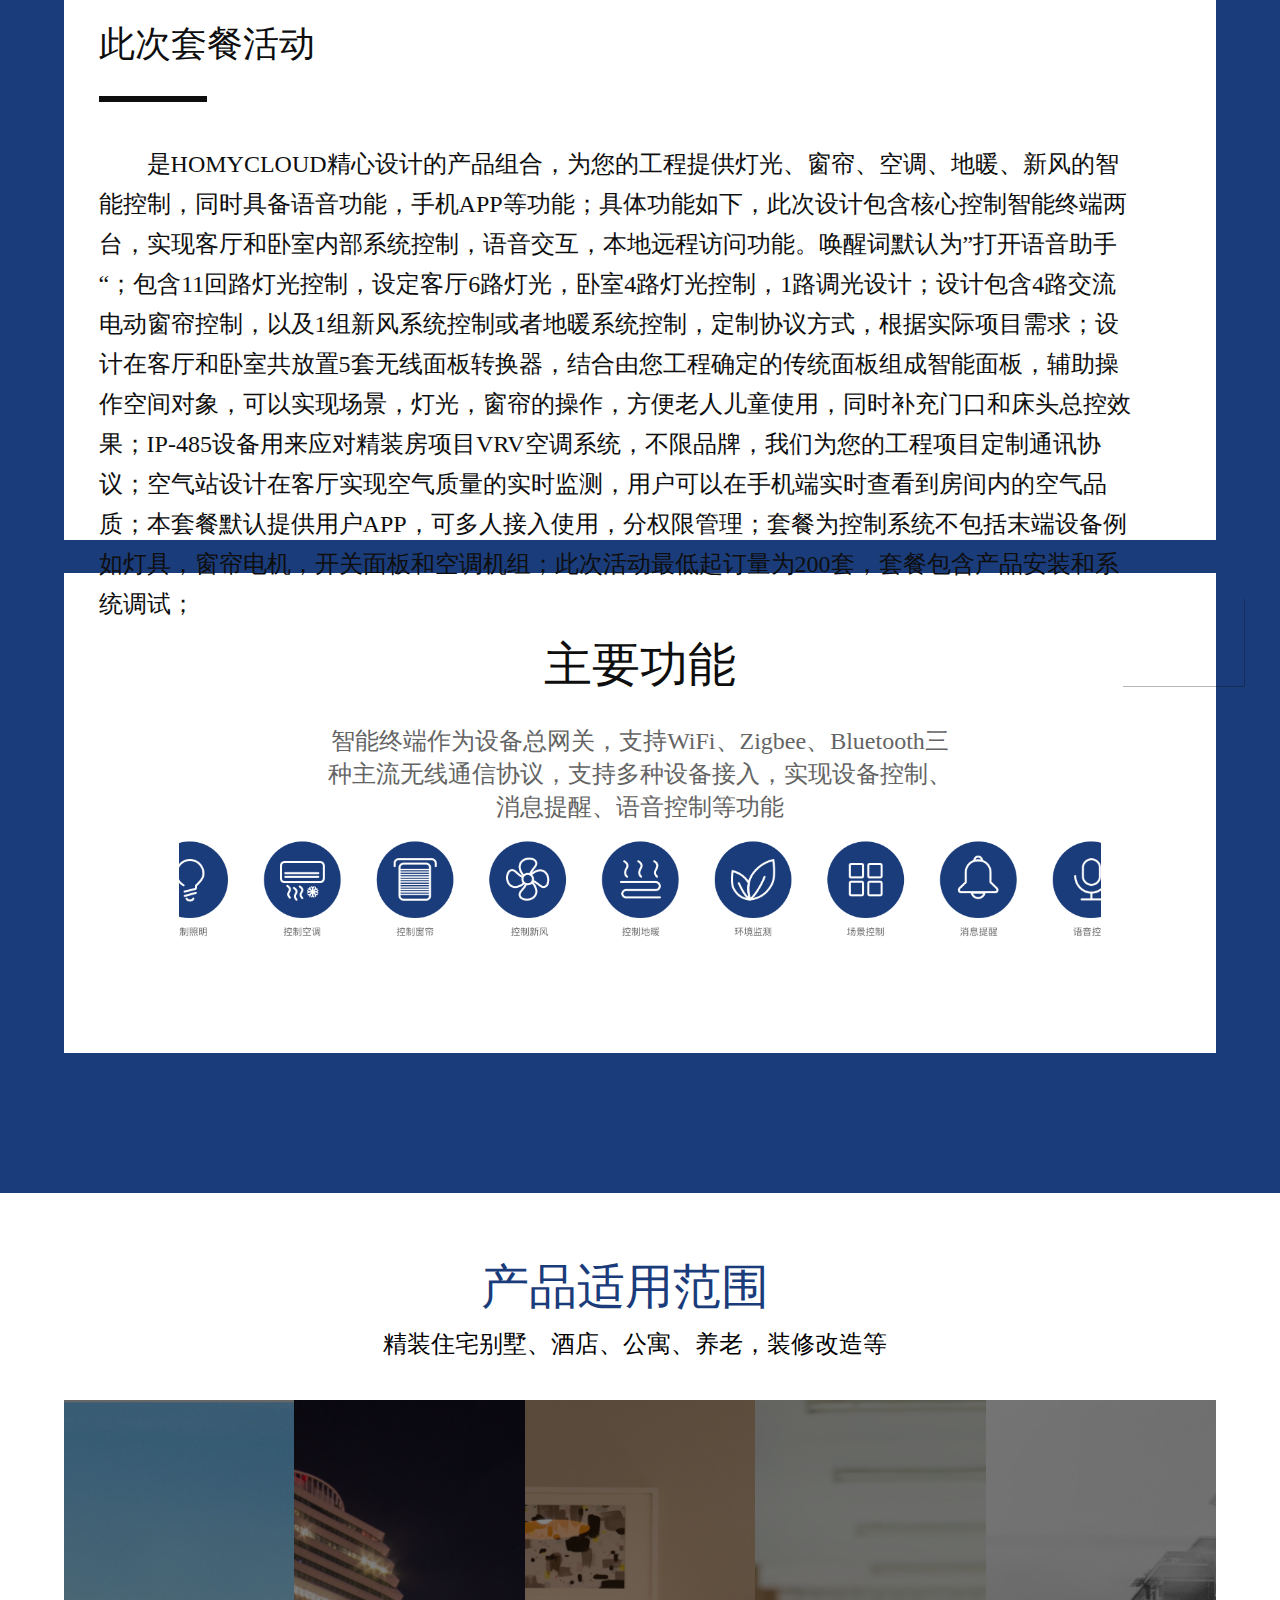
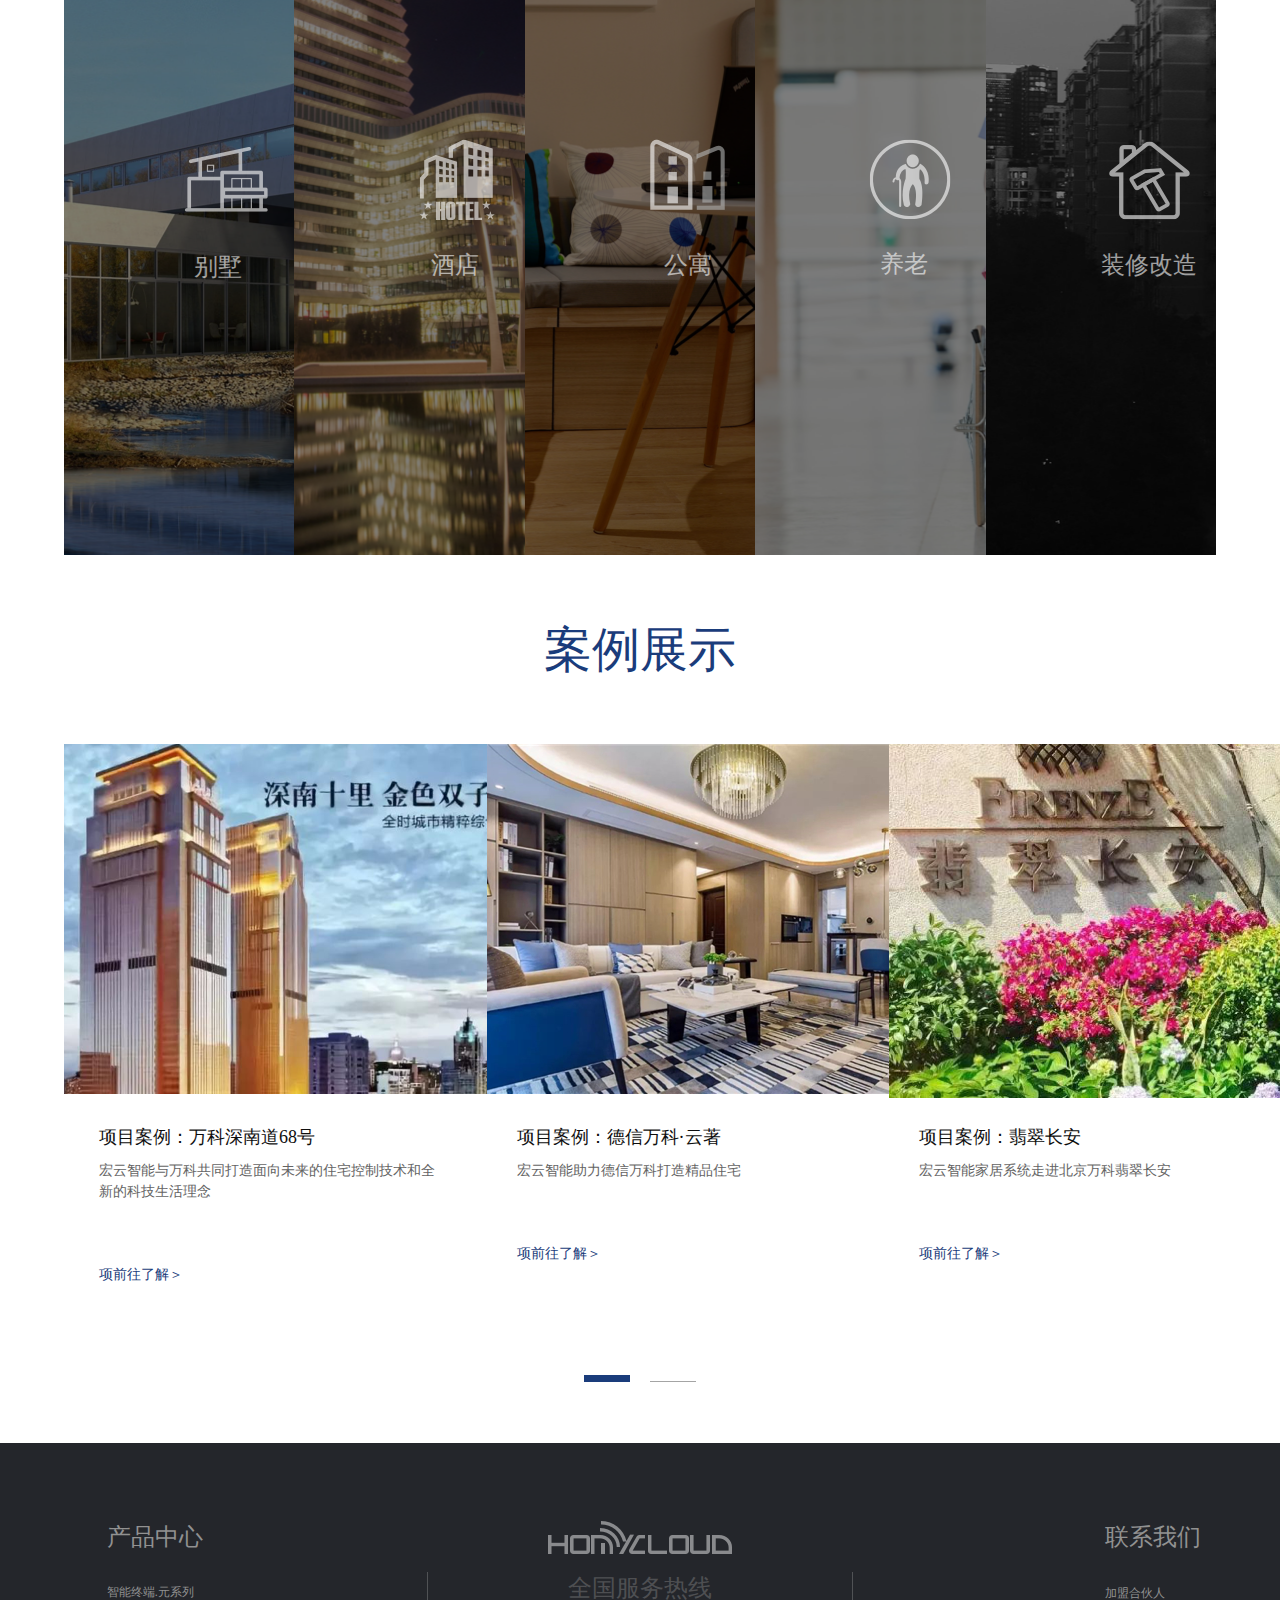
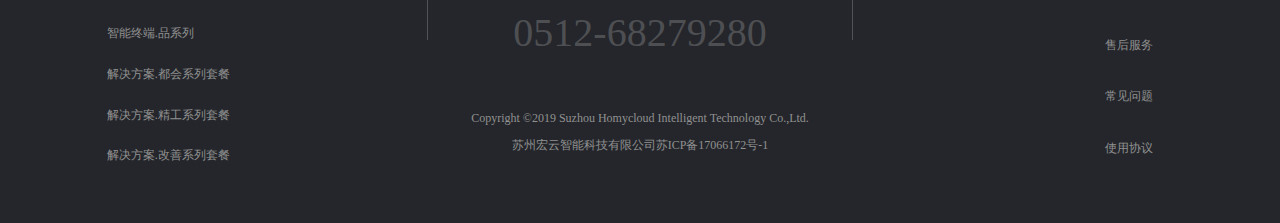
<file: solution.html>
<!DOCTYPE html>
<html lang="en">
<head>
	<meta charset="UTF-8">
	<meta name="viewport" content="width=device-width, initial-scale=1.0">
	<meta name="description" content="欢迎来到宏云官网">
	<link rel="stylesheet" href="css/bootstrap.css">
	<link rel="stylesheet" href="css/common.css">
	<link rel="stylesheet" href="css/solution.css">
	<title>宏云官网</title>
</head>
<body>
	<header> 
		<nav id="navbar">
			<div class="header-logo">
				<img src="images/logo.png" alt="logo">
			</div>
			<div class="container">
				<ul class="clearfix">
					<li><a class="current" href="index.html">首页</a></li>
					<li><a href="intelligentTerminal.html">产品中心</a></li>
					<li><a href="solution.html" class="suspension">解决方案</a></li>
					<li><a href="support.html">服务支持</a></li>
					<li><a href="aboutUs.html">关于我们</a></li>
				</ul>
			</div>
		</nav>
	</header>
	<div class="banner">
		<div class="set-meal">
			<div class="set-meal-left"></div>
			<div class="set-meal-right">
				<div class="metropolis">
					<span>都会系列套餐</span>
				</div>
				<div class="seiko">
					<span>精工系列套餐</span>
				</div>
				<div class="improve">
					<span>改善系列套餐</span>
				</div>
			</div>
		</div>
		<div class="banner-picture">
			<img src="./images/banner_solution.png" alt="" width="100%" height="100%">
		</div>
		<div class="smart-home">
			<div>智慧家居</div>
			<div class="blue-dot"></div>
			<div>尽享品质生活</div>
		</div>
		<div class="solution-picture">
			<div class="solution-words">
				<div class="solution-words-names">
					<span>起床模式定时开启,智能管家和您一起迎接美好的一天</span>
				</div>
				<div class="solution-words-names-blue-bar"></div>
				<div class="solution-words-detail">
					<p>美妙的音乐在耳边响起</p>
					<p>室内灯光自动打开</p>
					<p>窗帘缓缓开启,阳光洒进来</p>
				</div>
			</div>
			<div class="time-picture-list">
				<div class="time-picture-list-border"></div>
				<div class="time-picture-list-picture" class="clearfix">
					<div>
						<img src="./images/ic_clock01_pre.png" alt="" width="46px"  height="46px">
						<div class="time-picture-list-number">
							<span>07:00AM</span>
						</div>
					</div>
					<div>
						<img src="./images/ic_clock02_nor.png" alt="" width="46px"  height="46px">
						<div class="time-picture-list-number">
							<span>08:00AM</span>
						</div>
					</div>
					<div>
						<img src="./images/ic_clock03_nor.png" alt="" width="46px"  height="46px">
						<div class="time-picture-list-number">
							<span>12:30PM</span>
						</div>
					</div>
					<div>
						<img src="./images/ic_clock04_nor.png" alt="" width="46px"  height="46px">
						<div class="time-picture-list-number">
							<span>17:00PM</span>
						</div>
					</div>
					<div>
						<img src="./images/ic_clock05_nor.png" alt="" width="46px"  height="46px">
						<div class="time-picture-list-number">
							<span>18:00PM</span>
						</div>
					</div>
					<div>
						<img src="./images/ic_clock05_nor.png" alt="" width="46px"  height="46px">
						<div class="time-picture-list-number">
							<span>20:00PM</span>
						</div>
					</div>
				</div>
			</div>
		</div>
	</div>
	<div class="hongyun-intelligent-products">
		<div class="hongyun-intelligent-products-names">
			<div class="hongyun-intelligent-products-names-detail">
				<span>都会系列套餐</span>
			</div>
			<div class="hongyun-intelligent-products-names-detail-white-note"></div>
		</div>
		<div class="hongyun-intelligent-products-names-detail-item">
			<span>所使用到的宏云智能产品</span>
		</div>
		<div class="hongyun-intelligent-products-picture">
			<div class="hongyun-intelligent-products-picture-left">
				<div class="hongyun-intelligent-products-picture-left-item1">
					<img src="./images/img_ solution06.png" alt="" width="100%" height="100%"> 
				</div>
				<div class="hongyun-intelligent-products-picture-left-item2">
					<p>实现房间内部系统控制,语音交互,本地远程访问功能;唤醒</p>
					<p>词默认为“打开语音助手”;安装在客厅和卧室墙面</p>
				</div>
			</div>
			<div class="hongyun-intelligent-products-picture-right">
				<div class="picture-right-item1">
					<div class="picture-right-item1-words">
						<span>智能终端 X2</span>
					</div>
				</div>
				<div class="picture-right-item2">
					<div class="picture-right-item2-words">
						<span>语音功能增强器 X2</span>
					</div>
				</div>
				<div class="picture-right-item3">
					<div class="picture-right-item3-words">
						<span>空气站 X1</span>
					</div>
				</div>
				<div class="picture-right-item4">
					<div class="picture-right-item4-words">
						<span>IP-485网关 X2</span>
					</div>
				</div>
				<div class="picture-right-item5">
					<div class="picture-right-item5-words">
						<span>无线窗帘执行器 X2</span>
					</div>
				</div>
				<div class="picture-right-item6">
					<div class="picture-right-item6-words">
						<span>无线调光执行器 X2</span>
					</div>
				</div>
				<div class="picture-right-item7">
					<div class="picture-right-item7-words">
						<span>无线开关执行器 X10</span>
					</div>
				</div>
				<div class="picture-right-item8">
					<div class="picture-right-item8-words">
						<span>无线485控制器 X1</span>
					</div>
				</div>
			</div>
		</div>	
		<div class="activity">
			<div class="activity-names">
				<p>此次套餐活动</p>
			</div>
			<div class="activity-black-note"></div>
			<div class="activity-detail">
				<p>是HOMYCLOUD精心设计的产品组合，为您的工程提供灯光、窗帘、空调、地暖、新风的智能控制，同时具备语音功能，手机APP等功能；具体功能如下，此次设计包含核心控制智能终端两台，实现客厅和卧室内部系统控制，语音交互，本地远程访问功能。唤醒词默认为”打开语音助手“；包含11回路灯光控制，设定客厅6路灯光，卧室4路灯光控制，1路调光设计；设计包含4路交流电动窗帘控制，以及1组新风系统控制或者地暖系统控制，定制协议方式，根据实际项目需求；设计在客厅和卧室共放置5套无线面板转换器，结合由您工程确定的传统面板组成智能面板，辅助操作空间对象，可以实现场景，灯光，窗帘的操作，方便老人儿童使用，同时补充门口和床头总控效果；IP-485设备用来应对精装房项目VRV空调系统，不限品牌，我们为您的工程项目定制通讯协议；空气站设计在客厅实现空气质量的实时监测，用户可以在手机端实时查看到房间内的空气品质；本套餐默认提供用户APP，可多人接入使用，分权限管理；套餐为控制系统不包括末端设备例如灯具，窗帘电机，开关面板和空调机组；此次活动最低起订量为200套，套餐包含产品安装和系统调试；</p>
				<div class="activity-detail-blank-box"></div>
			</div>
			<div class="major-function">
				<div class="major-function-names">
					<span>主要功能</span>
				</div>
				<div class="major-function-item">
					<p>智能终端作为设备总网关，支持WiFi、Zigbee、Bluetooth三种主流无线通信协议，支持多种设备接入，实现设备控制、消息提醒、语音控制等功能</p>
				</div>
				<div class="major-function-picture"></div>
			</div>
		</div>
	</div>
	<div class="major-function-suit">
		<span>产品适用范围</span>
	</div>
	<div class="major-function-range">
		<span>精装住宅别墅、酒店、公寓、养老，装修改造等</span>
	</div>
	<div class="major-function-range-picture"> 
		<div class="office-building-villa-rendering-visualization">
			<div>
				<img src="./images/ic_villa_nor.png" alt="">
			</div>
			<span>别墅</span>
		</div>
		<div class="hotel">
			<div>
				<img src="./images/ic_hotel_nor.png" alt="">
			</div>
			<span>酒店</span>
		</div>
		<div class="hotel-guest-room">
			<div>
				<img src="./images/ic_apartment_nor.png" alt="">
			</div>
			<span>公寓</span>
		</div>
		<div class="asia-assistance-carer-caretaker">
			<div>
				<img src="./images/ic_aged_nor.png" alt="">
			</div>
			<span>养老</span>
		</div>
		<div class="buildings-houses-apartments">
			<div>
				<img src="./images/ic_transform_nor.png" alt="">
			</div>
			<span>装修改造</span>
		</div>
	</div>
	<div class="case-presentation">
		<span>案例展示</span>
	</div>
	<div class="case-presentation-picture">
		<div class="case-presentation-picture-item1">
			<div class="case-presentation-picture-item1-img">
				<img src="./images/img_case01.png" alt="" width="520px" height="350px">
			</div>
			<div class="case-presentation-picture-item1-names">
				<span>项目案例：万科深南道68号</span>
			</div>
			<div class="case-presentation-picture-item1-detail">
				<span>宏云智能与万科共同打造面向未来的住宅控制技术和全新的科技生活理念</span>
			</div>
			<div class="case-presentation-picture-item1-jump">
				<span>项前往了解＞</span>
			</div>
		</div>
		<div class="case-presentation-picture-item2">
			<div class="case-presentation-picture-item2-img">
				<img src="./images/img_case02.png" alt="" width="520px" height="350px">
			</div>
			<div class="case-presentation-picture-item2-names">
				<span>项目案例：德信万科·云著</span>
			</div>
			<div class="case-presentation-picture-item2-detail">
				<span>宏云智能助力德信万科打造精品住宅</span>
			</div>
			<div class="case-presentation-picture-item2-jump">
				<span>项前往了解＞</span>
			</div>
		</div>
		<div class="case-presentation-picture-item3"> 
			<div class="case-presentation-picture-item3-img">
				<img src="./images/img_case03.png" alt="" width="522px" height="354px">
			</div>
			<div class="case-presentation-picture-item3-names">
				<span>项目案例：翡翠长安</span>
			</div>
			<div class="case-presentation-picture-item3-detail">
				<span>宏云智能家居系统走进北京万科翡翠长安</span>
			</div>
			<div class="case-presentation-picture-item3-jump">
				<span>项前往了解＞</span>
			</div>
		</div>
	</div>
	<div class="case-presentation-picture-choice">
		<div class="case-presentation-picture-choice-left"></div>
		<div class="case-presentation-picture-choice-right"></div>
	</div>
	<footer id="main-footer">
		<div class="product-center">
			<div>
				<div class="product-center-name">
					<span>产品中心</span>
				</div>
				<div class="product-center-list1">
					<span>智能终端.元系列</span>
				</div>
				<div class="product-center-list2">
					<span>智能终端.品系列</span>
				</div>
				<div class="product-center-list3">
					<span>解决方案.都会系列套餐</span>
				</div>
				<div class="product-center-list4">
					<span>解决方案.精工系列套餐</span>
				</div>
				<div class="product-center-list5">
					<span>解决方案.改善系列套餐</span>
				</div>
			</div>
		</div>
		<div class="hotline">
			<div class="hotline-logo">
				<img src="./images/logo1.png" alt="" width="184px" height="33px">
			</div>
			<div class="hotline-border">
				<div class="hotline-name">
					<span>全国服务热线</span>
				</div>
				<div class="hotline-telephone">
					<span>0512-68279280</span>
				</div>
			</div>
			<div class="company-information">
				<p>Copyright &copy;2019 Suzhou Homycloud Intelligent Technology Co.,Ltd.</p>
				<p>苏州宏云智能科技有限公司苏ICP备17066172号-1</p>
			</div> 
		</div>
		<div class="contact-us">
			<div>
				<div class="contact-us-name">
					<span>联系我们</span>
				</div>
				<div class="contact-us-name-item1">
					<span>加盟合伙人</span>
				</div>
				<div class="contact-us-name-item2">
					<span>售后服务</span>
				</div>
				<div class="contact-us-name-item3">
					<span>常见问题</span>
				</div>
				<div class="contact-us-name-item4">
					<span>使用协议</span>
				</div>
			</div>
		</div>
	</footer>
</body>
</html>
</file>
<file: css/common.css>
/* navbar */
#navbar{
	padding-top: 28px;
	color: #fff;
	height: 100px;
	display: flex;
	flex-direction: row;
	width: 90%;
	margin: 0 auto;
}

.header-logo,.container{
	width: 50%;
	padding: 0;
}

.container li,.container ul{
	list-style:none;
	padding:0;
	margin:0;
 }

.container li { 
	width: 20%;
	float:left; 
	margin-top: 10px;
 }

 #navbar a{
	opacity: 0.5;
	font-family: PingFangSC-Regular;
	font-size: 18px;
	color: #050916;
	line-height: 25px;
	text-decoration:none;
}

#navbar a:hover{
	opacity: 1;
	color: #000000;
} 

/* main-foot */

#main-footer{
	width: 100%;
	margin: 0 auto;
	height: 380px;
	background: #24262B;
	display: flex;
	flex-direction:row;
}

.product-center{
	width: 40%;
}

.product-center>div{
	text-align: left;
	margin-left: 25%;
}

.product-center-name>span{
	font-family: PingFangSC-Regular;
	font-size: 24px;
	color: #919191;
	text-align: center;
	line-height: 33px;
	letter-spacing: 0;
}

.product-center-name{
	margin-top: 78px;
	height: 33px;
}

.product-center-list1{
	margin-top: 27px;
}

.product-center-list2{
	margin-top: 21px;
}

.product-center-list3{
	margin-top: 20.5px;
}

.product-center-list4{
	margin-top: 20.8px;
}

.product-center-list5{
	margin-top: 20.7px;
}


.product-center-list1>span,.product-center-list2>span,.product-center-list3>span,.product-center-list4>span,.product-center-list5>span{
	font-family: PingFangSC-Regular;
	font-size: 12px;
	color: #919191;
	text-align: center;
	line-height: 17px;
	letter-spacing: 0;
}

.hotline-logo{
	height: 33px;
	margin-top: 78px;
}

.hotline{
  width: 40%;
  text-align: center;
}

.hotline-border{
  opacity: 0.39;
  border: 1px solid #979797;
  border-top: none;
  border-bottom: none;
  height: 68px;
}

.hotline-name{
  height: 33px;
  margin: 18px auto 0 auto;
}

.hotline-name>span{
	font-family: PingFangSC-Regular;
	font-size: 24px;
	color: #919191;
	text-align: center;
	line-height: 33px;
	letter-spacing: 0;
}

.hotline-telephone{
	height: 56px;
}

.hotline-telephone>span{
	font-family: PingFangSC-Regular;
	font-size: 40px;
	color: #919191;
	line-height: 56px;
	letter-spacing: 0;
	text-align: center;
}

.company-information{
  height: 37px;
  margin-top: 70px;
}

.company-information>p{
	font-family: PingFangSC-Regular;
	font-size: 12px;
	color: #919191;
  text-align: center;
  line-height: 17px;
  letter-spacing: 0;
}

.contact-us{
	width: 40%;
	margin-top: 78px;
}

.contact-us>div{
	margin-left: 59%;
}

.contact-us-name{
  height: 33px;
}

.contact-us-name>span{
  font-family: PingFangSC-Regular;
  font-size: 24px;
  color: #919191;
	line-height: 33px;
	letter-spacing: 0;
  text-align: center;
}

.contact-us-name-item1{
	margin-top: 28px;
}

.contact-us-name-item2{
	margin-top: 32px;
}

.contact-us-name-item3{
	margin-top: 31px;
}

.contact-us-name-item4{
  margin-top: 32px;
}

.contact-us-name-item1>span,.contact-us-name-item2>span,.contact-us-name-item3>span,.contact-us-name-item4>span{
  font-family: PingFangSC-Regular;
  font-size: 12px;
  color: #919191;
	line-height: 17px;
	letter-spacing: 0;
  text-align: center;
}
</file>
<file: css/index.css>
/* main-content */ 
.main-content{
	width: 90%;
	height: auto;
	margin: 0 auto;
	background: #fff;
}

.banner{
	background:url('../images/banner_home.png') no-repeat center center/cover;
	height:790px;
}

.banner-names{
	text-align: center;
	position: relative;
	top: 119px;
}

.banner-names>span{
	font-family: PingFangSC-Semibold;
	font-size: 72px;
	color: #FFFFFF;
	letter-spacing: 0;
	line-height: 100px;
}

.banner-content{
	width: 1002px;
	margin: 130px auto 0 auto;
}

.banner-content>p{
	font-family: PingFangSC-Regular;
	font-size: 24px;
	color: #FFFFFF;
	letter-spacing: 0;
	line-height: 33px;
}

/* products-lists */
.products-lists{
	width: 100%;
	height: 550px;
	background: #1A3C7B;
	margin-top: 41px;
}

.products{
	background: #1A3C7B;
	padding: 20px 25px 15px 25px;
	display: flex;
	flex-direction:row;
	justify-content: space-between;
}

.products>div{
	width: 19%;
	height: 300px;
	background: #FFF;
}

.products-names p{
	font-family: PingFangSC-Semibold;
	font-size: 20px;
	color: #FFFFFF;
	line-height: 40px;
}

.products-introduce{
	height: 70px;
}

.products-introduce p{
	opacity: 0.5;
	font-family: PingFangSC-Regular;
	font-size: 14px;
	color: #FFFFFF;
	line-height: 22px;
}

.ic-next{
	width: 116px;
	height: 32px;
	background: #fff;
}

.ic-next>span{
	font-family: PingFangSC-Regular;
	font-size: 16px;
	color: #1A3C7B;
	line-height: 28px;
	letter-spacing: 0;
	width: 64px;
	height: 28px;
	margin: 44px 0px 5px 8px;
}

/* topological-graph */

.topological-graph{
	width: 100%;
	height: 67px;
	margin-top: 98px; 
	text-align: center;
}

.topological-graph>span{
	font-family: PingFangSC-Semibold;
	font-size: 48px;
	color: #1A3C7B;
}

.topological-graph-series{
	display: flex;
	flex-direction:row;
	width: 100%;
	margin-top: 106px;
}

.series-left{
	width: 50%;
}

.series-right{
	width: 50%;
}

.meta-series-name{
	width: 109.6px;
	height: 39.4px;
	margin: 0 auto;
	background: #1A3C7B;
}

.meta-series-name>p{
	font-family: PingFangSC-Regular;
	font-size: 24px;
	color: #FFFFFF;
	padding: 3.4px 15.6px 3.4px 15px;
}

.product-series-name{
	width: 110px;
	height: 40px;
	margin: 0 auto;
	background: #1A3C7B;
}

.product-series-name>p{
	font-family: PingFangSC-Regular;
	font-size: 24px;
	color: #FFFFFF;
	padding: 2px 16px 2px 17px;
}

.meta-series-picture{
	margin-top: 27.3px;
	background: #F1F1F1;
}

.product-series-picture{
	margin-top: 27.3px;
	margin-left: 104px;
	background: #EAEAEA;
}

.suit{
	width: 100%;
	height: 73px;
	text-align: center;
	margin-top: 37px;
}

.suit>span{
	font-family: PingFangSC-Semibold;
	font-size: 48px;
	color: #1A3C7B;
	text-align: center;
	line-height: 67px;
	letter-spacing: 0;
}

.range{
	width: 100%;
	height: 33px;
	text-align: center;
}

.range>span{
	font-family: PingFangSC-Regular;
	font-size: 24px;
	color: #000000;
	text-align: center;
}

/* range-picture */

.range-picture{
	width: 100%;
	height: 755.1px;
	display: flex;
	flex-direction:row;
	margin-top: 39.9px;
}

.office-building-villa-rendering-visualization{
	width: 20%;
	background:url('../images/office_building-villa-rendering-visualization.png') no-repeat center center/cover;
}

.hotel{
	width: 20%;
	background:url('../images/building_high_hotel_lights.png') no-repeat center center/cover;
}

.hotel-guest-room{
	width: 20%;
	background:url('../images/hotel_guest_room.png') no-repeat center center/cover;
}

.asia-assistance-carer-caretaker{
	width: 20%;
	background:url('../images/asia_assistance_carer_caretaker.png') no-repeat center center/cover;
}

.buildings-houses-apartments{
	width: 20%;
	background:url('../images/buildings_houses_apartments.png') no-repeat center center/cover;
}

.office-building-villa-rendering-visualization>div{
	margin: 347px 119.9px 38.2px 121px;
}

.hotel>div{
	margin: 339.5px 124.8px 26.7px 124.8px;
}

.hotel-guest-room>div{
	margin: 339.8px 123.5px 37.1px 125.7px;
}

.asia-assistance-carer-caretaker>div{
	margin: 339.7px 127.8px 27.1px 114.3px;
}

.buildings-houses-apartments>div{
	margin: 341.4px 121.2px 27.7px 123.1px;
}

.office-building-villa-rendering-visualization>span{
	margin-left: 130px;
}

.hotel>span{
	margin-left: 136.2px;
}

.hotel-guest-room>span{
	margin-left: 139.4px;
}

.asia-assistance-carer-caretaker>span{
	margin-left: 124.6px;
}

.buildings-houses-apartments>span{
	margin-left: 115px;
}

.range-picture span{
	opacity: 0.6;
	font-family: PingFangSC-Regular;
	font-size: 24px;
	color: #FFFFFF;
	text-align: center;
}

/* advantage */

.advantage{
	width: 100%;
	height: 573px;
	margin-top: 61px;
	background: #1A3C7B;
}

.advange-title{
	text-align: center;
	width: 100%;
	height: 68px;
	position: relative;
	top: 76px;
}

.advange-title>h1{
	font-family: PingFangSC-Semibold;
	color: #FFFFFF;
	line-height: 68px;
	letter-spacing: 0;
}

.specific-advantages{
	width: 100%;
	height: 573px;
	display: flex;
	flex-direction:row;
	margin-top: 140px;
}

.specific-advantages-item1>img,.specific-advantages-item2>img,.specific-advantages-item3>img{
	width: 159px;
	height: 159px;
}

.specific-advantages-item1-name,.specific-advantages-item2-name,.specific-advantages-item3-name{
	height: 33px;
	text-align: center;
}

.specific-advantages-item1-name>span,.specific-advantages-item2-name>span,.specific-advantages-item3-name>span{
	font-family: PingFangSC-Regular;
	font-size: 24px;
	color: #FFFFFF;
	line-height: 33px;
	letter-spacing: 0;
}

.specific-advantages-item1-picture{
	text-align: center;
}

.specific-advantages-item2-picture{
	text-align: center;}

.specific-advantages-item3-picture{
	text-align: center;}

.specific-advantages-item1{
	width: 33%;
}

.specific-advantages-item2{
	width: 33%;
}

.specific-advantages-item3{
	width: 33%;
}

.specific-advantages-item1-info{
	height: 67px;
	width: 198px;
	margin: 0 auto;
}

.specific-advantages-item2-info{
	height: 67px;
	width: 219px;
	margin: 0 auto;
}

.specific-advantages-item3-info{
	height: 101px;
	width: 214px;
	margin: 0 auto;
}

.specific-advantages-item1-info>span,.specific-advantages-item2-info>span,.specific-advantages-item3-info>span{
	opacity: 0.5;
	font-family: PingFangSC-Regular;
	font-size: 23px;
	color: #FFFFFF;
	line-height: 42px;
	letter-spacing: 0;
}

.partner{
	width: 100%;
	height: 78px;
	margin-top: 116.1px;
	text-align: center;
}

.partner>span{
	font-family: PingFangSC-Semibold;
	font-size: 48px;
	color: #1A3C7B;
	line-height: 67px;
	letter-spacing: 0;
}

.partner-picture{
	margin-bottom: 72px;
}
</file>
<file: css/aboutUs.css>
/* main-content */
.main-content{
	width: 90%;
	height: auto;
	margin: 0 auto;
	background: #fff;
}

.banner{
	background:url('../images/banner_about_us.png') no-repeat center center/cover;
	width: 100%;
	height:791px;
	opacity: 0.86;
}

.brief-introduction{
	width: 192px;
	height: 67px;
	margin: 0 auto;
	margin-top: 53px;
}

.brief-introduction>span{
	font-family: PingFangSC-Medium;
	font-size: 48px;
	letter-spacing: 0;
	line-height: 67px;
	color: #1A3C7B;
}

.company-name{
	width: 288px;
	height: 33px;
}

.company-name>span{
	font-family: PingFangSC-Medium;
	font-size: 24px;
	color: #676767;
	letter-spacing: 0;
	line-height: 33px;
}

.underline{
	margin-top: 17px;
	width: 121px;
	height: 6px;
	background: #000;
}

.company-history{
	margin-top: 55px;
}

.company-history>span{
	font-family: PingFangSC-Regular;
	font-size: 24px;
	color: #676767;
	line-height: 40px;
}

.company-vision,.company-mission,.company-core-values{
	font-family: PingFangSC-Medium;
	font-size: 24px;
	color: #676767;
	line-height: 33px;
}

.company-vision{
	margin-top: 40px;
}

.company-hope,.company-mission,.company-core-values{
	margin-top: 20px;
}

.technical-strength{
	height: 868px;
	background:url('../images/img_technical_strength.png') no-repeat center center/cover;
	margin-top: 223px;
}

.technical-strength-name{
	position: relative;
	top: 52px;
	margin:0 auto;
	width: 192px;
	height: 67px;
}

.technical-strength-name>span{
	font-family: PingFangSC-Medium;
	font-size: 48px;
	color: #FFFFFF;
	line-height: 67px;
}

.technical-strength-item1{
	margin-left: 34%;
	margin-top: 97px;
	height: 292px;
	width: 915px;
}

.technical-strength-item1>p,.technical-strength-item1>span,.technical-strength-item2>span,.technical-strength-item2>p{
	width: 915px;
	opacity: 0.6;
	font-family: PingFangSC-Regular;
	font-size: 24px;
	color: #FFFFFF;
	line-height: 40px;
}

.technical-strength-item2{
	margin-top: 62px;
	margin-left: 10%;
}

.company-honor{
	margin-top: 91px;
}

.company-honor-name{
	width: 192px;
	height: 67px;
	margin-top: 92px;
	margin:0 auto;
}

.company-honor-name>span{
	font-family: PingFangSC-Medium;
	font-size: 48px;
	color: #000000;
	line-height: 67px;
}

.company-honor-info{
	margin-top: 21px;
	margin-left: 149px;
	height: 194px;
}

.company-honor-info>span,.company-honor-info>p{
	font-family: PingFangSC-Regular;
	font-size: 24px;
	color: #676767;
	line-height: 40px;
}

.company-honor-picture{
	height: 1205px;
	margin:0 auto;
	margin-bottom: 90px;
}

.company-address{
	width: 100%;
	height: 400px;
	margin-top: 144px;
	background: #F5F5F5;
}

.company-address-detail{
	position: relative;
	top: 54px;
	width: 100%;
	height: 346px;
	margin:0 auto;
}

.company-address-detail>p,.company-address-detail-format>span{
	font-family: PingFangSC-Regular;
	font-size: 24px;
	color: #676767;
	line-height: 40px;
}

.company-address-detail-format{
	margin-top: 50px;
}

.code{
	float: right;
}

.code-word{
	margin-top: -10px;
	margin-left: 10px;
}

.code-word>span{
	font-family: PingFangSC-Regular;
	font-size: 15px;
	letter-spacing: 8px;
	color: #231916;
}
</file>
<file: css/actuator.css>
/* main-content */ 
.main-content{
	width: 90%;
	height: auto;
	margin: 37px auto 0 auto;
	background: #fff;
}

.banner-product{
	height:791px;
	background:url('../images/banner_product_center.png') no-repeat center center/cover;
}

.product-list{
	height: 160px;
	display: flex;
	flex-direction: row;
}

.product-list>div{
	width: 25%;
	text-align: center;
}

.product-list-terminal-item1,.product-list-terminal-item2,.product-list-terminal-item3,.product-list-terminal-item4{
	height: 160px;
}

.product-list-terminal-item1-words,.product-list-terminal-item2-words,.product-list-terminal-item3-words,.product-list-terminal-item4-words{
	margin:0 auto;
	margin-top: 69px;
}

.product-list-terminal-item1-words>p,.product-list-terminal-item2-words>p,.product-list-terminal-item3-words>p,.product-list-terminal-item4-words>p{
	font-family: PingFangSC-Regular;
	font-size: 18px;
	color: #000000;
	line-height: 25px;
}

.product-list-terminal-item2-ring{
	width: 17px;
	height: 17px;
	border-radius: 50%;
	border: 4px solid #1A3C7B;
	margin-top: 8px;
	margin:0 auto;
}

.actuators-item1{
	height: 557px;
	display: flex;
	flex-direction: row;
	margin-top: 60px;
	background: #F5F5F5;
}

.actuators-item1-left,.actuators-item1-right{
	width: 50%;
	height: 557px;
}

.actuators-item1-right{
	margin-left: 40px;
}

.actuators-item1-left-list{
	display: flex;
	flex-direction: row;
}

.actuators-item1-list-detail-left-words-title{
	margin-top: 110px;
	margin-left: 46px;
}

.actuators-item1-list-detail-left-words-content{
	width: 320px;
	height: 102px;
	margin-top: 16px;
	margin-left: 46px;
}

.actuators-item1-list-detail-left-words-detail{
	display: flex;
	flex-direction: row;
	margin-top: 38px;
	margin-left: 46px;
}

.actuators-item1-list-detail-left-words-next{
	margin-top: 2px;
	margin-left: 10px;
}

.actuators-item1-list-detail-left-words-content>p{
	font-family: PingFangSC-Regular;
	font-size: 24px;
	color: #2F2F2F;
	letter-spacing: 0.67px;
	line-height: 33px;
} 

.actuators-item1-list-detail-left-words-title>span{
	font-family: PingFangSC-Semibold;
	font-size: 36px;
	color: #1A3C7B;
	letter-spacing: 0px;
	line-height: 50px;
}

.actuators-item1-list-detail-left-words-detail>span{
	font-family: PingFangSC-Regular;
	font-size: 24px;
	color: #1A3C7B;
	line-height: 33px;
}

.actuators-item1-list-detail-left-picture{
	width: 297px;
	height: 260px;
	margin-top: 110px;
	margin-left: 73px;
}

.actuators-item1-right-list{
	display: flex;
	flex-direction: row;
}

.actuators-item1-list-detail-right-words-title{
	margin-top: 110px;
	margin-left: 46px;
}

.actuators-item1-list-detail-right-words-content{
	width: 320px;
	height: 102px;
	margin-top: 16px;
	margin-left: 46px;
}

.actuators-item1-list-detail-right-words-detail{
	display: flex;
	flex-direction: row;
	margin-top: 38px;
	margin-left: 46px;
}

.actuators-item1-list-detail-right-words-next{
	margin-top: 2px;
	margin-left: 10px;
}

.actuators-item1-list-detail-right-words-content>p{
	font-family: PingFangSC-Regular;
	font-size: 24px;
	color: #2F2F2F;
	letter-spacing: 0.67px;
	line-height: 33px;
} 

.actuators-item1-list-detail-right-words-title>span{
	font-family: PingFangSC-Semibold;
	font-size: 36px;
	color: #1A3C7B;
	letter-spacing: 0px;
	line-height: 50px;
}

.actuators-item1-list-detail-right-words-detail>span{
	font-family: PingFangSC-Regular;
	font-size: 24px;
	color: #1A3C7B;
	line-height: 33px;
}

.actuators-item1-list-detail-right-picture{
	width: 375px;
	height: 321px;
	margin-top: 71px;
	margin-left: 18px;
}


.product-actuator-item2{
	height: 557px;
	margin-top: 39px;
	display: flex;
	flex-direction: row;
	background: #F5F5F5;
}

.product-actuator-item2-1,.product-actuator-item2-2,.product-actuator-item2-3{
	width: 514px;
	height: 557px;
}

.product-actuator-item2-2{
	margin-left: 38px;
}

.product-actuator-item2-3{
	margin-left: 42px;
}

.product-actuator-item2-1-title{
	margin-top: 36px;
	margin-left: 95px;
}

.product-actuator-item2-2-title,.product-actuator-item2-3-title{
	margin-top: 36px;
	margin-left: 131px;
}

.product-actuator-item2-1-title,.product-actuator-item2-2-title,.product-actuator-item2-3-title{
	font-family: PingFangSC-Semibold;
	font-size: 36px;
	color: #1A3C7B;
	line-height: 50px;
}

.product-actuator-item2-1-contect,.product-actuator-item2-2-contect,.product-actuator-item2-3-contect{
	font-family: PingFangSC-Regular;
	font-size: 24px;
	color: #2F2F2F;
	letter-spacing: 0.67px;
	line-height: 33px;
}

.product-actuator-item2-1-contect{
	margin-left: 81px;
}

.product-actuator-item2-2-contect{
	margin-left: 118px;
}

.product-actuator-item2-3-contect{
	margin-left: 82px;
}

.product-actuator-item2-1-picture{
	width: 292px;
	height: 276px;
	margin-top: 92px;
	margin-left: 112px;
}

.product-actuator-item2-2-picture{
	width: 252px;
	height: 251px;
	margin-top: 98px;
	margin-left: 131px;
}

.product-actuator-item2-3-picture{
	width: 252px;
	height: 243px;
	margin-top: 93px;
	margin-left: 135px;
}
/* product-series-page-number */

.product-series-page-number{
	margin-top: 36px;
	height: 33px;
	display: flex;
	flex-direction: row;
	margin-bottom: 90px;
}

.product-series-page-number-item1,.product-series-page-number-item4{
	width: 17px;
	height: 17px;
}

.product-series-page-number-item1{
	margin-left: 865.5px;
}

.product-series-page-number-item2,.product-series-page-number-item3{
	width: 29px;
	height: 29px;
	margin-left: 36.5px;
}

.product-series-page-number-item2{
	margin-top: -5px;
	background: #1A3C7B;
}

.product-series-page-number-item3{
	margin-top: -6px;
}

.product-series-page-number-item2>p,.product-series-page-number-item3>p{
	font-family: PingFangSC-Regular;
	font-size: 24px;
	letter-spacing: 0.67px;
	line-height: 33px;
	text-align: center;
}

.product-series-page-number-item2>p{
	color: #FFFFFF;
}

.product-series-page-number-item3>p{
	color: #2F2F2F;
}

.product-series-page-number-item4{
	margin-left: 36.5px;
}
</file>
<file: css/terminal.css>
/* main-content */ 
.main-content{
	width: 90%;
	height: auto;
	margin:0 auto;
	background: #fff;
}

.banner-product{
	width: 100%;
	height:791px;
	background:url('../images/banner_product_center.png') no-repeat center center/cover;
}

.product-list{
	width: 90%;
	height: 160px;
	display: flex;
	flex-direction: row;
	margin: 0 auto;
}

.product-list>div{
	width: 25%;
	text-align: center;
}
.product-list-terminal-item1{
	height: 160px;
}

.product-list-terminal-item2{
	height: 160px;
}

.product-list-terminal-item3{
	height: 160px;
}

.product-list-terminal-item4{
	height: 160px;
}

.product-list-terminal-item1-words,.product-list-terminal-item2-words,.product-list-terminal-item3-words,.product-list-terminal-item4-words{
	margin: 0 auto;
	margin-top: 69px;
}

.product-list-terminal-item1-words>p,.product-list-terminal-item2-words>p,.product-list-terminal-item3-words>p,.product-list-terminal-item4-words>p{
	font-family: PingFangSC-Regular;
	font-size: 18px;
	color: #000000;
	line-height: 25px;
}

.product-list-terminal-item1-ring{
	width: 17px;
	height: 17px;
	border-radius: 50%;
	border: 4px solid #1A3C7B;
	margin-top: 8px;
	margin: 0 auto;
}

.product-meta-series{
	margin-top: 60px;
	height: 557px;
}

.product-meta-series-detail{
	display: flex;
	flex-direction: row;
	background: #F5F5F5;
}

.product-meta-series-left{
	width: 50%;
	margin-left: 4%;
}

.product-meta-series-right{
	width: 50%;
	margin-top: 131px;
}

.product-meta-series-right-title>span,.product-series-left-title{
	font-family: PingFangSC-Semibold;
	font-size: 36px;
	color: #1A3C7B;
	letter-spacing: 1px;
	line-height: 50px;
}

.product-meta-series-right-content{
	width: 707px;
	height: 206px;
	margin-top: 22px;
}

.product-meta-series-right-content>p,.product-series-left-content>p{
	font-family: PingFangSC-Regular;
	font-size: 24px;
	color: #2F2F2F;
	letter-spacing: 0.67px;
	line-height: 33px;
}

.product-meta-series-right-detail{
	margin-top: -9px;
	display: flex;
	flex-direction: row;
}

.product-meta-series-right-detail>span,.product-series-left-detail>span{
	font-family: PingFangSC-Regular;
	font-size: 24px;
	color: #1A3C7B;
	line-height: 33px;
}

.product-meta-series-right-next,.product-series-left-next{
	margin-top: 2px;
	margin-left: 10px;
}

.product-series{
	width: 90%;
	height: 557px;
	margin-top: 40px;
}

.product-series-detail{
	display: flex;
	flex-direction: row;
	background: #F5F5F5;
}

.product-series-left{
	width: 50%;
	margin-top: 139px;
	margin-left: 10%;
}

.product-series-left-content{
	width: 716px;
	height: 171px;
	margin-top: 22px;
}

.product-series-left-detail{
	display: flex;
	flex-direction: row;
}

.product-series-right{
	width: 50%;
	margin-top: 126px;
	margin-left: 20%;
}

.product-series-page-number{
	margin-top: 37px;
	height: 33px;
	display: flex;
	flex-direction: row;
	margin-bottom: 90px;
}

.product-series-page-number-item1,.product-series-page-number-item4{
	width: 17px;
	height: 17px;
}

.product-series-page-number-item1{
	margin-left: 865.5px;
}

.product-series-page-number-item2,.product-series-page-number-item3{
	width: 29px;
	height: 29px;
	margin-left: 36.5px;
}

.product-series-page-number-item2{
	margin-top: -5px;
	background: #1A3C7B;
}

.product-series-page-number-item3{
	margin-top: -6px;
}

.product-series-page-number-item2>p,.product-series-page-number-item3>p{
	font-family: PingFangSC-Regular;
	font-size: 24px;
	letter-spacing: 0.67px;
	line-height: 33px;
	text-align: center;
}

.product-series-page-number-item2>p{
	color: #FFFFFF;
}

.product-series-page-number-item3>p{
	color: #2F2F2F;
}

.product-series-page-number-item4{
	margin-left: 36.5px;
}
</file>
<file: css/metaSeris.css>
/* main-content */ 
.banner{
	width: 90%;
	height: auto;
	margin: 0 auto;
	display: flex;
	flex-direction: row;
}

#navbar{
	height: 70px;
}

.banner>div{
	width: 50%;
	background: #1A3C7B;
}

.banner-product{
	height: 61px;
	display: flex;
	flex-direction: row;
}

.banner-product>div{
	width: 20%;
	margin-top: 22px;
}

.banner-product-item1 span,.banner-product-item3 span,.banner-product-item2 span,.banner-product-item4 span,.banner-product-item5 span{
	font-family: PingFangSC-Regular;
	font-size: 16px;
	color: #FFFFFF;
	line-height: 22px;
	opacity: 0.5;
}

a:hover {
	font-family: PingFangSC-Regular;
	font-size: 16px;
	color: #FFFFFF;
	text-decoration:none;
	opacity: 1;
}

.banner-product-picture1{
	width: 90%;
	height: 791px;
	margin:0 auto;
	background: #F1F1F1;
}

.banner-product-picture2{
	width: 90%;
	height: 994px;
	background:url('../images/product_center_banner.png') no-repeat center center/cover;
	margin:0 auto;
}

.banner-product-picture2-item1{
	position: relative;
	top: 120px;
	margin-left: 24%;
}

.banner-product-picture3{
	height: 377px;
	position: relative;
	top: 19px;
	width: 90%;
	margin: 0 auto;
}

.banner-product-picture3-info{
	height: 28px;
	margin-top: 59px;
}

.banner-product-picture3-info>p{
	font-family: PingFangSC-Regular;
	font-size: 20px;
	color: #3D3D3D;
	line-height: 28px;
	margin-left: 694px;
}

.banner-product-picture4{
	width: 90%;
	height: 940px;
	background:url('../images/img_main_function.png') no-repeat center center/cover;
	margin:0 auto;
	margin-top: 73px;
}

.banner-product-picture4-item1{
	width: 192px;
	position: relative;
	top: 132px;
	margin: 0 auto;
}

.banner-product-picture4-item1>p{
	font-family: PingFangSC-Regular;
	font-size: 48px;
	color: #0E0E0E;
	line-height: 67px;
}

.banner-product-picture4-item2{
	width: 880px;
	height: 66px;
	position: relative;
	top: 229px;
	margin:0 auto;
}

.banner-product-picture4-item2>p{
	font-family: PingFangSC-Regular;
	font-size: 24px;
	color: #646464;
	text-align: center;
	line-height: 33px;
}

.banner-product-picture5{
	width: 90%;
	height: 942px;
	background:url('../images/img_dial.png') no-repeat center center/cover;
	margin:0 auto;
	margin-top: -48px;
}

.banner-product-picture5-item1{
	width: 192px;
	height: 67px;
	position: relative;
	top: 246px;
	margin-left: 127px;
}

.banner-product-picture5-item1>p{
	font-family: PingFangSC-Regular;
	font-size: 48px;
	color: #FFFFFF;
	line-height: 67px;
}

.banner-product-picture5-item2{
	width: 552px;
	height: 99px;
	margin-top: 246px;
	margin-left: 127px;
}

.banner-product-picture5-item2>p{
	opacity: 0.6;
	font-family: PingFangSC-Regular;
	font-size: 24px;
	color: #FFFFFF;
	line-height: 33px;
}

.banner-product-picture6{
	width: 90%;
	height: 895px;
	background:url('../images/img_sectional_view.png') no-repeat center center/cover;
	margin:0 auto;
}

.banner-product-picture7{
  width: 90%;
  margin:0 auto;
  height: 960px;
  margin-top: 142px;
}

.banner-product-picture7-word{
	width: 425px;
  position: relative;
  top: 68px;
  height: 67px;
  margin:0 auto;
}

.banner-product-picture7-word>p{
  font-family: PingFangSC-Regular;
  font-size: 48px;
  color: #1A3C7B;
}

.banner-product-picture7-content{
	width: 1105px;
	height: 72px;
	position: relative;
	top: 85px;
	margin: 0 auto;
}

.banner-product-picture7-content>p{
  font-family: PingFangSC-Regular;
  font-size: 24px;
  color: #0E0E0E;
  text-align: center;
  line-height: 36px;
}

.banner-product-picture7-item1{
  width: 90%;
  height: 800px;
  background:url('../images/img_voice_module.png') no-repeat center center/cover;
  display: flex;
  flex-direction: row;
  margin-top: -120px;
}

.banner-product-picture7-item1-left{
  margin-top: 285px;
  margin-left: 24%;
}

.banner-product-picture7-item1-right{
  margin-top: 315px;
  margin-left: 9%;
}

.banner-product-picture8{
  width: 90%;
  height: 1080px;
  background:url('../images/img_app_module.png') no-repeat center center/cover;
  margin:0 auto;
}

.banner-product-picture8-item1{
  position: relative;
  top: 82px;
  height: 67px;
  width: 493px;
  margin:0 auto;
}

.banner-product-picture8-item1>p{
  font-family: PingFangSC-Regular;
  font-size: 48px;
  color: #FFFFFF;
}

.banner-product-picture8-item2{
  width: 953px;
  margin-top: 76px;
  margin-left: 333px;
}

.banner-product-picture8-item2>p{
  font-family: PingFangSC-Regular;
  font-size: 24px;
  color: #ADAEB0;
  text-align: center;
  line-height: 36px;
}

.banner-product-parameter{
	width: 90%;
	height: 67px;
  margin:0 auto;
  margin-top: 74px;
	display: flex;
	flex-direction: row;
}

.banner-product-parameter-names-1{
	width: 620px;
	height: 34px;
  border-bottom: 2px solid #979797;
}

.banner-product-parameter-names-2{
	width: 196px;
	margin:0 auto;
	margin-top: -45px;

}

.banner-product-parameter-names-2>p{
  font-family: PingFangSC-Regular;
  font-size: 48px;
  color: #1A3C7B;
	line-height: 67px;
}

.banner-product-parameter-names-3{
	width:33%;
  height: 34px;
  border-bottom: 2px solid #979797;
	margin-left: 91px;
}

.banner-product-parameter-content{
	margin:0 auto;
	margin-top: 69px;
	margin-bottom: 86px;
}


table{
	width: 90%;
	height: 491px;
	border-collapse: collapse;
	margin: 0 auto;
}

table tr td{
	border: 1px solid #979797;
}

.product-parameter-table-names>p{
  font-family: PingFangSC-Regular;
  font-size: 24px;
  color: #898989;
  text-align: center;
	line-height: 33px;
}

.product-parameter-table-content>p{
  font-family: PingFangSC-Regular;
  font-size: 24px;
  color: #000000;
  line-height: 33px;
  text-align: right;
  margin-right: 66px;
}
</file>
<file: css/product3.css>
/* main-content */ 
.main-content{
	width: 90%;
	height: auto;
	margin: 0 auto;
	margin-bottom: 60px;
}


.banner-product{
	height: 61px;
	background: #1A3C7B;
	display: flex;
	flex-direction: row;
}

.banner-product>div{
	width: 50%;
}

.banner-product-right{
	display: flex;
	flex-direction: row;
	margin-top: 22px;
	height: 61px;
}

.banner-product-right>div{
	width: 20%;
}

.banner-product-item1>span,.banner-product-item2>span,.banner-product-item4>span,.banner-product-item5>span{
	opacity: 0.5;
	font-family: PingFangSC-Regular;
	font-size: 16px;
	color: #FFFFFF;
	line-height: 22px;
}

.banner-product-item3>span{
	font-family: PingFangSC-Regular;
	font-size: 16px;
	color: #FFFFFF;
	line-height: 22px;
}

.banner-product-introduce{
	height: 730px;
	background: #F1F1F1;
	display: flex;
	flex-direction: row;
}

.banner-product-introduce-left{
	width: 848px;
	height: 658px;
}

.banner-product-introduce-left-picture{
	width: 444px;
	height: 440px;
	margin-top: 54px;
	margin-left: 139px;
	border: 1px solid #8E8E8E;
}

.banner-product-introduce-left-picture>img{
	margin-top: 130px;
	margin-left: 120px
}

.banner-product-introduce-left-list{
	width: 573.1px;
	height: 79px;
	margin-top: 85px;
	display: flex;
	flex-direction: row;
}

.banner-product-introduce-left-list-1{
	width: 21.2px;
	height: 21.2px;
	margin-left: 149.1px;
	margin-top: 28.9px;
}

.banner-product-introduce-left-list-2{
	width: 79px;
	height: 79px;
	margin-left: 20.9px;
}

.banner-product-introduce-left-list-2>img{
	width: 68px;
	height: 63px;
	margin-top: 5px;
	margin-left: 6px;
}

.banner-product-introduce-left-list-3>img{
	margin-top: 12px;
}

.banner-product-introduce-left-list-4>img{
	margin-top: 5px;
}

.banner-product-introduce-left-list-3,.banner-product-introduce-left-list-4{
	width: 79px;
	height: 79px;
	margin-left: 61px;
}

.banner-product-introduce-left-list-5{
	width: 21.2px;
	height: 21.2px;
	margin-left: 14.9px;
	margin-top: 28.9px;
}

.banner-product-introduce-right{
	width: 772px;
	height: 604px;
	margin-top: 54px;
	background: #FFFFFF;
	box-shadow: 0 12px 13px 0 rgba(0,0,0,0.09);
}

.banner-product-introduce-right-title{
	margin-left: 100px;
	margin-top: 47px;
}

.banner-product-introduce-right-title>p{
	font-family: PingFangSC-Regular;
	font-size: 36px;
	color: #050505;
	letter-spacing: 3.6px;
	line-height: 50px;
}

.banner-product-introduce-right-title-1{
	margin-left: 100px;
}

.banner-product-introduce-right-title-1>span{
	font-family: PingFangSC-Regular;
	font-size: 18px;
	color: #050505;
	letter-spacing: 1.8px;
}

.banner-product-introduce-right-title-2{
	width: 50px;
	height: 6px;
	background: #1A3C7B;
	margin-top: 9px;
	margin-left: 100px;
}

.banner-product-introduce-right-content{
	width: 444px;
	height: 60px;
	margin-top: 29px;
	margin-left: 100px;
}

.banner-product-introduce-right-content>p{
	font-family: PingFangSC-Regular;
	font-size: 18px;
	color: #0E0E0E;
	letter-spacing: 2px;
	line-height: 30px;
}

.banner-product-introduce-right-bottom-list{
	display: flex;
	flex-direction: row;
}

.banner-product-introduce-right-bottom-left{
	width: 18px;
	height: 18px;
	border: 0px solid #1A3C7B;
	border-width: 0px 0px 0 0;
	transform: rotate(45deg);
	margin-top: 315px;
	margin-left: 471px;
	background: #fff;
}

.banner-product-introduce-right-bottom-right{
	width: 159px;
	height: 24px;
	background: #1A3C7B;
	margin-top: 312px;
	margin-left: -8px;
}

.banner-product-parameter{
	height: 810px;
	background: #1A3C7B;
	margin: 0 auto;
}

.banner-product-parameter-title{
	position: relative;
	top: 56px;
	margin-left: 5%;
	height: 50px;
}

.banner-product-parameter-title>p{
	font-family: PingFangSC-Regular;
	font-size: 36px;
	color: #FFFFFF;
	letter-spacing: 4px;
	line-height: 50px;
}

.banner-product-parameter-names{
	width: 90%;
	height: 50px;
	display: flex;
	flex-direction: row;
	position: relative;
	top: 128px;
	margin:0 auto;
}

.banner-product-parameter-names-1{
	width: 32%;
	height: 25px;
	opacity: 0.5;
	border-bottom: 1px solid #FFFFFF;
}

.banner-product-parameter-names-2{
	width: 36%;
	text-align: center;
}

.banner-product-parameter-names-2>p{
	font-family: PingFangSC-Regular;
	font-size: 36px;
	color: #FFFFFF;
	line-height: 50px;
}

.banner-product-parameter-names-3{
	width: 32%;
	height: 25px;
	opacity: 0.5;
	border-bottom: 1px solid #FFFFFF;
}

.banner-product-parameter-content{
	position: relative;
	top: 195px;
	margin:0 auto;
}

table{
	width: 90%;
	height: 369px;
	border-collapse: collapse;
	margin: 0 auto;
}

table tr td{
	border: 1px solid #FFFFFF;
}

.product-parameter-table-names>p{
	opacity: 0.5;
	font-family: PingFangSC-Regular;
	font-size: 24px;
	color: #FFFFFF;
	text-align: center;
	line-height: 33px;
}

.product-parameter-table-content>p{
	font-family: PingFangSC-Regular;
	font-size: 24px;
	color: #FFFFFF;
	text-align: right;
	padding-right: 25px;
	line-height: 33px;
}
</file>
<file: css/productSeries.css>
/* main-content */ 
.main-content{
	width: 90%;
	height: auto;
	margin: 0 auto;
}

.banner-product{
	height: 61px;
	background: #1A3C7B;
	display: flex;
	flex-direction: row;

}

.banner-product>div{
	width: 50%;
}

.banner-product-right{
	display: flex;
	flex-direction: row;
}

.banner-product-right>div{
	width: 20%;
	margin-top: 22px;
}

.banner-product-item1 span,.banner-product-item3 span,.banner-product-item2 span,.banner-product-item4 span,.banner-product-item5 span{
	opacity: 0.5;
	font-family: PingFangSC-Regular;
	font-size: 16px;
	color: #FFFFFF;
	line-height: 22px;
}

a:hover{
	font-family: PingFangSC-Regular;
	font-size: 16px;
	color: #FFFFFF;
	line-height: 22px;
}

.banner-product-picture1{
	height: 791px;
}

.banner-product-picture2-word{
	width: 754px;
	display: flex;
	flex-direction: row;
	margin-top: 72px;
	margin: 0 auto;
}

.banner-product-picture2-word>p{
	font-family: PingFangSC-Semibold;
	font-size: 48px;
	color: #1A3C7B;
	line-height: 67px;
}

.banner-product-picture2{
	height: 1123px;
	margin: 0 auto;
	margin-top: 25px;
}

.banner-product-picture3-word{
	width: 360px;
	height: 67px;
	position: relative;
	top: 58px;
	margin:0 auto;
}

.banner-product-picture3-word>p{
	font-family: PingFangSC-Semibold;
	font-size: 48px;
	color: #1A3C7B;
	line-height: 67px;
}

.banner-product-picture3-content{
	width: 728px;
	height: 66px;
	position: relative;
	top: 68px;
	margin: 0 auto;
}

.banner-product-picture3-content>p{
	font-family: PingFangSC-Regular;
	font-size: 24px;
	color: #646464;
	text-align: center;
	line-height: 33px;
}

.banner-product-picture3{
	height: 778px;
	margin: 130px auto 0 18%;
	margin-top: 130px;
}

.banner-product-picture4{
	height: 980px;
	margin-top: 24px;
	background:url('../images/img_main_function02.png') no-repeat center center/cover;
}

.banner-product-picture4-title{
	width: 192px;
	height: 67px;
	position: relative;
	top: 48px;
	margin:0 auto;
}

.banner-product-picture4-title>p{
	font-family: PingFangSC-Semibold;
	font-size: 48px;
	color: #FFFFFF;
	line-height: 67px;
}

.banner-product-picture4-content{
	width: 891px;
	height: 66px;
	position: relative;
	top: 92px;
	margin: 0 auto;
}

.banner-product-picture4-content>p{
	opacity: 0.6;
	font-family: PingFangSC-Regular;
	font-size: 24px;
	color: #FFFFFF;
	text-align: center;
	line-height: 33px;
}

.banner-product-picture5{
	height: 1057px;
	background:url('../images/img_reproduction01.png') no-repeat center center/cover;
}

.banner-product-picture5-inside{
	position: relative;
	top: 173px;
	width: 80%;
	height: 698px;
	position: relative;
	top: 173px;
	margin: 0 auto;
	opacity: 0.9;
	background: #FFFFFF;
}

.banner-product-picture5-inside-item1{
	width: 51%;
	height: 67px;
	position: relative;
	top: 60px;
	margin: 0 auto;
}

.banner-product-picture5-inside-item1>p{
	font-family: PingFangSC-Semibold;
	font-size: 48px;
	color: #183772;
	line-height: 67px;
}

.banner-product-picture5-inside-item2{
	width: 10%;
	height: 6px;
	position: relative;
	top: 73px;
	margin: 0 auto;
	background: #183772;
}

.banner-product-picture5-inside-item3{
	width: 40%;
	height: 351px;
	position: relative;
	top: 125px;
	margin-top: 116px;
	margin: 0 auto;
}

.banner-product-picture5-inside-item4{
	width: 8%;
	height: 33px;
	position: relative;
	top: 145px;
	margin: 0 auto;
}

.banner-product-picture5-outside{
	width: 80%;
	height: 6px;
	background: #FFFFFF;
	position: relative;
	top: 200px;
	margin: 0 auto;
	display: flex;
	flex-direction: row;
}

.banner-product-picture5-outside-1{
	width: 40%;
	height: 6px;
}

.banner-product-picture5-outside-2{
	width: 20%;
	height: 6px;
	background: #1A3C7B;
}


.banner-product-picture6{
	height: 980px;
	background:url('../images/img_remote_control.png') no-repeat center center/cover;
}

.banner-product-picture7{
	height: 860px;
	background:url('../images/img_phone_app.png') no-repeat center center/cover;
}

.banner-product-parameter{
	height: 67px;
  margin-top: 70px;
	display: flex;
	flex-direction: row;
}

.banner-product-parameter-names-1{
	width: 40%;
	height: 34px;
  border-bottom: 2px solid #979797;
}

.banner-product-parameter-names-2{
	width: 20%;
	margin: 0 auto;
	text-align: center;
}

.banner-product-parameter-names-2>p{
  font-family: PingFangSC-Regular;
  font-size: 48px;
  color: #1A3C7B;
	line-height: 67px;
}

.banner-product-parameter-names-3{
	width: 40%;
  height: 34px;
  border-bottom: 2px solid #979797;
}

.banner-product-parameter-content{
	margin-top: 69px;
	margin-bottom: 94px;
}


table{
	width: 100%;
	height: 688px;
	border-collapse: collapse;
}

table tr td{
	border: 1px solid #979797;
}

.product-parameter-table-names>p{
  font-family: PingFangSC-Regular;
  font-size: 24px;
  color: #898989;
  text-align: center;
	line-height: 33px;
}

.product-parameter-table-content>p{
  font-family: PingFangSC-Regular;
  font-size: 24px;
  color: #000000;
  line-height: 33px;
  text-align: right;
  margin-right: 31px;
}
</file>
<file: css/solution.css>
/* main-content */

.banner{
	width: 90%;
	height: auto;
	margin: 0 auto;
	background: #fff;
}

.set-meal{
	height: 61px;
	background: #1A3C7B;
	display: flex;
	flex-direction:row;
}

.set-meal-left{
	width: 60%;
}

.set-meal-right{
	width: 40%;
	display: flex;
	flex-direction: row;
}

.set-meal-right>div{
	width: 33.3%;
	margin-top: 22px;
}

.metropolis>span{
	font-family: PingFangSC-Regular;
	font-size: 16px;
	color: #FFFFFF;
	line-height: 22px;
}

.seiko>span,.improve>span{
	opacity: 0.5;
	font-family: PingFangSC-Regular;
	font-size: 16px;
	color: #FFFFFF;
}


.banner-picture{
	width: 100%;
}

.smart-home{
	width: 512px;
	display: flex;
	flex-direction:row;
	position: relative;
	top: 61px;
	margin: 0 auto;
}

.smart-home>div{
	font-family: PingFangSC-Semibold;
	font-size: 48px;
	color: #1A3C7B;
}

.blue-dot{
	background: #1A3C7B;
	width: 10px;
	height: 10px;
	border-radius: 50%;
	margin: 30px 11px 0px 11px;
}

.solution-picture{
	height: 1024.7px;
	position: relative;
	top: 115px;
	margin: 0 auto;
	background:url('../images/img_solution03.png') no-repeat center center/cover;
}

.solution-words{
	width: 56%;
	height: 324px;
	opacity: 0.9;
	background: #FFFFFF;
	position: relative;
	top: 302px;
	margin: 0 auto;
}

.solution-words-names{
	position: relative;
	top: 34px;
	margin-left: 17%;
}

.solution-words-names>span{
	font-family: PingFangSC-Medium;
	font-size: 30px;
	color: #0E0E0E;
	line-height: 42px;
}

.solution-words-names-blue-bar{
	width: 76px;
	height: 6px;
	background: #1A3C7B;
	margin-left: 17%;
	margin-top: 50px;
}

.solution-words-detail{
	margin-top: 43px;
	margin-left: 17%;
}

.solution-words-detail>p{
	font-family: PingFangSC-Regular;
	font-size: 28px;
	color: #3D3D3D;
	line-height: 40px;
}

.time-picture-list{
	width: 82.5%;
	height: 143px;
	opacity: 0.68;
	background: #FFFFFF;
	position: relative;
	top: 558px;
	margin: 0 auto;
}

.time-picture-list-border{
	width: 83%;
	height: 60.5px;
	margin: 0 auto;
	border-bottom: 1px dashed #1A3C7B;
	z-index: -1;
}

.time-picture-list-picture{
	width: 76%;
	display: flex;
	flex-direction: row;
	margin: 0 auto;
	margin-top: -1.7%;
}

.time-picture-list-picture>div{
	float: left;
	width: 16.7%;
	height: 77px;
	text-align: center;
}

.time-picture-list-number{
	margin-top: 11px;
}

.hongyun-intelligent-products{
	height: 2460px;
	background: #1A3C7B;
	margin: 0 auto;
	margin-top: 116px;
}

.hongyun-intelligent-products-names{
	display: flex;
	flex-direction:row;
	position: relative;
	top: 67px;
	height: 67px;
}

.hongyun-intelligent-products-names-detail,.hongyun-intelligent-products-names-detail-item{
	margin-left: 40%;
}

.hongyun-intelligent-products-names-detail>span,.hongyun-intelligent-products-names-detail-item>span{
	font-family: PingFangSC-Semibold;
	font-size: 48px;
	color: #FFFFFF;
	line-height: 67px;
}

.hongyun-intelligent-products-names-detail-white-note{
	width: 10%;
	height: 6px;
	background: #FFFFFF;
	margin-top: 29px;
	margin-left: 4%;
}

.hongyun-intelligent-products-names-detail-item{
	margin-top: 78px;
}

.hongyun-intelligent-products-picture{
	margin-top: 31px;
	display: flex;
	flex-direction:row;
}

.hongyun-intelligent-products-picture-left{
	margin-left: 5%;
	background: #FFFFFF;
	width: 68.5%;
	height: 984px;
}

.hongyun-intelligent-products-picture-right{
	background: #FFFFFF;
	width: 20.5%;
	height: 984px;
	margin-left: 1%;
}

.hongyun-intelligent-products-picture-left-item1{
	width: 50%;
	margin-top: 56px;
	margin: 0 auto;
}

.hongyun-intelligent-products-picture-left-item2{
	width: 52%;
	height: 66px;
	position: relative;
	top: 96px;
	margin: 0 auto;
}

.hongyun-intelligent-products-picture-left-item2>p{
	font-family: PingFangSC-Regular;
	font-size: 24px;
	color: #0E0E0E;
	text-align: center;
	line-height: 33px;
}

.picture-right-item1,.picture-right-item2,.picture-right-item3,.picture-right-item4,.picture-right-item5,.picture-right-item6,.picture-right-item7,.picture-right-item8{
	height: 130px;
}

.picture-right-item2,.picture-right-item3,.picture-right-item4,.picture-right-item5,.picture-right-item6,.picture-right-item7,.picture-right-item8{
	margin-top: -8px;
}

.picture-right-item1-words,.picture-right-item2-words,.picture-right-item3-words,.picture-right-item4-words,.picture-right-item5-words,.picture-right-item6-words,.picture-right-item7-words,.picture-right-item8-words{
	margin-left: 57px;
}

.picture-right-item1-words{
	position: relative;
	top: 55px;
}

.picture-right-item2-words{
	position: relative;
	top: 58px;
}

.picture-right-item3-words{
	position: relative;
	top: 50px;
}

.picture-right-item4-words{
	position: relative;
	top: 56px;
}

.picture-right-item5-words{
	position: relative;
	top: 48px;
}

.picture-right-item6-words{
	position: relative;
	top: 54px;
}

.picture-right-item7-words{
	position: relative;
	top: 46px;
}

.picture-right-item8-words{
	position: relative;
	top: 52px;
} 

.picture-right-item1-words>span{
	font-family: PingFangSC-Regular;
	font-size: 24px;
	color: #1A3C7B;
	text-align: center;
}

.picture-right-item2-words>span,.picture-right-item3-words>span,.picture-right-item4-words>span,.picture-right-item5-words>span,.picture-right-item6-words>span,.picture-right-item7-words>span,.picture-right-item8-words>span{
	font-family: PingFangSC-Regular;
	font-size: 24px;
	color: #0E0E0E;
	text-align: center;
}


.activity{
	width: 90%;
	height: 550px;
	margin: 0 auto;
	margin-top: 30px;
	background: #FFFFFF;
}

.activity-names{
	width: 216px;
	height: 50px;
	position: relative;
	top: 29px;
	margin-left: 3%;
}

.activity-names>p{
	font-family: PingFangSC-Regular;
	font-size: 36px;
	color: #0E0E0E;
	line-height: 50px;
}

.activity-black-note{
	width: 108px;
	height: 6px;
	background: #0E0E0E;
	margin-top: 56px;
	margin-left: 3%;
}

.activity-detail{
	width: 90%;
	height: 376px;
	margin-top: 42px;
	margin-left: 3%;
}

.activity-detail>p{
	text-indent: 2em;
	font-family: PingFangSC-Regular;
	font-size: 24px;
	color: #0E0E0E;
	line-height: 40px;
}

.activity-detail-blank-box{
	width: 122px;
	height: 88px;
	position: absolute;
	margin-top: -35px;
	margin-left: 80%;
	opacity: 0.3;
	border-right: 1px solid #111111;
	border-bottom: 1px solid #111111;
}

.major-function{
	height: 480px;
	background: #FFFFFF;
	margin-top: 53px;
}

.major-function-names{
	width: 192px;
	height: 67px;
	position: relative;
	top: 58px;
	margin: 0 auto;
}

.major-function-names>span{
	font-family: PingFangSC-Semibold;
	font-size: 48px;
	color: #0E0E0E;
	line-height: 67px;
}

.major-function-item{
	width: 55%;
	height: 66px;
	margin: 0 auto;
	margin-top: 85px;
}

.major-function-item>p{
	font-family: PingFangSC-Regular;
	font-size: 24px;
	color: #646464;
	text-align: center;
	line-height: 33px;
}

.major-function-picture{
	width: 80%;
	margin: 0 auto;
	height: 323px;
	margin-top: -138px;
	background: url(../images/solution_main_function.png) no-repeat center center/cover;
}

.major-function-suit{
	width: 318px;
	height: 73px;
	margin: 0 auto;
	margin-top: 60px;
}

.major-function-suit>span{
	font-family: PingFangSC-Semibold;
	font-size: 48px;
	color: #1A3C7B;
	text-align: center;
	line-height: 67px;
	letter-spacing: 0;
}

.major-function-range{
	width: 515px;
	height: 33px;
	margin: 0 auto;
	margin-top: 1px;
}

.major-function-range>span{
	font-family: PingFangSC-Regular;
	font-size: 24px;
	color: #000000;
	text-align: center;
}

.major-function-range-picture{
	width: 90%;
	height: 755.1px;
	display: flex;
	flex-direction: row;
	margin: 0 auto;
	margin-top: 39.9px;
}

.office-building-villa-rendering-visualization{
	width: 20%;
	background:url('../images/office_building-villa-rendering-visualization.png') no-repeat center center/cover;
}

.hotel{
	width: 20%;
	background:url('../images/building_high_hotel_lights.png') no-repeat center center/cover;
}

.hotel-guest-room{
	width: 20%;
	background:url('../images/hotel_guest_room.png') no-repeat center center/cover;
}

.asia-assistance-carer-caretaker{
	width: 20%;
	background:url('../images/asia_assistance_carer_caretaker.png') no-repeat center center/cover;
}

.buildings-houses-apartments{
	width: 20%;
	background:url('../images/buildings_houses_apartments.png') no-repeat center center/cover;
}

.office-building-villa-rendering-visualization>div{
	margin: 347px 119.9px 38.2px 121px;
}

.hotel>div{
	margin: 339.5px 124.8px 26.7px 124.8px;
}

.hotel-guest-room>div{
	margin: 339.8px 123.5px 37.1px 125.7px;
}

.asia-assistance-carer-caretaker>div{
	margin: 339.7px 127.8px 27.1px 114.3px;
}

.buildings-houses-apartments>div{
	margin: 341.4px 121.2px 27.7px 123.1px;
}

.office-building-villa-rendering-visualization>span{
	margin-left: 130px;
}

.hotel>span{
	margin-left: 136.2px;
}

.hotel-guest-room>span{
	margin-left: 139.4px;
}

.asia-assistance-carer-caretaker>span{
	margin-left: 124.6px;
}

.buildings-houses-apartments>span{
	margin-left: 115px;
}

.major-function-range-picture span{
	opacity: 0.6;
	font-family: PingFangSC-Regular;
	font-size: 24px;
	color: #FFFFFF;
	text-align: center;
}

.case-presentation{
	width: 192px;
	margin: 0 auto;
	margin-top: 61px;
}

.case-presentation>span{
	font-family: PingFangSC-Semibold;
	font-size: 48px;
	color: #1A3C7B;
}

.case-presentation-picture{
	width: 90%;
	height: 550px;
	display: flex;
	flex-direction: row;
	margin: 0 auto;
	margin-top: 60px;
}

.case-presentation-picture>div{
	width: 33.3%;
}

.case-presentation-picture-item2{
	margin-left: 39px;
}

.case-presentation-picture-item3{
	margin-left: 19px;
}

.case-presentation-picture-item1-names,.case-presentation-picture-item1-detail,.case-presentation-picture-item1-jump{
	margin-left: 35px;
}

.case-presentation-picture-item2-names,.case-presentation-picture-item2-detail,.case-presentation-picture-item2-jump{
	margin-left: 30px;
}

.case-presentation-picture-item3-names,.case-presentation-picture-item3-detail,.case-presentation-picture-item3-jump{
	margin-left: 30px;
}

.case-presentation-picture-item1-names,.case-presentation-picture-item2-names{
	margin-top: 31px;
}

.case-presentation-picture-item3-names{
	margin-top: 27px;
}

.case-presentation-picture-item1-names>span,.case-presentation-picture-item2-names>span,.case-presentation-picture-item3-names>span{
	font-family: PingFangSC-Regular;
	font-size: 18px;
	color: #0E0E0E;
	line-height: 25px;
}

.case-presentation-picture-item1-detail,.case-presentation-picture-item2-detail,.case-presentation-picture-item3-detail{
	margin-top: 10px;
}

.case-presentation-picture-item1-detail>span,.case-presentation-picture-item2-detail>span,.case-presentation-picture-item3-detail>span{
	font-family: PingFangSC-Regular;
	font-size: 14px;
	color: #646464;
	line-height: 20px;
}

.case-presentation-picture-item1-jump,.case-presentation-picture-item2-jump,.case-presentation-picture-item3-jump{
	margin-top: 62px;
}

.case-presentation-picture-item1-jump>span,.case-presentation-picture-item2-jump>span,.case-presentation-picture-item3-jump>span{
	font-family: PingFangSC-Regular;
	font-size: 14px;
	color: #1A3C7B;
}

.case-presentation-picture-choice{
	width: 112.9px;
	height: 7px;
	margin: 81px auto 61px auto;
	display: flex;
	flex-direction: row;
}

.case-presentation-picture-choice-left{
	width: 46.4px;
	height: 7px;
	transform: scaleY(-1);
	background: #1A3C7B;
}

.case-presentation-picture-choice-right{
	width: 46.4px;
	height: 1px;
	transform: scaleY(-1);
	background: #A4A4A4;
	margin-top: 6px;
	margin-left: 20.1px;
}
</file>
